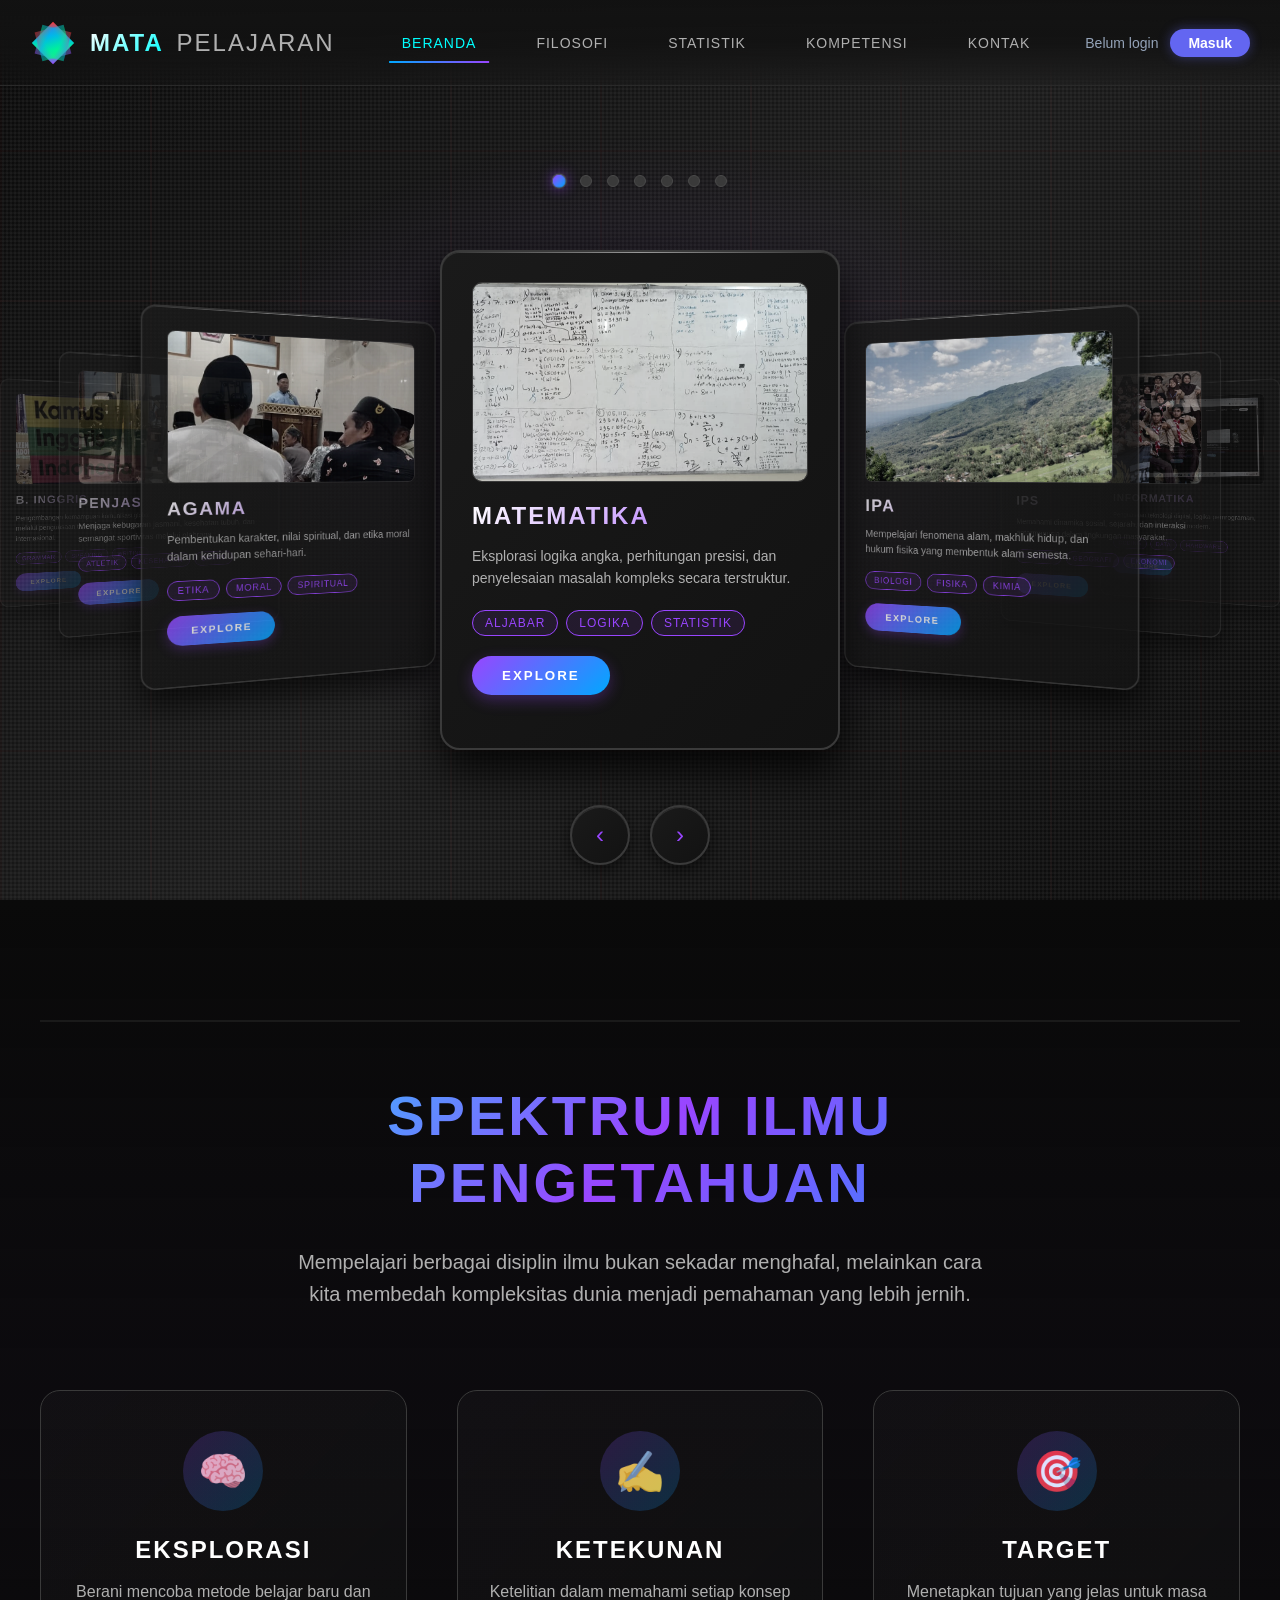
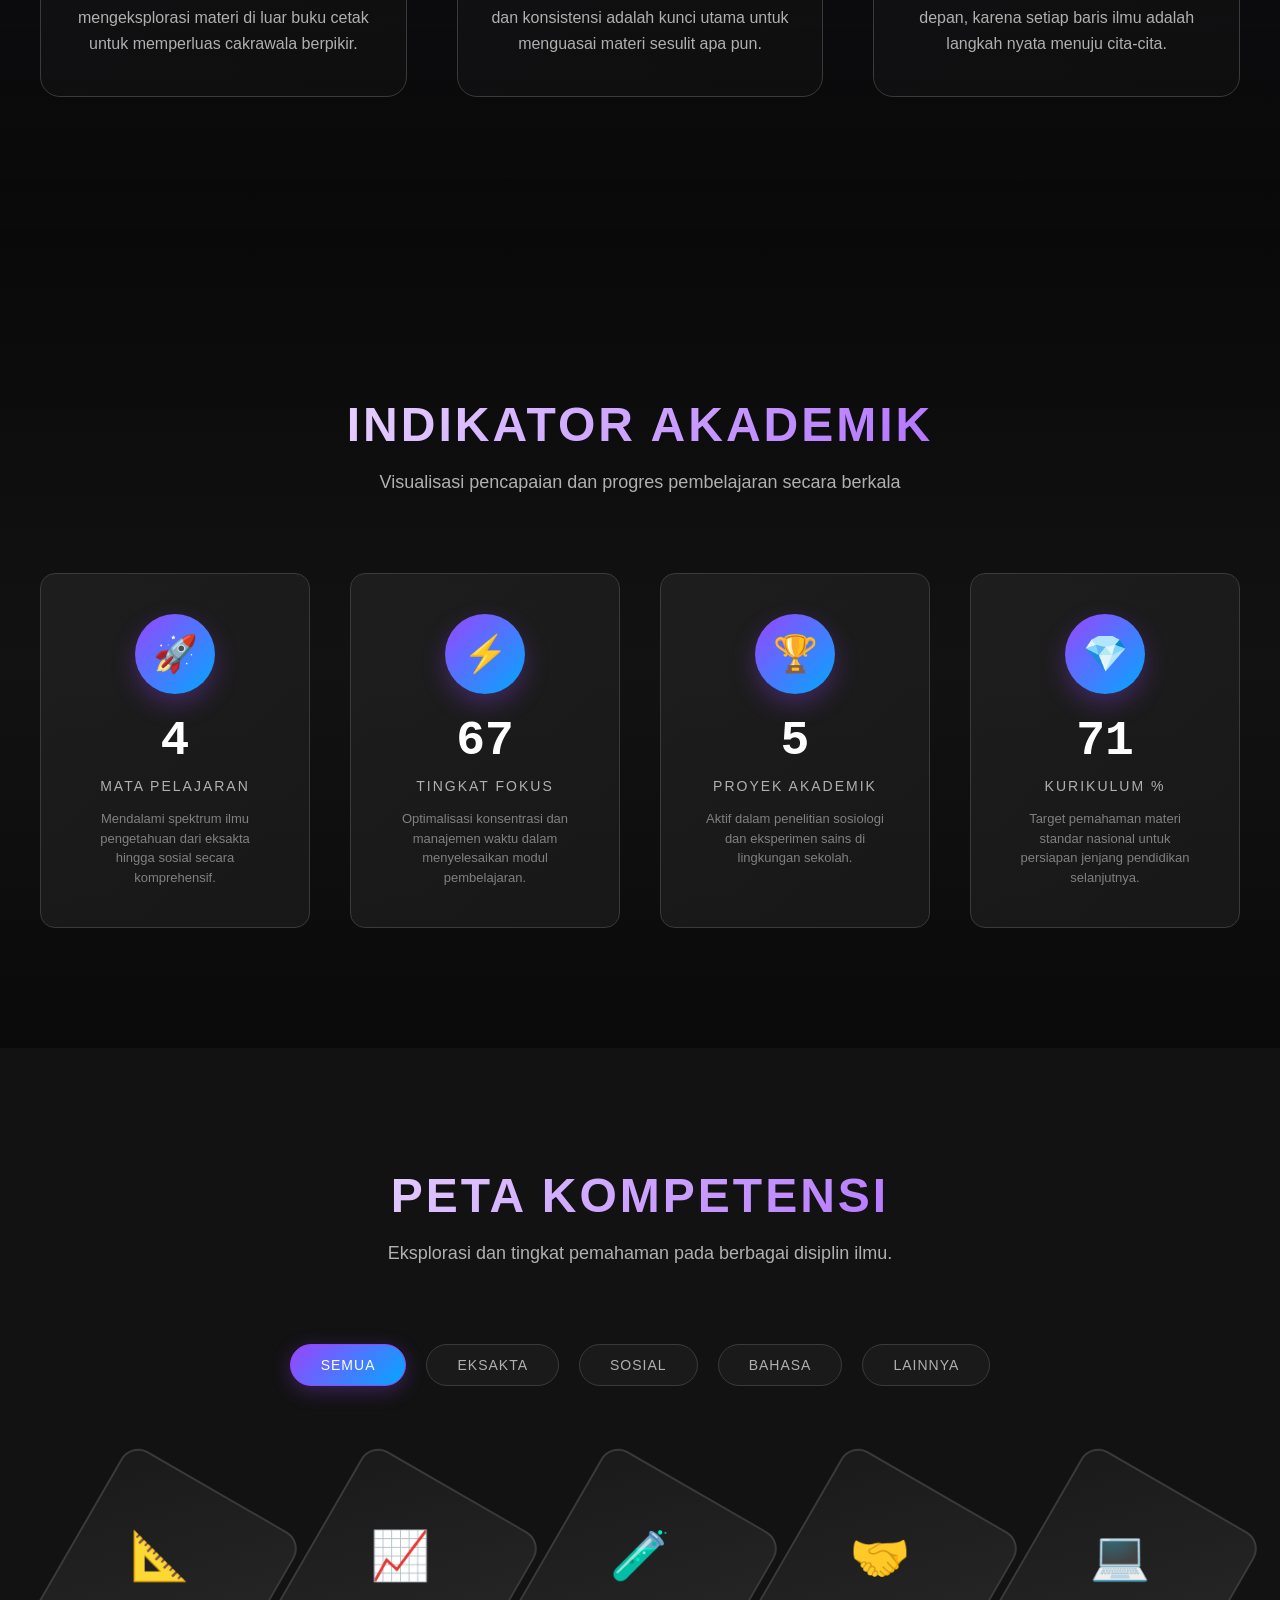
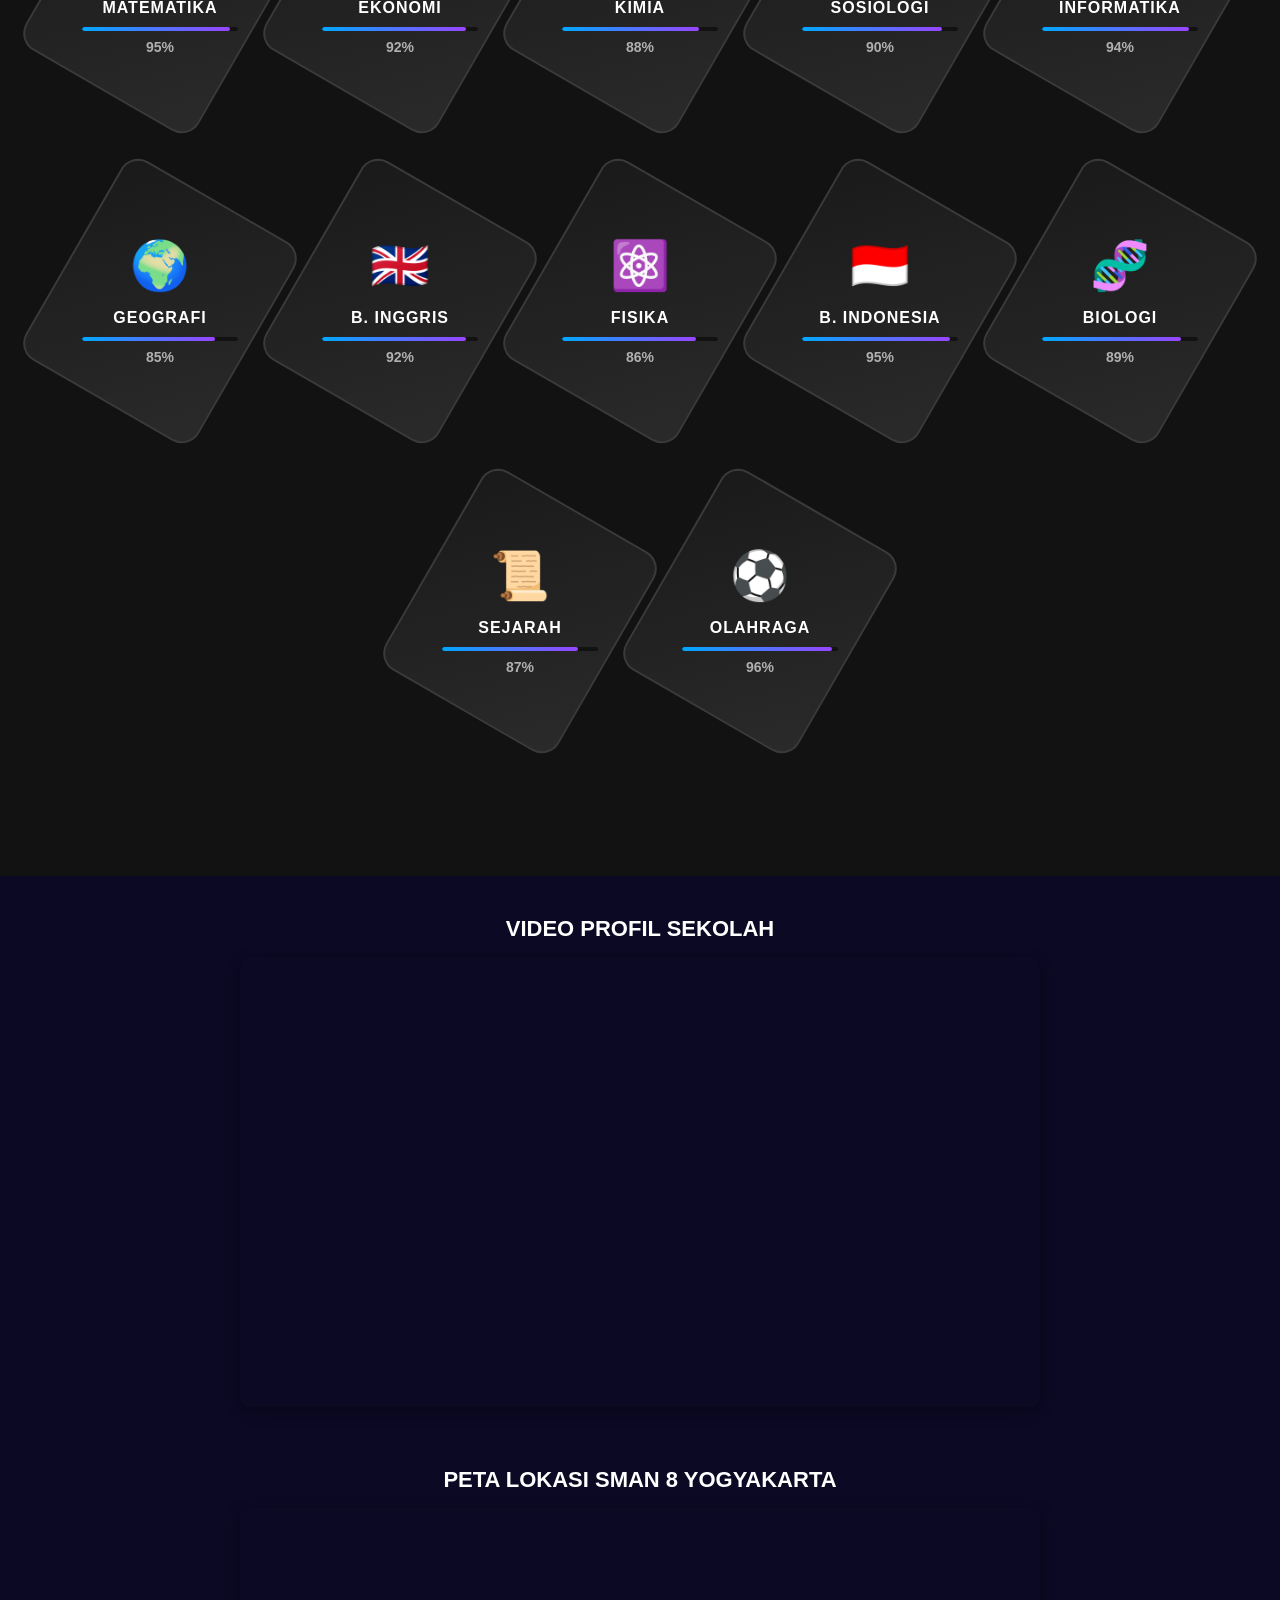
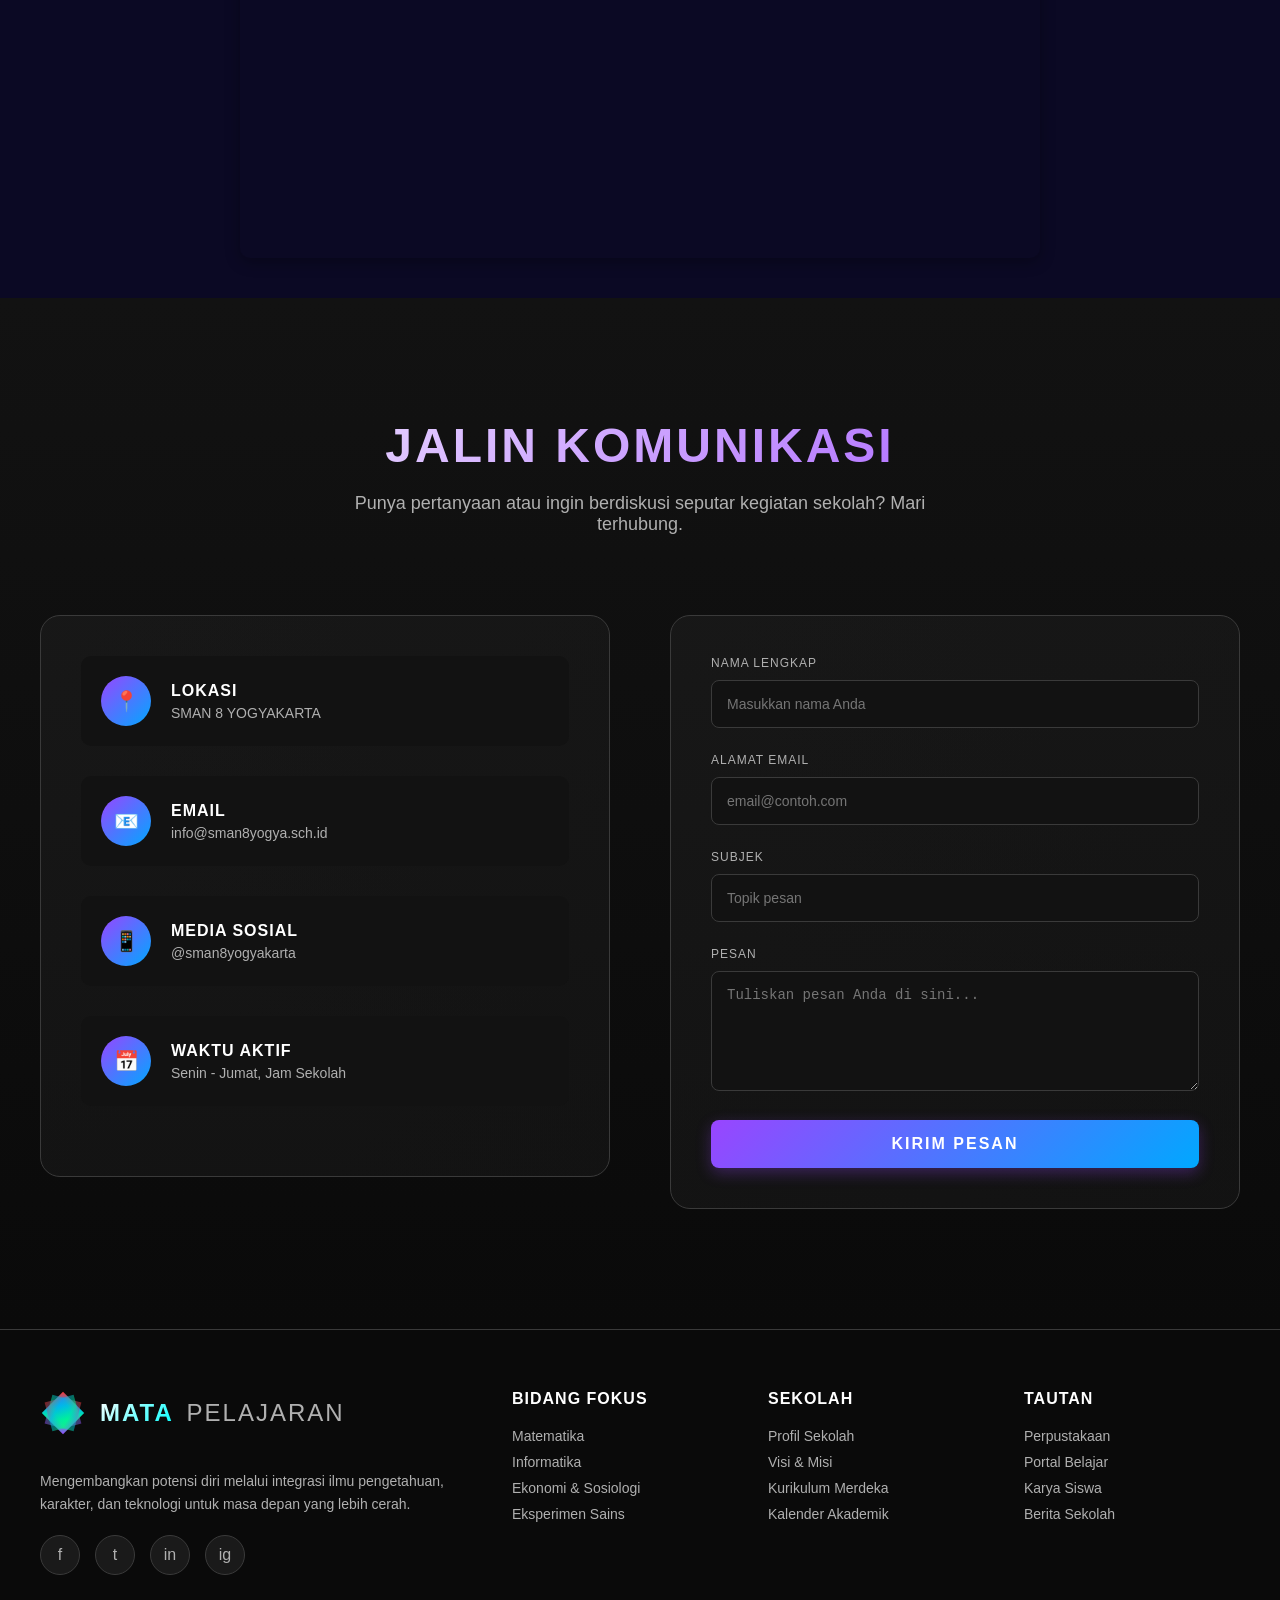
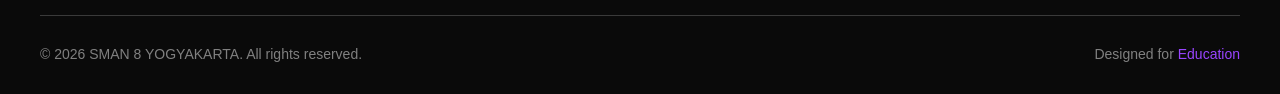
<file: index.html>
<!DOCTYPE html>
<html lang="en">
<head>
    <meta charset="UTF-8">
    <meta name="viewport" content="width=device-width, initial-scale=1.0">
    <title>Mata Pelajaran</title>
    <link rel="stylesheet" href="templatemo-prism-flux.css">
<!-- 

TemplateMo 600 Prism Flux

https://templatemo.com/tm-600-prism-flux

-->
</head>
<body>
    <!-- Loading Screen -->
    <div class="loader" id="loader">
        <div class="loader-content">
            <div class="loader-prism">
                <div class="prism-face"></div>
                <div class="prism-face"></div>
                <div class="prism-face"></div>
            </div>
            <div style="color: var(--accent-purple); font-size: 18px; text-transform: uppercase; letter-spacing: 3px;">Menyusun Spektrum Pengetahuan...</div>
        </div>
    </div>

    <!-- Navigation Header -->
    <header class="header" id="header">
        <nav class="nav-container">
            <a href="#home" class="logo">
                <div class="logo-icon">
                    <div class="logo-prism">
                        <div class="prism-shape"></div>
                    </div>
                </div>
                <span class="logo-text">
                    <span class="prism">MATA</span>
                    <span class="flux">PELAJARAN</span>
                </span>
            </a>
            
<ul class="nav-menu" id="navMenu">
    <li><a href="#home" class="nav-link active">Beranda</a></li>
    <li><a href="#about" class="nav-link">Filosofi</a></li>
    <li><a href="#stats" class="nav-link">Statistik</a></li>
    <li><a href="#skills" class="nav-link">Kompetensi</a></li>
    <li><a href="#contact" class="nav-link">Kontak</a></li>
    
    <li style="display: flex; align-items: center; gap: 12px; margin-left: 20px;">
        <p id="userInfo" style="margin: 0; color: #94a3b8; font-size: 14px; font-family: sans-serif;">Belum login</p>
        <div id="authArea" style="display: inline-block;">
            <button onclick="goLogin()" class="nav-cta" style="cursor: pointer; background: #6366f1; color: #ffffff; font-weight: 600; padding: 6px 18px; border: none; border-radius: 20px; font-size: 14px; box-shadow: 0 0 12px rgba(99, 102, 241, 0.4); transition: all 0.3s ease;">Masuk</button>
        </div>
    </li>
</ul>
            
            <div class="menu-toggle" id="menuToggle">
                <span></span>
                <span></span>
                <span></span>
            </div>
        </nav>
    </header>

    <!-- Hero Section with 3D Carousel -->
    <section class="hero" id="home">
        <div class="carousel-container">
            <div class="carousel" id="carousel">
                <!-- Carousel items will be generated by JavaScript -->
            </div>
            
            <div class="carousel-controls">
                <button class="carousel-btn" id="prevBtn">‹</button>
                <button class="carousel-btn" id="nextBtn">›</button>
            </div>
            
            <div class="carousel-indicators" id="indicators">
                <!-- Indicators will be generated by JavaScript -->
            </div>
        </div>
    </section>

    <!-- NEW: Prism Philosophy Section (About) -->
   <section class="philosophy-section" id="about">
        <div class="philosophy-container">
            <div class="prism-line"></div>
            
            <h2 class="philosophy-headline">
                Spektrum Ilmu<br>Pengetahuan
            </h2>
            
            <p class="philosophy-subheading">
                Mempelajari berbagai disiplin ilmu bukan sekadar menghafal, melainkan cara kita membedah kompleksitas dunia menjadi pemahaman yang lebih jernih.
            </p>
            
            <div class="philosophy-pillars">
                <div class="pillar">
                    <div class="pillar-icon">🧠</div>
                    <h3 class="pillar-title">Eksplorasi</h3>
                    <p class="pillar-description">
                        Berani mencoba metode belajar baru dan mengeksplorasi materi di luar buku cetak untuk memperluas cakrawala berpikir.
                    </p>
                </div>
                
                <div class="pillar">
                    <div class="pillar-icon">✍️</div>
                    <h3 class="pillar-title">Ketekunan</h3>
                    <p class="pillar-description">
                        Ketelitian dalam memahami setiap konsep dan konsistensi adalah kunci utama untuk menguasai materi sesulit apa pun.
                    </p>
                </div>
                
                <div class="pillar">
                    <div class="pillar-icon">🎯</div>
                    <h3 class="pillar-title">Target</h3>
                    <p class="pillar-description">
                        Menetapkan tujuan yang jelas untuk masa depan, karena setiap baris ilmu adalah langkah nyata menuju cita-cita.
                    </p>
                </div>
            </div>
            
            <div class="philosophy-particles" id="particles"></div>
        </div>
    </section>
    <!-- Stats Section with Content -->
    <section class="stats-section" id="stats">
        <div class="section-header">
            <h2 class="section-title">Indikator Akademik</h2>
            <p class="section-subtitle">Visualisasi pencapaian dan progres pembelajaran secara berkala</p>
        </div>
        
       <div class="stats-grid">
    <div class="stat-card">
        <div class="stat-icon">🚀</div>
        <div class="stat-number" data-target="7">0</div>
        <div class="stat-label">Mata Pelajaran</div>
        <p class="stat-description">Mendalami spektrum ilmu pengetahuan dari eksakta hingga sosial secara komprehensif.</p>
    </div>
    
    <div class="stat-card">
        <div class="stat-icon">⚡</div>
        <div class="stat-number" data-target="95">0</div>
        <div class="stat-label">Tingkat Fokus</div>
        <p class="stat-description">Optimalisasi konsentrasi dan manajemen waktu dalam menyelesaikan modul pembelajaran.</p>
    </div>
    
    <div class="stat-card">
        <div class="stat-icon">🏆</div>
        <div class="stat-number" data-target="8">0</div>
        <div class="stat-label">Proyek Akademik</div>
        <p class="stat-description">Aktif dalam penelitian sosiologi dan eksperimen sains di lingkungan sekolah.</p>
    </div>
    
    <div class="stat-card">
        <div class="stat-icon">💎</div>
        <div class="stat-number" data-target="100">0</div>
        <div class="stat-label">Kurikulum %</div>
        <p class="stat-description">Target pemahaman materi standar nasional untuk persiapan jenjang pendidikan selanjutnya.</p>
    </div>
</div>
    </section>

    <!-- Enhanced Skills Section - Technical Arsenal -->
  <section class="skills-section" id="skills">
    <div class="skills-container">
        <div class="section-header">
            <h2 class="section-title">Peta Kompetensi</h2>
            <p class="section-subtitle">Eksplorasi dan tingkat pemahaman pada berbagai disiplin ilmu.</p>
        </div>
        
        <div class="skill-categories">
            <div class="category-tab active" data-category="all">Semua</div>
            <div class="category-tab" data-category="frontend">Eksakta</div>
            <div class="category-tab" data-category="backend">Sosial</div>
            <div class="category-tab" data-category="cloud">Bahasa</div>
            <div class="category-tab" data-category="emerging">Lainnya</div>
        </div>

        <div class="skills-hexagon-grid" id="skillsGrid">
            </div>
    </div>
</section>

    <section id="video-sekolah" style="padding: 40px 20px; text-align: center; background: #0b0924;">
        <div style="max-width: 800px; margin: 0 auto;">
            <h3 style="color: #ffffff; margin-bottom: 15px; font-size: 22px; text-transform: uppercase;">Video Profil Sekolah</h3>
            <div style="position: relative; padding-bottom: 56.25%; height: 0; overflow: hidden; border-radius: 10px; box-shadow: 0 4px 15px rgba(0,0,0,0.3);">
                <iframe 
                    style="position: absolute; top: 0; left: 0; width: 100%; height: 100%; border: 0;"
                    src="https://www.youtube.com/embed/ll1yH1oTkxI?si=ECNpLShwLVxwGXsf" 
                    title="YouTube video player" 
                    allow="accelerometer; autoplay; clipboard-write; encrypted-media; gyroscope; picture-in-picture; web-share" 
                    referrerpolicy="strict-origin-when-cross-origin" 
                    allowfullscreen>
                </iframe>
            </div>
        </div>
   </section>

    <section id="maps-sekolah" style="padding: 20px 20px 40px 20px; text-align: center; background: #0b0924;">
        <div style="max-width: 800px; margin: 0 auto;">
            <h3 style="color: #ffffff; margin-bottom: 15px; font-size: 22px; text-transform: uppercase;">Peta Lokasi SMAN 8 Yogyakarta</h3>
            <div style="border-radius: 10px; overflow: hidden; box-shadow: 0 4px 15px rgba(0,0,0,0.3); height: 350px;">
                <iframe 
                    src="https://www.google.com/maps/embed?pb=!1m18!1m12!1m3!1d3953.035579951717!2d110.39294527588322!3d-7.786043677259166!2m3!1f0!2f0!3f0!3m2!1i1024!2i768!4f13.1!3m3!1m2!1s0x2e7a59db062cfab7%3A0x2db4f808db39d73d!2sSMA%20Negeri%208%20Yogyakarta!5e0!3m2!1sid!2sid!4v1717887654321!5m2!1sid!2sid" 
                    width="100%" 
                    height="100%" 
                    style="border:0;" 
                    allowfullscreen="" 
                    loading="lazy" 
                    referrerpolicy="no-referrer-when-downgrade">
                </iframe>
            </div>
        </div>
   </section>
    
    <!-- Contact Section -->
   <section class="contact-section" id="contact">
        <div class="section-header">
            <h2 class="section-title">Jalin Komunikasi</h2>
            <p class="section-subtitle">Punya pertanyaan atau ingin berdiskusi seputar kegiatan sekolah? Mari terhubung.</p>
        </div>
        
        <div class="contact-container">
            <div class="contact-info">
                <a href="https://www.google.com/maps/search/SMAN+8+YOGYAKARTA" target="_blank" class="info-item">
                    <div class="info-icon">📍</div>
                    <div class="info-text">
                        <h4>Lokasi</h4>
                        <p>SMAN 8 YOGYAKARTA</p>
                    </div>
                </a>
                
                <a href="mailto:info@sman8yogya.sch.id" class="info-item">
                    <div class="info-icon">📧</div>
                    <div class="info-text">
                        <h4>Email</h4>
                        <p>info@sman8yogya.sch.id</p>
                    </div>
                </a>
                
                <a href="https://instagram.com/sman8yogyakarta" target="_blank" class="info-item">
                    <div class="info-icon">📱</div>
                    <div class="info-text">
                        <h4>Media Sosial</h4>
                        <p>@sman8yogyakarta</p>
                    </div>
                </a>
                
                <div class="info-item">
                    <div class="info-icon">📅</div>
                    <div class="info-text">
                        <h4>Waktu Aktif</h4>
                        <p>Senin - Jumat, Jam Sekolah</p>
                    </div>
                </div>
            </div>
            
            <form class="contact-form" id="contactForm">
                <div class="form-group">
                    <label for="name">Nama Lengkap</label>
                    <input type="text" id="name" name="name" placeholder="Masukkan nama Anda" required>
                </div>
                
                <div class="form-group">
                    <label for="email">Alamat Email</label>
                    <input type="email" id="email" name="email" placeholder="email@contoh.com" required>
                </div>
                
                <div class="form-group">
                    <label for="subject">Subjek</label>
                    <input type="text" id="subject" name="subject" placeholder="Topik pesan" required>
                </div>
                
                <div class="form-group">
                    <label for="message">Pesan</label>
                    <textarea id="message" name="message" placeholder="Tuliskan pesan Anda di sini..." required></textarea>
                </div>
                
                <button type="submit" class="submit-btn">KIRIM PESAN</button>
            </form>
        </div>
    </section>
    <!-- Footer -->
    <footer class="footer">
        <div class="footer-content">
            <div class="footer-brand">
                <div class="footer-logo">
                    <div class="logo-icon">
                        <div class="logo-prism">
                            <div class="prism-shape"></div>
                        </div>
                    </div>
                    <span class="logo-text">
                        <span class="prism">MATA</span>
                        <span class="flux">PELAJARAN</span>
                    </span>
                </div>
              <p class="footer-description">
            Mengembangkan potensi diri melalui integrasi ilmu pengetahuan, karakter, dan teknologi untuk masa depan yang lebih cerah.
        </p>
        <div class="footer-social">
            <a href="#" class="social-icon">f</a>
            <a href="#" class="social-icon">t</a>
            <a href="#" class="social-icon">in</a>
            <a href="https://instagram.com/sman8yogyakarta" target="_blank" class="social-icon">ig</a>
        </div>
    </div>
    
    <div class="footer-section">
        <h4>Bidang Fokus</h4>
        <div class="footer-links">
            <a href="#skills">Matematika</a>
            <a href="#skills">Informatika</a>
            <a href="#skills">Ekonomi & Sosiologi</a>
            <a href="#skills">Eksperimen Sains</a>
        </div>
    </div>
    
    <div class="footer-section">
        <h4>Sekolah</h4>
        <div class="footer-links">
            <a href="#about">Profil Sekolah</a>
            <a href="#about">Visi & Misi</a>
            <a href="#">Kurikulum Merdeka</a>
            <a href="#">Kalender Akademik</a>
        </div>
    </div>
    
    <div class="footer-section">
        <h4>Tautan</h4>
        <div class="footer-links">
            <a href="#">Perpustakaan</a>
            <a href="#">Portal Belajar</a>
            <a href="#">Karya Siswa</a>
            <a href="#">Berita Sekolah</a>
        </div>
    </div>
</div>

<div class="footer-bottom">
    <div class="copyright">
        © 2026 SMAN 8 YOGYAKARTA. All rights reserved.
    </div>
    <div class="footer-credits">
        Designed for <a href="#" rel="nofollow">Education</a>
    </div>
</div>
</footer>

<script src="templatemo-prism-scripts.js"></script>
<script>
    function goLogin() {
        const authButton = document.querySelector('#authArea button');
        
        if (authButton && authButton.textContent === 'LOGOUT') {
            // JIKA LOGOUT: Hapus semua data sesi di browser
            sessionStorage.removeItem('isLoggedIn');
            sessionStorage.removeItem('loggedInUser');
            
            // Kembalikan tampilan navbar ke default awal
            const userInfo = document.getElementById('userInfo');
            if (userInfo) userInfo.textContent = 'Belum login';
            
            authButton.textContent = 'Masuk';
            authButton.style.background = '#6366f1';
            authButton.style.color = '#ffffff';
            authButton.style.border = 'none';
            authButton.style.boxShadow = '0 0 12px rgba(99, 102, 241, 0.4)';
        } else {
            // DIUBAH: Mengarah ke file login.html di dalam folder admin baru Anda
            window.location.href = "login/index.html";
        }
    }

    document.addEventListener('DOMContentLoaded', () => {
        const userInfo = document.getElementById('userInfo');
        const authButton = document.querySelector('#authArea button');
        
        // Mengambil status login dan username dari sessionStorage
        let isLoggedIn = sessionStorage.getItem('isLoggedIn') === 'true';
        let activeUser = sessionStorage.getItem('loggedInUser');
        
        // PENGAMAN HAK AKSES: Jika yang login adalah 'Admin', dia tidak boleh melihat halaman ini (Beranda Siswa)
        // Dia harus dipaksa tetap berada di dalam dashboard adminnya sendiri
        if (isLoggedIn && activeUser && activeUser.toLowerCase() === 'admin') {
            window.location.href = "admin/index.html";
            return; // Hentikan script agar halaman beranda tidak sempat dimuat
        }
        
        // Cek jika yang login adalah siswa aktif
        if (isLoggedIn && activeUser) {
            if (userInfo) {
                // Menampilkan nama siswa secara dinamis sesuai input login
                userInfo.innerHTML = `Halo, <span style="color: #6366f1; font-weight: bold;">${activeUser}</span>`;
            }
            
            if (authButton) {
                // Mengubah tombol menjadi LOGOUT sesuai instruksi LKPD
                authButton.textContent = 'LOGOUT';
                authButton.style.background = '#ffffff';
                authButton.style.color = '#1e1b4b';
                authButton.style.border = '1px solid #1e1b4b';
                authButton.style.boxShadow = 'none';
            }
        }
    });
</script>
</body>
</file>
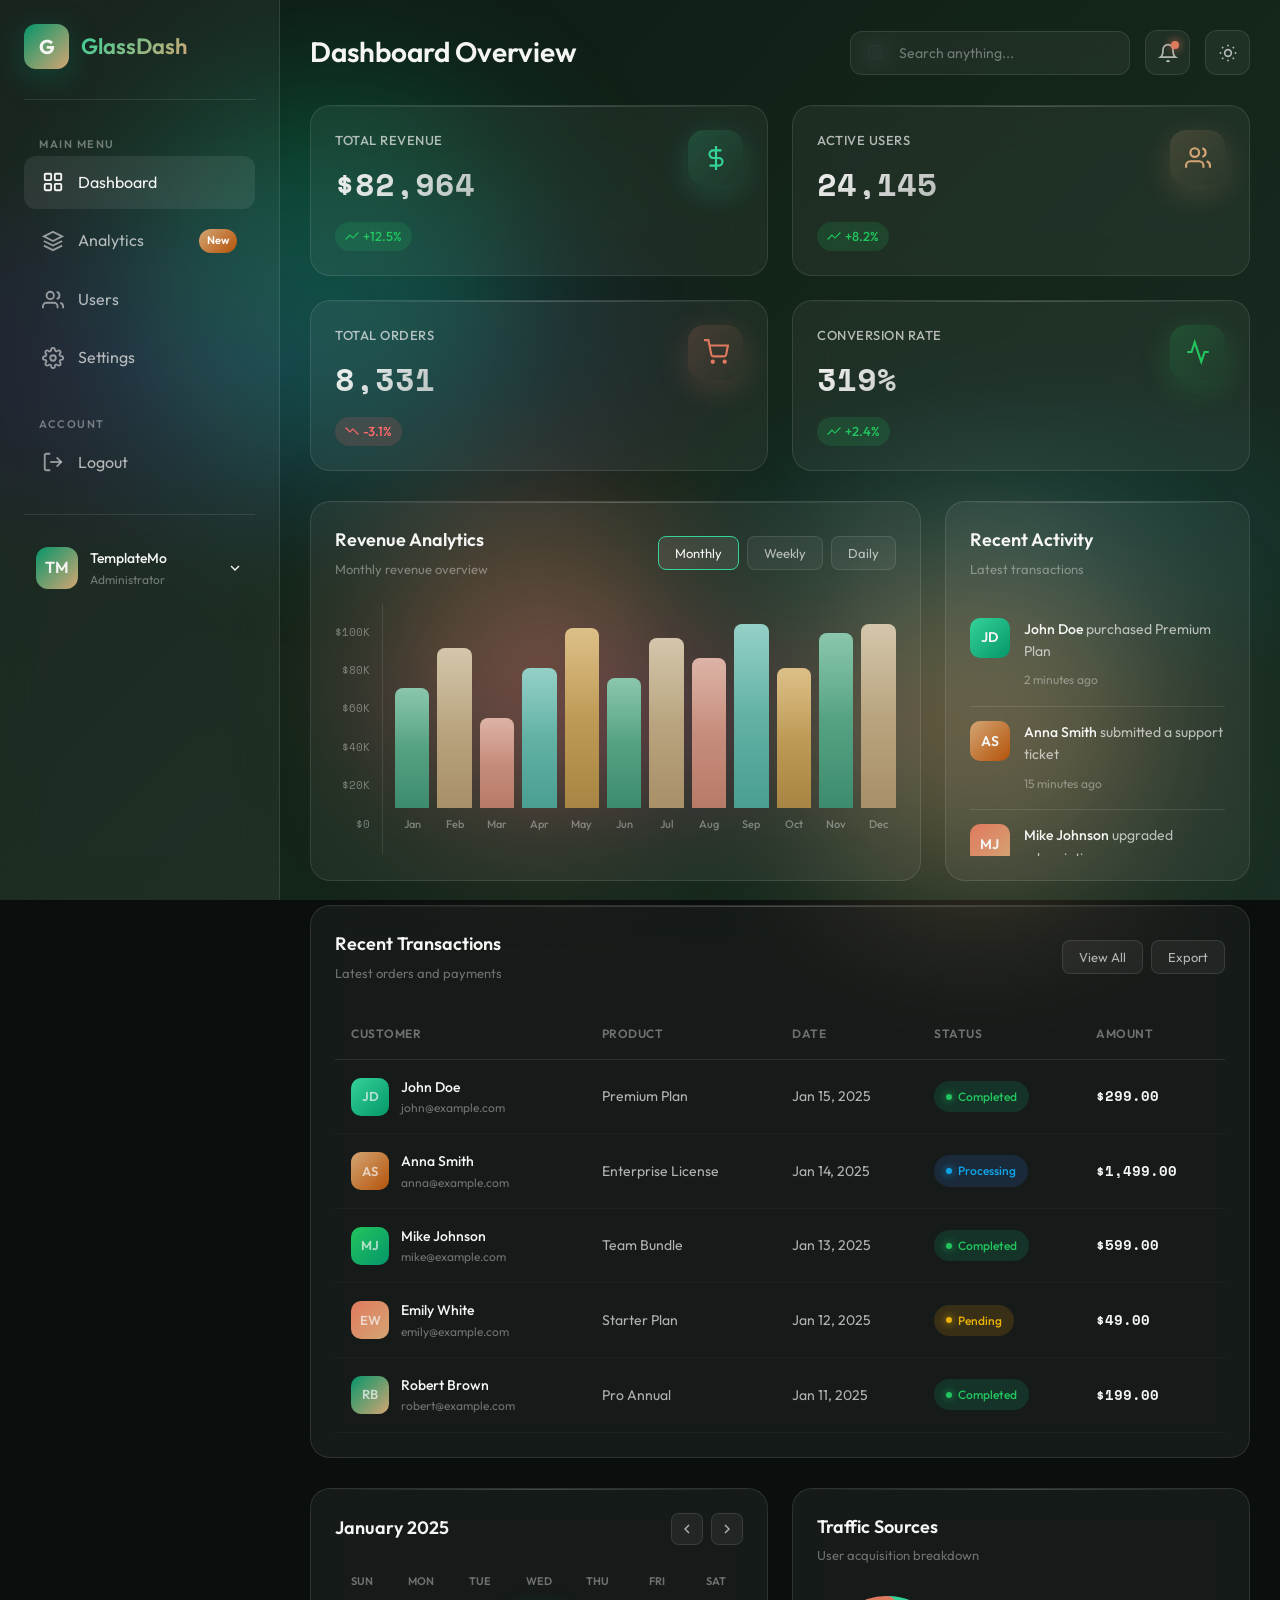
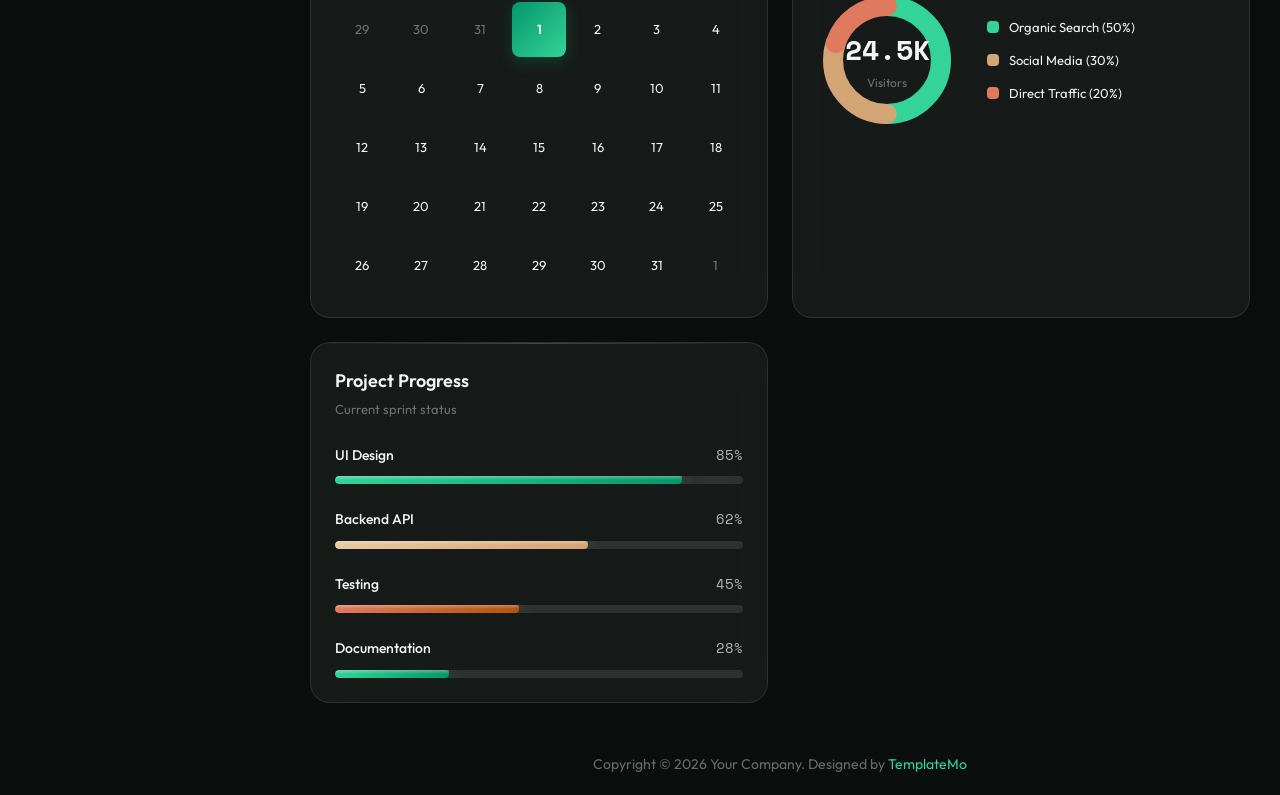
<file: admin/index.html>
<!DOCTYPE html>
<html lang="en">
<head>
    <meta charset="UTF-8">
    <meta name="viewport" content="width=device-width, initial-scale=1.0">
    <title>GlassAdmin Dashboard - 3D Glassmorphism Dashboard</title>
    <meta name="description" content="3D Glassmorphism Dashboard Template by TemplateMo">
    <link rel="preconnect" href="https://fonts.googleapis.com">
    <link rel="preconnect" href="https://fonts.gstatic.com" crossorigin>
    <link href="https://fonts.googleapis.com/css2?family=Outfit:wght@300;400;500;600;700&family=Space+Mono:wght@400;700&display=swap" rel="stylesheet">
    <link rel="stylesheet" href="templatemo-glass-admin-style.css">
    <!--

TemplateMo 607 Glass Admin

https://templatemo.com/tm-607-glass-admin

-->
</head>
<body>
    <!-- Animated Background -->
    <div class="background"></div>
    <div class="orb orb-1"></div>
    <div class="orb orb-2"></div>
    <div class="orb orb-3"></div>

    <div class="dashboard">
        <!-- Sidebar -->
        <aside class="sidebar" id="sidebar">
            <div class="sidebar-header">
                <div class="logo">G</div>
                <span class="logo-text">GlassDash</span>
            </div>

            <ul class="nav-menu">
                <li class="nav-section">
                    <span class="nav-section-title">Main Menu</span>
                    <ul>
                        <li class="nav-item">
                            <a href="index.html" class="nav-link active">
                                <svg class="nav-icon" viewBox="0 0 24 24" fill="none" stroke="currentColor" stroke-width="2">
                                    <rect x="3" y="3" width="7" height="7" rx="1"/>
                                    <rect x="14" y="3" width="7" height="7" rx="1"/>
                                    <rect x="3" y="14" width="7" height="7" rx="1"/>
                                    <rect x="14" y="14" width="7" height="7" rx="1"/>
                                </svg>
                                Dashboard
                            </a>
                        </li>
                        <li class="nav-item">
                            <a href="analytics.html" class="nav-link">
                                <svg class="nav-icon" viewBox="0 0 24 24" fill="none" stroke="currentColor" stroke-width="2">
                                    <path d="M12 2L2 7l10 5 10-5-10-5z"/>
                                    <path d="M2 17l10 5 10-5"/>
                                    <path d="M2 12l10 5 10-5"/>
                                </svg>
                                Analytics
                                <span class="nav-badge">New</span>
                            </a>
                        </li>
                        <li class="nav-item">
                            <a href="users.html" class="nav-link">
                                <svg class="nav-icon" viewBox="0 0 24 24" fill="none" stroke="currentColor" stroke-width="2">
                                    <path d="M17 21v-2a4 4 0 0 0-4-4H5a4 4 0 0 0-4 4v2"/>
                                    <circle cx="9" cy="7" r="4"/>
                                    <path d="M23 21v-2a4 4 0 0 0-3-3.87"/>
                                    <path d="M16 3.13a4 4 0 0 1 0 7.75"/>
                                </svg>
                                Users
                            </a>
                        </li>
                        <li class="nav-item">
                            <a href="settings.html" class="nav-link">
                                <svg class="nav-icon" viewBox="0 0 24 24" fill="none" stroke="currentColor" stroke-width="2">
                                    <circle cx="12" cy="12" r="3"/>
                                    <path d="M19.4 15a1.65 1.65 0 0 0 .33 1.82l.06.06a2 2 0 0 1 0 2.83 2 2 0 0 1-2.83 0l-.06-.06a1.65 1.65 0 0 0-1.82-.33 1.65 1.65 0 0 0-1 1.51V21a2 2 0 0 1-2 2 2 2 0 0 1-2-2v-.09A1.65 1.65 0 0 0 9 19.4a1.65 1.65 0 0 0-1.82.33l-.06.06a2 2 0 0 1-2.83 0 2 2 0 0 1 0-2.83l.06-.06a1.65 1.65 0 0 0 .33-1.82 1.65 1.65 0 0 0-1.51-1H3a2 2 0 0 1-2-2 2 2 0 0 1 2-2h.09A1.65 1.65 0 0 0 4.6 9a1.65 1.65 0 0 0-.33-1.82l-.06-.06a2 2 0 0 1 0-2.83 2 2 0 0 1 2.83 0l.06.06a1.65 1.65 0 0 0 1.82.33H9a1.65 1.65 0 0 0 1-1.51V3a2 2 0 0 1 2-2 2 2 0 0 1 2 2v.09a1.65 1.65 0 0 0 1 1.51 1.65 1.65 0 0 0 1.82-.33l.06-.06a2 2 0 0 1 2.83 0 2 2 0 0 1 0 2.83l-.06.06a1.65 1.65 0 0 0-.33 1.82V9a1.65 1.65 0 0 0 1.51 1H21a2 2 0 0 1 2 2 2 2 0 0 1-2 2h-.09a1.65 1.65 0 0 0-1.51 1z"/>
                                </svg>
                                Settings
                            </a>
                        </li>
                    </ul>
                </li>

                <li class="nav-section">
                    <span class="nav-section-title">Account</span>
                    <ul>
                        <li class="nav-item">
                            <a href="login.html" class="nav-link">
                                <svg class="nav-icon" viewBox="0 0 24 24" fill="none" stroke="currentColor" stroke-width="2">
                                    <path d="M9 21H5a2 2 0 0 1-2-2V5a2 2 0 0 1 2-2h4"/>
                                    <polyline points="16 17 21 12 16 7"/>
                                    <line x1="21" y1="12" x2="9" y2="12"/>
                                </svg>
                                Logout
                            </a>
                        </li>
                    </ul>
                </li>
            </ul>

            <div class="sidebar-footer">
                <div class="user-profile">
                    <div class="user-avatar">TM</div>
                    <div class="user-info">
                        <div class="user-name">TemplateMo</div>
                        <div class="user-role">Administrator</div>
                    </div>
                    <svg width="16" height="16" viewBox="0 0 24 24" fill="none" stroke="currentColor" stroke-width="2">
                        <polyline points="6 9 12 15 18 9"/>
                    </svg>
                </div>
            </div>
        </aside>

        <!-- Main Content -->
        <main class="main-content">
            <!-- Top Navbar -->
            <nav class="navbar">
                <h1 class="page-title">Dashboard Overview</h1>
                <div class="navbar-right">
                    <div class="search-box">
                        <svg class="search-icon" viewBox="0 0 24 24" fill="none" stroke="currentColor" stroke-width="2">
                            <circle cx="11" cy="11" r="8"/>
                            <line x1="21" y1="21" x2="16.65" y2="16.65"/>
                        </svg>
                        <input type="text" class="search-input" placeholder="Search anything...">
                    </div>
                    <button class="nav-btn">
                        <svg viewBox="0 0 24 24" fill="none" stroke="currentColor" stroke-width="2">
                            <path d="M18 8A6 6 0 0 0 6 8c0 7-3 9-3 9h18s-3-2-3-9"/>
                            <path d="M13.73 21a2 2 0 0 1-3.46 0"/>
                        </svg>
                        <span class="notification-dot"></span>
                    </button>
                    <button class="nav-btn" id="theme-toggle" title="Toggle Light/Dark Mode">
                        <svg class="icon-sun" viewBox="0 0 24 24" fill="none" stroke="currentColor" stroke-width="2">
                            <circle cx="12" cy="12" r="4"/>
                            <path d="M12 2v2"/><path d="M12 20v2"/>
                            <path d="M4.93 4.93l1.41 1.41"/><path d="M17.66 17.66l1.41 1.41"/>
                            <path d="M2 12h2"/><path d="M20 12h2"/>
                            <path d="M6.34 17.66l-1.41 1.41"/><path d="M19.07 4.93l-1.41 1.41"/>
                        </svg>
                        <svg class="icon-moon" viewBox="0 0 24 24" fill="none" stroke="currentColor" stroke-width="2" style="display: none;">
                            <path d="M21 12.79A9 9 0 1 1 11.21 3 7 7 0 0 0 21 12.79z"/>
                        </svg>
                    </button>
                </div>
            </nav>

            <!-- Stats Cards -->
            <section class="stats-grid">
                <div class="glass-card glass-card-3d stat-card">
                    <div class="stat-card-inner">
                        <div class="stat-info">
                            <h3>Total Revenue</h3>
                            <div class="stat-value">$84,254</div>
                            <span class="stat-change positive">
                                <svg width="14" height="14" viewBox="0 0 24 24" fill="none" stroke="currentColor" stroke-width="2"><polyline points="23 6 13.5 15.5 8.5 10.5 1 18"/></svg>
                                +12.5%
                            </span>
                        </div>
                        <div class="stat-icon cyan">
                            <svg viewBox="0 0 24 24" fill="none" stroke="var(--emerald-light)" stroke-width="2">
                                <line x1="12" y1="1" x2="12" y2="23"/><path d="M17 5H9.5a3.5 3.5 0 0 0 0 7h5a3.5 3.5 0 0 1 0 7H6"/>
                            </svg>
                        </div>
                    </div>
                </div>

                <div class="glass-card glass-card-3d stat-card">
                    <div class="stat-card-inner">
                        <div class="stat-info">
                            <h3>Active Users</h3>
                            <div class="stat-value">24,521</div>
                            <span class="stat-change positive">
                                <svg width="14" height="14" viewBox="0 0 24 24" fill="none" stroke="currentColor" stroke-width="2"><polyline points="23 6 13.5 15.5 8.5 10.5 1 18"/></svg>
                                +8.2%
                            </span>
                        </div>
                        <div class="stat-icon magenta">
                            <svg viewBox="0 0 24 24" fill="none" stroke="var(--gold)" stroke-width="2">
                                <path d="M17 21v-2a4 4 0 0 0-4-4H5a4 4 0 0 0-4 4v2"/><circle cx="9" cy="7" r="4"/>
                                <path d="M23 21v-2a4 4 0 0 0-3-3.87"/><path d="M16 3.13a4 4 0 0 1 0 7.75"/>
                            </svg>
                        </div>
                    </div>
                </div>

                <div class="glass-card glass-card-3d stat-card">
                    <div class="stat-card-inner">
                        <div class="stat-info">
                            <h3>Total Orders</h3>
                            <div class="stat-value">8,461</div>
                            <span class="stat-change negative">
                                <svg width="14" height="14" viewBox="0 0 24 24" fill="none" stroke="currentColor" stroke-width="2"><polyline points="23 18 13.5 8.5 8.5 13.5 1 6"/></svg>
                                -3.1%
                            </span>
                        </div>
                        <div class="stat-icon purple">
                            <svg viewBox="0 0 24 24" fill="none" stroke="var(--coral)" stroke-width="2">
                                <circle cx="9" cy="21" r="1"/><circle cx="20" cy="21" r="1"/>
                                <path d="M1 1h4l2.68 13.39a2 2 0 0 0 2 1.61h9.72a2 2 0 0 0 2-1.61L23 6H6"/>
                            </svg>
                        </div>
                    </div>
                </div>

                <div class="glass-card glass-card-3d stat-card">
                    <div class="stat-card-inner">
                        <div class="stat-info">
                            <h3>Conversion Rate</h3>
                            <div class="stat-value">3.24%</div>
                            <span class="stat-change positive">
                                <svg width="14" height="14" viewBox="0 0 24 24" fill="none" stroke="currentColor" stroke-width="2"><polyline points="23 6 13.5 15.5 8.5 10.5 1 18"/></svg>
                                +2.4%
                            </span>
                        </div>
                        <div class="stat-icon success">
                            <svg viewBox="0 0 24 24" fill="none" stroke="var(--success)" stroke-width="2">
                                <polyline points="22 12 18 12 15 21 9 3 6 12 2 12"/>
                            </svg>
                        </div>
                    </div>
                </div>
            </section>

            <!-- Content Grid -->
            <section class="content-grid">
                <!-- Chart Card -->
                <div class="glass-card chart-card">
                    <div class="card-header">
                        <div>
                            <h2 class="card-title">Revenue Analytics</h2>
                            <p class="card-subtitle">Monthly revenue overview</p>
                        </div>
                        <div class="card-actions">
                            <button class="card-btn active">Monthly</button>
                            <button class="card-btn">Weekly</button>
                            <button class="card-btn">Daily</button>
                        </div>
                    </div>
                    <div class="chart-wrapper">
                        <div class="chart-container">
                            <div class="chart-y-axis">
                                <span class="y-value">$100K</span>
                                <span class="y-value">$80K</span>
                                <span class="y-value">$60K</span>
                                <span class="y-value">$40K</span>
                                <span class="y-value">$20K</span>
                                <span class="y-value">$0</span>
                            </div>
                            <div class="chart-placeholder">
                                <div class="chart-bar-group"><div class="chart-bar bar-emerald" style="height: 120px;"></div><span class="chart-label">Jan</span></div>
                                <div class="chart-bar-group"><div class="chart-bar bar-gold" style="height: 160px;"></div><span class="chart-label">Feb</span></div>
                                <div class="chart-bar-group"><div class="chart-bar bar-coral" style="height: 90px;"></div><span class="chart-label">Mar</span></div>
                                <div class="chart-bar-group"><div class="chart-bar bar-teal" style="height: 140px;"></div><span class="chart-label">Apr</span></div>
                                <div class="chart-bar-group"><div class="chart-bar bar-amber" style="height: 180px;"></div><span class="chart-label">May</span></div>
                                <div class="chart-bar-group"><div class="chart-bar bar-emerald" style="height: 130px;"></div><span class="chart-label">Jun</span></div>
                                <div class="chart-bar-group"><div class="chart-bar bar-gold" style="height: 170px;"></div><span class="chart-label">Jul</span></div>
                                <div class="chart-bar-group"><div class="chart-bar bar-coral" style="height: 150px;"></div><span class="chart-label">Aug</span></div>
                                <div class="chart-bar-group"><div class="chart-bar bar-teal" style="height: 190px;"></div><span class="chart-label">Sep</span></div>
                                <div class="chart-bar-group"><div class="chart-bar bar-amber" style="height: 140px;"></div><span class="chart-label">Oct</span></div>
                                <div class="chart-bar-group"><div class="chart-bar bar-emerald" style="height: 175px;"></div><span class="chart-label">Nov</span></div>
                                <div class="chart-bar-group"><div class="chart-bar bar-gold" style="height: 200px;"></div><span class="chart-label">Dec</span></div>
                            </div>
                        </div>
                    </div>
                </div>

                <!-- Activity Feed -->
                <div class="glass-card activity-card">
                    <div class="card-header">
                        <div>
                            <h2 class="card-title">Recent Activity</h2>
                            <p class="card-subtitle">Latest transactions</p>
                        </div>
                    </div>
                    <div class="activity-list">
                        <div class="activity-item">
                            <div class="activity-avatar" style="background: linear-gradient(135deg, var(--emerald-light), var(--emerald));">JD</div>
                            <div class="activity-content">
                                <p class="activity-text"><strong>John Doe</strong> purchased Premium Plan</p>
                                <span class="activity-time">2 minutes ago</span>
                            </div>
                        </div>
                        <div class="activity-item">
                            <div class="activity-avatar" style="background: linear-gradient(135deg, var(--gold), var(--amber));">AS</div>
                            <div class="activity-content">
                                <p class="activity-text"><strong>Anna Smith</strong> submitted a support ticket</p>
                                <span class="activity-time">15 minutes ago</span>
                            </div>
                        </div>
                        <div class="activity-item">
                            <div class="activity-avatar" style="background: linear-gradient(135deg, var(--coral), var(--gold));">MJ</div>
                            <div class="activity-content">
                                <p class="activity-text"><strong>Mike Johnson</strong> upgraded subscription</p>
                                <span class="activity-time">1 hour ago</span>
                            </div>
                        </div>
                        <div class="activity-item">
                            <div class="activity-avatar" style="background: linear-gradient(135deg, var(--success), var(--emerald));">EW</div>
                            <div class="activity-content">
                                <p class="activity-text"><strong>Emily White</strong> completed onboarding</p>
                                <span class="activity-time">2 hours ago</span>
                            </div>
                        </div>
                        <div class="activity-item">
                            <div class="activity-avatar" style="background: linear-gradient(135deg, var(--warning), var(--gold));">RB</div>
                            <div class="activity-content">
                                <p class="activity-text"><strong>Robert Brown</strong> requested refund</p>
                                <span class="activity-time">3 hours ago</span>
                            </div>
                        </div>
                    </div>
                </div>

                <!-- Data Table -->
                <div class="glass-card table-card">
                    <div class="card-header">
                        <div>
                            <h2 class="card-title">Recent Transactions</h2>
                            <p class="card-subtitle">Latest orders and payments</p>
                        </div>
                        <div class="card-actions">
                            <button class="card-btn">View All</button>
                            <button class="card-btn">Export</button>
                        </div>
                    </div>
                    <div class="table-wrapper">
                        <table class="data-table">
                            <thead>
                                <tr>
                                    <th>Customer</th>
                                    <th>Product</th>
                                    <th>Date</th>
                                    <th>Status</th>
                                    <th>Amount</th>
                                </tr>
                            </thead>
                            <tbody>
                                <tr>
                                    <td><div class="table-user"><div class="table-avatar" style="background: linear-gradient(135deg, var(--emerald-light), var(--emerald));">JD</div><div class="table-user-info"><span class="table-user-name">John Doe</span><span class="table-user-email">john@example.com</span></div></div></td>
                                    <td>Premium Plan</td>
                                    <td>Jan 15, 2025</td>
                                    <td><span class="status-badge completed">Completed</span></td>
                                    <td><span class="table-amount">$299.00</span></td>
                                </tr>
                                <tr>
                                    <td><div class="table-user"><div class="table-avatar" style="background: linear-gradient(135deg, var(--gold), var(--amber));">AS</div><div class="table-user-info"><span class="table-user-name">Anna Smith</span><span class="table-user-email">anna@example.com</span></div></div></td>
                                    <td>Enterprise License</td>
                                    <td>Jan 14, 2025</td>
                                    <td><span class="status-badge processing">Processing</span></td>
                                    <td><span class="table-amount">$1,499.00</span></td>
                                </tr>
                                <tr>
                                    <td><div class="table-user"><div class="table-avatar" style="background: linear-gradient(135deg, var(--success), var(--emerald));">MJ</div><div class="table-user-info"><span class="table-user-name">Mike Johnson</span><span class="table-user-email">mike@example.com</span></div></div></td>
                                    <td>Team Bundle</td>
                                    <td>Jan 13, 2025</td>
                                    <td><span class="status-badge completed">Completed</span></td>
                                    <td><span class="table-amount">$599.00</span></td>
                                </tr>
                                <tr>
                                    <td><div class="table-user"><div class="table-avatar" style="background: linear-gradient(135deg, var(--coral), var(--gold));">EW</div><div class="table-user-info"><span class="table-user-name">Emily White</span><span class="table-user-email">emily@example.com</span></div></div></td>
                                    <td>Starter Plan</td>
                                    <td>Jan 12, 2025</td>
                                    <td><span class="status-badge pending">Pending</span></td>
                                    <td><span class="table-amount">$49.00</span></td>
                                </tr>
                                <tr>
                                    <td><div class="table-user"><div class="table-avatar" style="background: linear-gradient(135deg, var(--emerald), var(--gold));">RB</div><div class="table-user-info"><span class="table-user-name">Robert Brown</span><span class="table-user-email">robert@example.com</span></div></div></td>
                                    <td>Pro Annual</td>
                                    <td>Jan 11, 2025</td>
                                    <td><span class="status-badge completed">Completed</span></td>
                                    <td><span class="table-amount">$199.00</span></td>
                                </tr>
                            </tbody>
                        </table>
                    </div>
                </div>
            </section>

            <!-- Bottom Grid -->
            <section class="bottom-grid">
                <!-- Calendar Widget -->
                <div class="glass-card">
                    <div class="calendar-header">
                        <h2 class="card-title">January 2025</h2>
                        <div class="calendar-nav">
                            <button class="calendar-nav-btn"><svg viewBox="0 0 24 24" fill="none" stroke="currentColor" stroke-width="2"><polyline points="15 18 9 12 15 6"/></svg></button>
                            <button class="calendar-nav-btn"><svg viewBox="0 0 24 24" fill="none" stroke="currentColor" stroke-width="2"><polyline points="9 18 15 12 9 6"/></svg></button>
                        </div>
                    </div>
                    <div class="calendar-grid">
                        <span class="calendar-day-name">Sun</span><span class="calendar-day-name">Mon</span><span class="calendar-day-name">Tue</span><span class="calendar-day-name">Wed</span><span class="calendar-day-name">Thu</span><span class="calendar-day-name">Fri</span><span class="calendar-day-name">Sat</span>
                        <span class="calendar-day other-month">29</span><span class="calendar-day other-month">30</span><span class="calendar-day other-month">31</span><span class="calendar-day today">1</span><span class="calendar-day">2</span><span class="calendar-day">3</span><span class="calendar-day">4</span>
                        <span class="calendar-day">5</span><span class="calendar-day">6</span><span class="calendar-day">7</span><span class="calendar-day">8</span><span class="calendar-day">9</span><span class="calendar-day">10</span><span class="calendar-day">11</span>
                        <span class="calendar-day">12</span><span class="calendar-day">13</span><span class="calendar-day">14</span><span class="calendar-day">15</span><span class="calendar-day">16</span><span class="calendar-day">17</span><span class="calendar-day">18</span>
                        <span class="calendar-day">19</span><span class="calendar-day">20</span><span class="calendar-day">21</span><span class="calendar-day">22</span><span class="calendar-day">23</span><span class="calendar-day">24</span><span class="calendar-day">25</span>
                        <span class="calendar-day">26</span><span class="calendar-day">27</span><span class="calendar-day">28</span><span class="calendar-day">29</span><span class="calendar-day">30</span><span class="calendar-day">31</span><span class="calendar-day other-month">1</span>
                    </div>
                </div>

                <!-- Donut Chart -->
                <div class="glass-card">
                    <div class="card-header">
                        <div>
                            <h2 class="card-title">Traffic Sources</h2>
                            <p class="card-subtitle">User acquisition breakdown</p>
                        </div>
                    </div>
                    <div class="donut-container">
                        <div class="donut-chart">
                            <svg width="140" height="140" viewBox="0 0 140 140">
                                <circle class="donut-bg" cx="70" cy="70" r="54"/>
                                <circle class="donut-segment" cx="70" cy="70" r="54" stroke="var(--emerald-light)" stroke-dasharray="169.6 339.3" stroke-dashoffset="0"/>
                                <circle class="donut-segment" cx="70" cy="70" r="54" stroke="var(--gold)" stroke-dasharray="101.8 339.3" stroke-dashoffset="-169.6"/>
                                <circle class="donut-segment" cx="70" cy="70" r="54" stroke="var(--coral)" stroke-dasharray="67.9 339.3" stroke-dashoffset="-271.4"/>
                            </svg>
                            <div class="donut-center">
                                <div class="donut-value">24.5K</div>
                                <div class="donut-label">Visitors</div>
                            </div>
                        </div>
                        <div class="donut-legend">
                            <div class="legend-item"><span class="legend-color cyan"></span><span>Organic Search (50%)</span></div>
                            <div class="legend-item"><span class="legend-color magenta"></span><span>Social Media (30%)</span></div>
                            <div class="legend-item"><span class="legend-color purple"></span><span>Direct Traffic (20%)</span></div>
                        </div>
                    </div>
                </div>

                <!-- Progress Card -->
                <div class="glass-card progress-card">
                    <div class="card-header">
                        <div>
                            <h2 class="card-title">Project Progress</h2>
                            <p class="card-subtitle">Current sprint status</p>
                        </div>
                    </div>
                    <div class="progress-item">
                        <div class="progress-header"><span class="progress-label">UI Design</span><span class="progress-value">85%</span></div>
                        <div class="progress-bar"><div class="progress-fill cyan" style="width: 85%;"></div></div>
                    </div>
                    <div class="progress-item">
                        <div class="progress-header"><span class="progress-label">Backend API</span><span class="progress-value">62%</span></div>
                        <div class="progress-bar"><div class="progress-fill magenta" style="width: 62%;"></div></div>
                    </div>
                    <div class="progress-item">
                        <div class="progress-header"><span class="progress-label">Testing</span><span class="progress-value">45%</span></div>
                        <div class="progress-bar"><div class="progress-fill purple" style="width: 45%;"></div></div>
                    </div>
                    <div class="progress-item">
                        <div class="progress-header"><span class="progress-label">Documentation</span><span class="progress-value">28%</span></div>
                        <div class="progress-bar"><div class="progress-fill cyan" style="width: 28%;"></div></div>
                    </div>
                </div>
            </section>
        </main>
    </div>

    <!-- Mobile Menu Toggle -->
    <button class="mobile-menu-toggle">
        <svg viewBox="0 0 24 24" fill="none" stroke="currentColor" stroke-width="2">
            <line x1="3" y1="12" x2="21" y2="12"/><line x1="3" y1="6" x2="21" y2="6"/><line x1="3" y1="18" x2="21" y2="18"/>
        </svg>
    </button>

    <!-- Footer -->
    <footer class="site-footer">
        <p>Copyright © 2026 Your Company. Designed by <a href="https://templatemo.com" target="_blank" rel="nofollow">TemplateMo</a></p>
    </footer>

    <script src="templatemo-glass-admin-script.js"></script>
    <!-- TemplateMo 607 Glass Admin -->
</body>
</html>
</file>
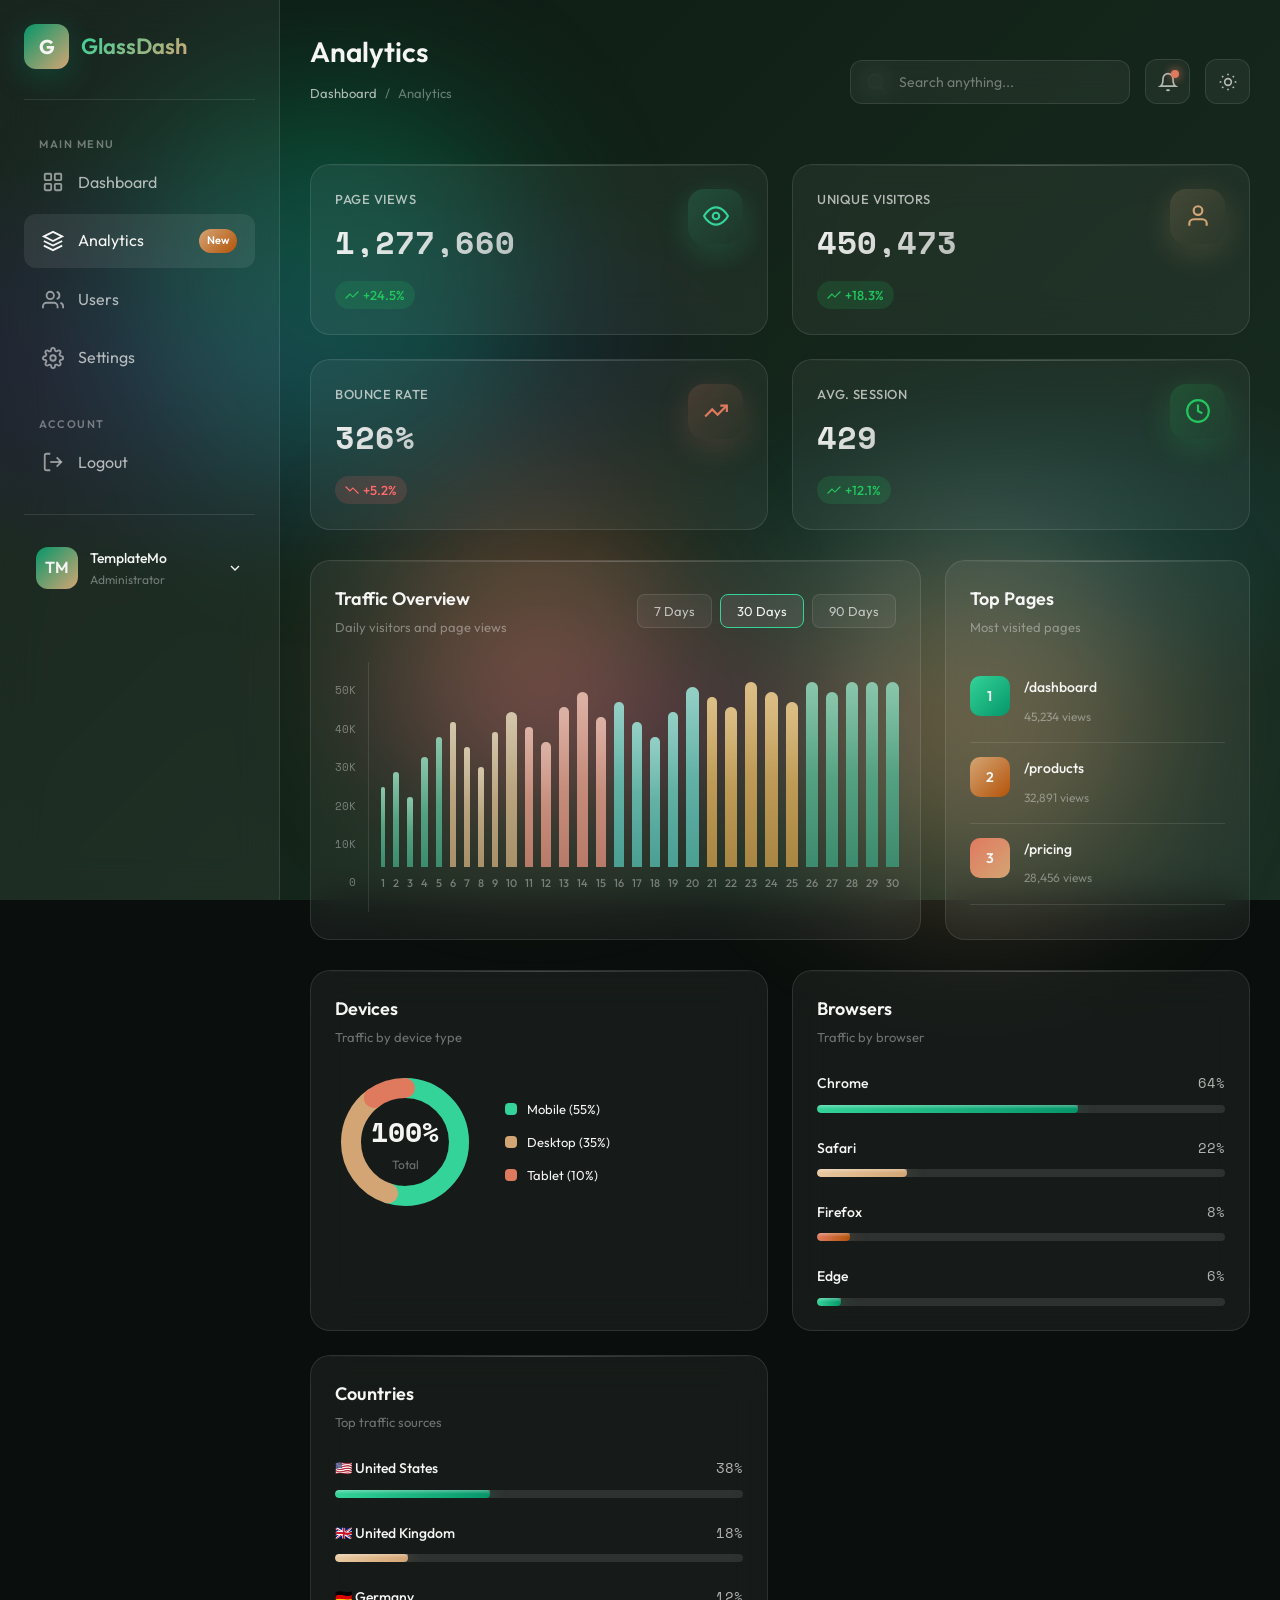
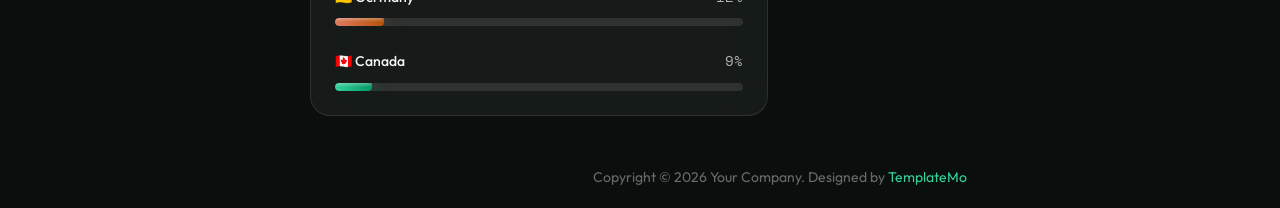
<file: admin/analytics.html>
<!DOCTYPE html>
<html lang="en">
<head>
    <meta charset="UTF-8">
    <meta name="viewport" content="width=device-width, initial-scale=1.0">
    <title>Analytics - 3D Glassmorphism Dashboard</title>
    <meta name="description" content="3D Glassmorphism Dashboard Template by TemplateMo">
    <link rel="preconnect" href="https://fonts.googleapis.com">
    <link rel="preconnect" href="https://fonts.gstatic.com" crossorigin>
    <link href="https://fonts.googleapis.com/css2?family=Outfit:wght@300;400;500;600;700&family=Space+Mono:wght@400;700&display=swap" rel="stylesheet">
    <link rel="stylesheet" href="templatemo-glass-admin-style.css">
    <!--

TemplateMo 607 Glass Admin

https://templatemo.com/tm-607-glass-admin

-->
</head>
<body>
    <!-- Animated Background -->
    <div class="background"></div>
    <div class="orb orb-1"></div>
    <div class="orb orb-2"></div>
    <div class="orb orb-3"></div>

    <div class="dashboard">
        <!-- Sidebar -->
        <aside class="sidebar" id="sidebar">
            <div class="sidebar-header">
                <div class="logo">G</div>
                <span class="logo-text">GlassDash</span>
            </div>

            <ul class="nav-menu">
                <li class="nav-section">
                    <span class="nav-section-title">Main Menu</span>
                    <ul>
                        <li class="nav-item">
                            <a href="index.html" class="nav-link">
                                <svg class="nav-icon" viewBox="0 0 24 24" fill="none" stroke="currentColor" stroke-width="2">
                                    <rect x="3" y="3" width="7" height="7" rx="1"/><rect x="14" y="3" width="7" height="7" rx="1"/>
                                    <rect x="3" y="14" width="7" height="7" rx="1"/><rect x="14" y="14" width="7" height="7" rx="1"/>
                                </svg>
                                Dashboard
                            </a>
                        </li>
                        <li class="nav-item">
                            <a href="analytics.html" class="nav-link active">
                                <svg class="nav-icon" viewBox="0 0 24 24" fill="none" stroke="currentColor" stroke-width="2">
                                    <path d="M12 2L2 7l10 5 10-5-10-5z"/><path d="M2 17l10 5 10-5"/><path d="M2 12l10 5 10-5"/>
                                </svg>
                                Analytics
                                <span class="nav-badge">New</span>
                            </a>
                        </li>
                        <li class="nav-item">
                            <a href="users.html" class="nav-link">
                                <svg class="nav-icon" viewBox="0 0 24 24" fill="none" stroke="currentColor" stroke-width="2">
                                    <path d="M17 21v-2a4 4 0 0 0-4-4H5a4 4 0 0 0-4 4v2"/><circle cx="9" cy="7" r="4"/>
                                    <path d="M23 21v-2a4 4 0 0 0-3-3.87"/><path d="M16 3.13a4 4 0 0 1 0 7.75"/>
                                </svg>
                                Users
                            </a>
                        </li>
                        <li class="nav-item">
                            <a href="settings.html" class="nav-link">
                                <svg class="nav-icon" viewBox="0 0 24 24" fill="none" stroke="currentColor" stroke-width="2">
                                    <circle cx="12" cy="12" r="3"/>
                                    <path d="M19.4 15a1.65 1.65 0 0 0 .33 1.82l.06.06a2 2 0 0 1 0 2.83 2 2 0 0 1-2.83 0l-.06-.06a1.65 1.65 0 0 0-1.82-.33 1.65 1.65 0 0 0-1 1.51V21a2 2 0 0 1-2 2 2 2 0 0 1-2-2v-.09A1.65 1.65 0 0 0 9 19.4a1.65 1.65 0 0 0-1.82.33l-.06.06a2 2 0 0 1-2.83 0 2 2 0 0 1 0-2.83l.06-.06a1.65 1.65 0 0 0 .33-1.82 1.65 1.65 0 0 0-1.51-1H3a2 2 0 0 1-2-2 2 2 0 0 1 2-2h.09A1.65 1.65 0 0 0 4.6 9a1.65 1.65 0 0 0-.33-1.82l-.06-.06a2 2 0 0 1 0-2.83 2 2 0 0 1 2.83 0l.06.06a1.65 1.65 0 0 0 1.82.33H9a1.65 1.65 0 0 0 1-1.51V3a2 2 0 0 1 2-2 2 2 0 0 1 2 2v.09a1.65 1.65 0 0 0 1 1.51 1.65 1.65 0 0 0 1.82-.33l.06-.06a2 2 0 0 1 2.83 0 2 2 0 0 1 0 2.83l-.06.06a1.65 1.65 0 0 0-.33 1.82V9a1.65 1.65 0 0 0 1.51 1H21a2 2 0 0 1 2 2 2 2 0 0 1-2 2h-.09a1.65 1.65 0 0 0-1.51 1z"/>
                                </svg>
                                Settings
                            </a>
                        </li>
                    </ul>
                </li>

                <li class="nav-section">
                    <span class="nav-section-title">Account</span>
                    <ul>
                        <li class="nav-item">
                            <a href="login.html" class="nav-link">
                                <svg class="nav-icon" viewBox="0 0 24 24" fill="none" stroke="currentColor" stroke-width="2">
                                    <path d="M9 21H5a2 2 0 0 1-2-2V5a2 2 0 0 1 2-2h4"/>
                                    <polyline points="16 17 21 12 16 7"/><line x1="21" y1="12" x2="9" y2="12"/>
                                </svg>
                                Logout
                            </a>
                        </li>
                    </ul>
                </li>
            </ul>

            <div class="sidebar-footer">
                <div class="user-profile">
                    <div class="user-avatar">TM</div>
                    <div class="user-info">
                        <div class="user-name">TemplateMo</div>
                        <div class="user-role">Administrator</div>
                    </div>
                    <svg width="16" height="16" viewBox="0 0 24 24" fill="none" stroke="currentColor" stroke-width="2">
                        <polyline points="6 9 12 15 18 9"/>
                    </svg>
                </div>
            </div>
        </aside>

        <!-- Main Content -->
        <main class="main-content">
            <!-- Top Navbar -->
            <nav class="navbar">
                <div class="page-header">
                    <h1 class="page-title">Analytics</h1>
                    <div class="page-breadcrumb">
                        <a href="index.html">Dashboard</a>
                        <span>/</span>
                        <span>Analytics</span>
                    </div>
                </div>
                <div class="navbar-right">
                    <div class="search-box">
                        <svg class="search-icon" viewBox="0 0 24 24" fill="none" stroke="currentColor" stroke-width="2">
                            <circle cx="11" cy="11" r="8"/><line x1="21" y1="21" x2="16.65" y2="16.65"/>
                        </svg>
                        <input type="text" class="search-input" placeholder="Search anything...">
                    </div>
                    <button class="nav-btn">
                        <svg viewBox="0 0 24 24" fill="none" stroke="currentColor" stroke-width="2">
                            <path d="M18 8A6 6 0 0 0 6 8c0 7-3 9-3 9h18s-3-2-3-9"/><path d="M13.73 21a2 2 0 0 1-3.46 0"/>
                        </svg>
                        <span class="notification-dot"></span>
                    </button>
                    <button class="nav-btn" id="theme-toggle" title="Toggle Light/Dark Mode">
                        <svg class="icon-sun" viewBox="0 0 24 24" fill="none" stroke="currentColor" stroke-width="2">
                            <circle cx="12" cy="12" r="4"/><path d="M12 2v2"/><path d="M12 20v2"/>
                            <path d="M4.93 4.93l1.41 1.41"/><path d="M17.66 17.66l1.41 1.41"/>
                            <path d="M2 12h2"/><path d="M20 12h2"/>
                            <path d="M6.34 17.66l-1.41 1.41"/><path d="M19.07 4.93l-1.41 1.41"/>
                        </svg>
                        <svg class="icon-moon" viewBox="0 0 24 24" fill="none" stroke="currentColor" stroke-width="2" style="display: none;">
                            <path d="M21 12.79A9 9 0 1 1 11.21 3 7 7 0 0 0 21 12.79z"/>
                        </svg>
                    </button>
                </div>
            </nav>

            <!-- Stats Cards -->
            <section class="stats-grid">
                <div class="glass-card glass-card-3d stat-card">
                    <div class="stat-card-inner">
                        <div class="stat-info">
                            <h3>Page Views</h3>
                            <div class="stat-value">1,284,521</div>
                            <span class="stat-change positive">
                                <svg width="14" height="14" viewBox="0 0 24 24" fill="none" stroke="currentColor" stroke-width="2"><polyline points="23 6 13.5 15.5 8.5 10.5 1 18"/></svg>
                                +24.5%
                            </span>
                        </div>
                        <div class="stat-icon cyan">
                            <svg viewBox="0 0 24 24" fill="none" stroke="var(--emerald-light)" stroke-width="2">
                                <path d="M1 12s4-8 11-8 11 8 11 8-4 8-11 8-11-8-11-8z"/><circle cx="12" cy="12" r="3"/>
                            </svg>
                        </div>
                    </div>
                </div>

                <div class="glass-card glass-card-3d stat-card">
                    <div class="stat-card-inner">
                        <div class="stat-info">
                            <h3>Unique Visitors</h3>
                            <div class="stat-value">452,892</div>
                            <span class="stat-change positive">
                                <svg width="14" height="14" viewBox="0 0 24 24" fill="none" stroke="currentColor" stroke-width="2"><polyline points="23 6 13.5 15.5 8.5 10.5 1 18"/></svg>
                                +18.3%
                            </span>
                        </div>
                        <div class="stat-icon magenta">
                            <svg viewBox="0 0 24 24" fill="none" stroke="var(--gold)" stroke-width="2">
                                <path d="M20 21v-2a4 4 0 0 0-4-4H8a4 4 0 0 0-4 4v2"/><circle cx="12" cy="7" r="4"/>
                            </svg>
                        </div>
                    </div>
                </div>

                <div class="glass-card glass-card-3d stat-card">
                    <div class="stat-card-inner">
                        <div class="stat-info">
                            <h3>Bounce Rate</h3>
                            <div class="stat-value">32.8%</div>
                            <span class="stat-change negative">
                                <svg width="14" height="14" viewBox="0 0 24 24" fill="none" stroke="currentColor" stroke-width="2"><polyline points="23 18 13.5 8.5 8.5 13.5 1 6"/></svg>
                                +5.2%
                            </span>
                        </div>
                        <div class="stat-icon purple">
                            <svg viewBox="0 0 24 24" fill="none" stroke="var(--coral)" stroke-width="2">
                                <polyline points="22 7 13.5 15.5 8.5 10.5 2 17"/><polyline points="16 7 22 7 22 13"/>
                            </svg>
                        </div>
                    </div>
                </div>

                <div class="glass-card glass-card-3d stat-card">
                    <div class="stat-card-inner">
                        <div class="stat-info">
                            <h3>Avg. Session</h3>
                            <div class="stat-value">4:32</div>
                            <span class="stat-change positive">
                                <svg width="14" height="14" viewBox="0 0 24 24" fill="none" stroke="currentColor" stroke-width="2"><polyline points="23 6 13.5 15.5 8.5 10.5 1 18"/></svg>
                                +12.1%
                            </span>
                        </div>
                        <div class="stat-icon success">
                            <svg viewBox="0 0 24 24" fill="none" stroke="var(--success)" stroke-width="2">
                                <circle cx="12" cy="12" r="10"/><polyline points="12 6 12 12 16 14"/>
                            </svg>
                        </div>
                    </div>
                </div>
            </section>

            <!-- Content Grid -->
            <section class="content-grid">
                <!-- Main Chart -->
                <div class="glass-card chart-card">
                    <div class="card-header">
                        <div>
                            <h2 class="card-title">Traffic Overview</h2>
                            <p class="card-subtitle">Daily visitors and page views</p>
                        </div>
                        <div class="card-actions">
                            <button class="card-btn">7 Days</button>
                            <button class="card-btn active">30 Days</button>
                            <button class="card-btn">90 Days</button>
                        </div>
                    </div>
                    <div class="chart-wrapper">
                        <div class="chart-container">
                            <div class="chart-y-axis">
                                <span class="y-value">50K</span>
                                <span class="y-value">40K</span>
                                <span class="y-value">30K</span>
                                <span class="y-value">20K</span>
                                <span class="y-value">10K</span>
                                <span class="y-value">0</span>
                            </div>
                            <div class="chart-placeholder">
                                <div class="chart-bar-group"><div class="chart-bar bar-emerald" style="height: 80px;"></div><span class="chart-label">1</span></div>
                                <div class="chart-bar-group"><div class="chart-bar bar-emerald" style="height: 95px;"></div><span class="chart-label">2</span></div>
                                <div class="chart-bar-group"><div class="chart-bar bar-emerald" style="height: 70px;"></div><span class="chart-label">3</span></div>
                                <div class="chart-bar-group"><div class="chart-bar bar-emerald" style="height: 110px;"></div><span class="chart-label">4</span></div>
                                <div class="chart-bar-group"><div class="chart-bar bar-emerald" style="height: 130px;"></div><span class="chart-label">5</span></div>
                                <div class="chart-bar-group"><div class="chart-bar bar-gold" style="height: 145px;"></div><span class="chart-label">6</span></div>
                                <div class="chart-bar-group"><div class="chart-bar bar-gold" style="height: 120px;"></div><span class="chart-label">7</span></div>
                                <div class="chart-bar-group"><div class="chart-bar bar-gold" style="height: 100px;"></div><span class="chart-label">8</span></div>
                                <div class="chart-bar-group"><div class="chart-bar bar-gold" style="height: 135px;"></div><span class="chart-label">9</span></div>
                                <div class="chart-bar-group"><div class="chart-bar bar-gold" style="height: 155px;"></div><span class="chart-label">10</span></div>
                                <div class="chart-bar-group"><div class="chart-bar bar-coral" style="height: 140px;"></div><span class="chart-label">11</span></div>
                                <div class="chart-bar-group"><div class="chart-bar bar-coral" style="height: 125px;"></div><span class="chart-label">12</span></div>
                                <div class="chart-bar-group"><div class="chart-bar bar-coral" style="height: 160px;"></div><span class="chart-label">13</span></div>
                                <div class="chart-bar-group"><div class="chart-bar bar-coral" style="height: 175px;"></div><span class="chart-label">14</span></div>
                                <div class="chart-bar-group"><div class="chart-bar bar-coral" style="height: 150px;"></div><span class="chart-label">15</span></div>
                                <div class="chart-bar-group"><div class="chart-bar bar-teal" style="height: 165px;"></div><span class="chart-label">16</span></div>
                                <div class="chart-bar-group"><div class="chart-bar bar-teal" style="height: 145px;"></div><span class="chart-label">17</span></div>
                                <div class="chart-bar-group"><div class="chart-bar bar-teal" style="height: 130px;"></div><span class="chart-label">18</span></div>
                                <div class="chart-bar-group"><div class="chart-bar bar-teal" style="height: 155px;"></div><span class="chart-label">19</span></div>
                                <div class="chart-bar-group"><div class="chart-bar bar-teal" style="height: 180px;"></div><span class="chart-label">20</span></div>
                                <div class="chart-bar-group"><div class="chart-bar bar-amber" style="height: 170px;"></div><span class="chart-label">21</span></div>
                                <div class="chart-bar-group"><div class="chart-bar bar-amber" style="height: 160px;"></div><span class="chart-label">22</span></div>
                                <div class="chart-bar-group"><div class="chart-bar bar-amber" style="height: 185px;"></div><span class="chart-label">23</span></div>
                                <div class="chart-bar-group"><div class="chart-bar bar-amber" style="height: 175px;"></div><span class="chart-label">24</span></div>
                                <div class="chart-bar-group"><div class="chart-bar bar-amber" style="height: 165px;"></div><span class="chart-label">25</span></div>
                                <div class="chart-bar-group"><div class="chart-bar bar-emerald" style="height: 190px;"></div><span class="chart-label">26</span></div>
                                <div class="chart-bar-group"><div class="chart-bar bar-emerald" style="height: 175px;"></div><span class="chart-label">27</span></div>
                                <div class="chart-bar-group"><div class="chart-bar bar-emerald" style="height: 195px;"></div><span class="chart-label">28</span></div>
                                <div class="chart-bar-group"><div class="chart-bar bar-emerald" style="height: 185px;"></div><span class="chart-label">29</span></div>
                                <div class="chart-bar-group"><div class="chart-bar bar-emerald" style="height: 200px;"></div><span class="chart-label">30</span></div>
                            </div>
                        </div>
                    </div>
                </div>

                <!-- Top Pages -->
                <div class="glass-card activity-card">
                    <div class="card-header">
                        <div>
                            <h2 class="card-title">Top Pages</h2>
                            <p class="card-subtitle">Most visited pages</p>
                        </div>
                    </div>
                    <div class="activity-list">
                        <div class="activity-item">
                            <div class="activity-avatar" style="background: linear-gradient(135deg, var(--emerald-light), var(--emerald));">1</div>
                            <div class="activity-content">
                                <p class="activity-text"><strong>/dashboard</strong></p>
                                <span class="activity-time">45,234 views</span>
                            </div>
                        </div>
                        <div class="activity-item">
                            <div class="activity-avatar" style="background: linear-gradient(135deg, var(--gold), var(--amber));">2</div>
                            <div class="activity-content">
                                <p class="activity-text"><strong>/products</strong></p>
                                <span class="activity-time">32,891 views</span>
                            </div>
                        </div>
                        <div class="activity-item">
                            <div class="activity-avatar" style="background: linear-gradient(135deg, var(--coral), var(--gold));">3</div>
                            <div class="activity-content">
                                <p class="activity-text"><strong>/pricing</strong></p>
                                <span class="activity-time">28,456 views</span>
                            </div>
                        </div>
                        <div class="activity-item">
                            <div class="activity-avatar" style="background: linear-gradient(135deg, var(--success), var(--emerald));">4</div>
                            <div class="activity-content">
                                <p class="activity-text"><strong>/about</strong></p>
                                <span class="activity-time">19,234 views</span>
                            </div>
                        </div>
                        <div class="activity-item">
                            <div class="activity-avatar" style="background: linear-gradient(135deg, var(--warning), var(--gold));">5</div>
                            <div class="activity-content">
                                <p class="activity-text"><strong>/contact</strong></p>
                                <span class="activity-time">12,567 views</span>
                            </div>
                        </div>
                    </div>
                </div>
            </section>

            <!-- Bottom Grid -->
            <section class="bottom-grid">
                <!-- Device Breakdown -->
                <div class="glass-card">
                    <div class="card-header">
                        <div>
                            <h2 class="card-title">Devices</h2>
                            <p class="card-subtitle">Traffic by device type</p>
                        </div>
                    </div>
                    <div class="donut-container">
                        <div class="donut-chart">
                            <svg width="140" height="140" viewBox="0 0 140 140">
                                <circle class="donut-bg" cx="70" cy="70" r="54"/>
                                <circle class="donut-segment" cx="70" cy="70" r="54" stroke="var(--emerald-light)" stroke-dasharray="186.6 339.3" stroke-dashoffset="0"/>
                                <circle class="donut-segment" cx="70" cy="70" r="54" stroke="var(--gold)" stroke-dasharray="118.8 339.3" stroke-dashoffset="-186.6"/>
                                <circle class="donut-segment" cx="70" cy="70" r="54" stroke="var(--coral)" stroke-dasharray="33.9 339.3" stroke-dashoffset="-305.4"/>
                            </svg>
                            <div class="donut-center">
                                <div class="donut-value">100%</div>
                                <div class="donut-label">Total</div>
                            </div>
                        </div>
                        <div class="donut-legend">
                            <div class="legend-item"><span class="legend-color cyan"></span><span>Mobile (55%)</span></div>
                            <div class="legend-item"><span class="legend-color magenta"></span><span>Desktop (35%)</span></div>
                            <div class="legend-item"><span class="legend-color purple"></span><span>Tablet (10%)</span></div>
                        </div>
                    </div>
                </div>

                <!-- Browser Stats -->
                <div class="glass-card progress-card">
                    <div class="card-header">
                        <div>
                            <h2 class="card-title">Browsers</h2>
                            <p class="card-subtitle">Traffic by browser</p>
                        </div>
                    </div>
                    <div class="progress-item">
                        <div class="progress-header"><span class="progress-label">Chrome</span><span class="progress-value">64%</span></div>
                        <div class="progress-bar"><div class="progress-fill cyan" style="width: 64%;"></div></div>
                    </div>
                    <div class="progress-item">
                        <div class="progress-header"><span class="progress-label">Safari</span><span class="progress-value">22%</span></div>
                        <div class="progress-bar"><div class="progress-fill magenta" style="width: 22%;"></div></div>
                    </div>
                    <div class="progress-item">
                        <div class="progress-header"><span class="progress-label">Firefox</span><span class="progress-value">8%</span></div>
                        <div class="progress-bar"><div class="progress-fill purple" style="width: 8%;"></div></div>
                    </div>
                    <div class="progress-item">
                        <div class="progress-header"><span class="progress-label">Edge</span><span class="progress-value">6%</span></div>
                        <div class="progress-bar"><div class="progress-fill cyan" style="width: 6%;"></div></div>
                    </div>
                </div>

                <!-- Countries -->
                <div class="glass-card progress-card">
                    <div class="card-header">
                        <div>
                            <h2 class="card-title">Countries</h2>
                            <p class="card-subtitle">Top traffic sources</p>
                        </div>
                    </div>
                    <div class="progress-item">
                        <div class="progress-header"><span class="progress-label">🇺🇸 United States</span><span class="progress-value">38%</span></div>
                        <div class="progress-bar"><div class="progress-fill cyan" style="width: 38%;"></div></div>
                    </div>
                    <div class="progress-item">
                        <div class="progress-header"><span class="progress-label">🇬🇧 United Kingdom</span><span class="progress-value">18%</span></div>
                        <div class="progress-bar"><div class="progress-fill magenta" style="width: 18%;"></div></div>
                    </div>
                    <div class="progress-item">
                        <div class="progress-header"><span class="progress-label">🇩🇪 Germany</span><span class="progress-value">12%</span></div>
                        <div class="progress-bar"><div class="progress-fill purple" style="width: 12%;"></div></div>
                    </div>
                    <div class="progress-item">
                        <div class="progress-header"><span class="progress-label">🇨🇦 Canada</span><span class="progress-value">9%</span></div>
                        <div class="progress-bar"><div class="progress-fill cyan" style="width: 9%;"></div></div>
                    </div>
                </div>
            </section>
        </main>
    </div>

    <!-- Mobile Menu Toggle -->
    <button class="mobile-menu-toggle">
        <svg viewBox="0 0 24 24" fill="none" stroke="currentColor" stroke-width="2">
            <line x1="3" y1="12" x2="21" y2="12"/><line x1="3" y1="6" x2="21" y2="6"/><line x1="3" y1="18" x2="21" y2="18"/>
        </svg>
    </button>

    <!-- Footer -->
    <footer class="site-footer">
        <p>Copyright © 2026 Your Company. Designed by <a href="https://templatemo.com" target="_blank" rel="nofollow">TemplateMo</a></p>
    </footer>

    <script src="templatemo-glass-admin-script.js"></script>
    <!-- TemplateMo 607 Glass Admin -->
</body>
</html>
</file>
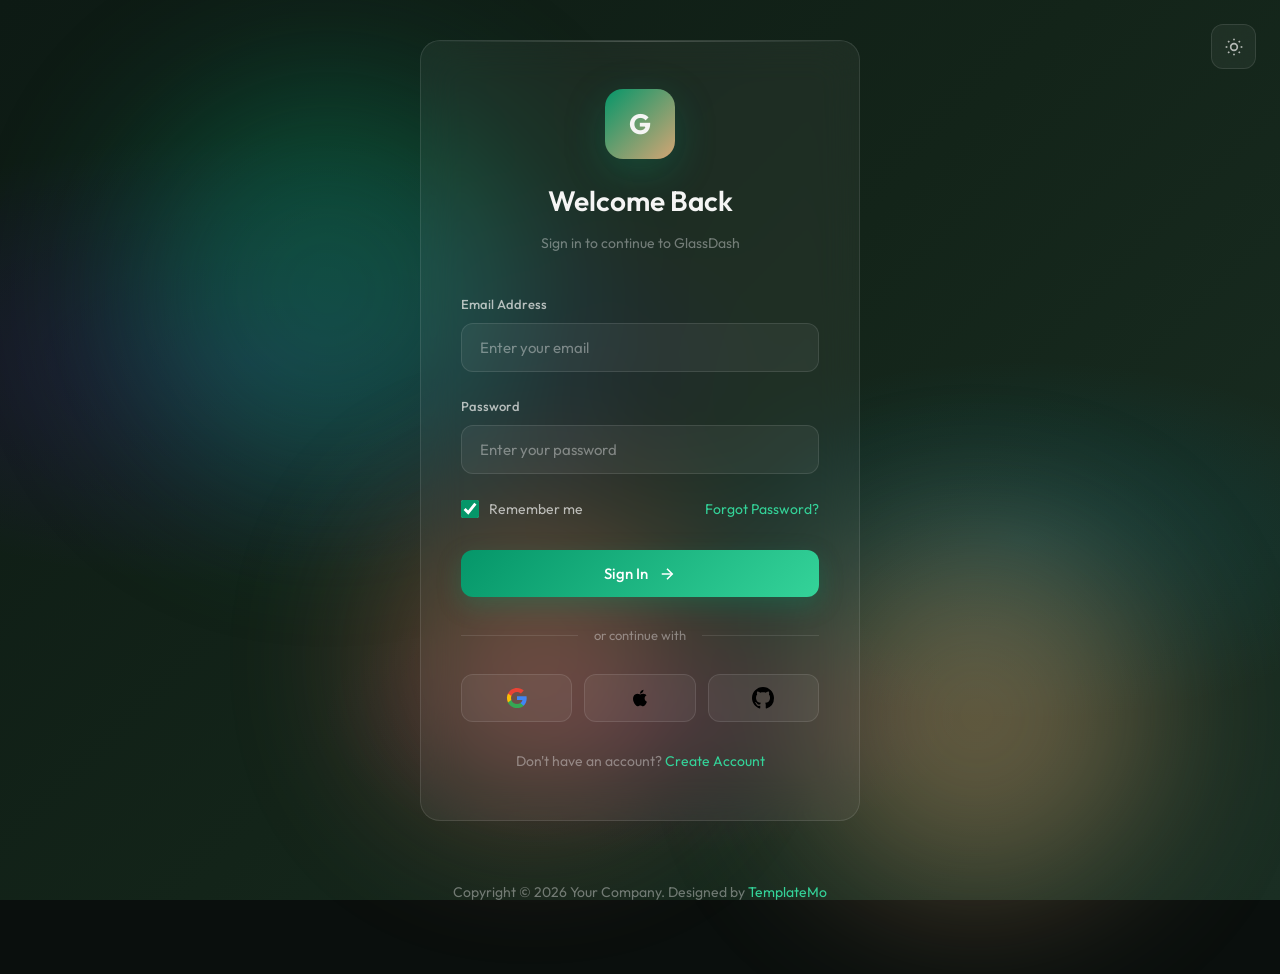
<file: admin/login.html>
<!DOCTYPE html>
<html lang="en">
<head>
    <meta charset="UTF-8">
    <meta name="viewport" content="width=device-width, initial-scale=1.0">
    <title>Login - 3D Glassmorphism Dashboard</title>
    <meta name="description" content="3D Glassmorphism Dashboard Template by TemplateMo">
    <link rel="preconnect" href="https://fonts.googleapis.com">
    <link rel="preconnect" href="https://fonts.gstatic.com" crossorigin>
    <link href="https://fonts.googleapis.com/css2?family=Outfit:wght@300;400;500;600;700&family=Space+Mono:wght@400;700&display=swap" rel="stylesheet">
    <link rel="stylesheet" href="templatemo-glass-admin-style.css">
    <!--

TemplateMo 607 Glass Admin

https://templatemo.com/tm-607-glass-admin

-->
</head>
<body>
    <!-- Animated Background -->
    <div class="background"></div>
    <div class="orb orb-1"></div>
    <div class="orb orb-2"></div>
    <div class="orb orb-3"></div>

    <div class="login-page">
        <!-- Theme Toggle -->
        <button class="theme-toggle-float" id="theme-toggle" title="Toggle Light/Dark Mode">
            <svg class="icon-sun" viewBox="0 0 24 24" fill="none" stroke="currentColor" stroke-width="2">
                <circle cx="12" cy="12" r="4"/><path d="M12 2v2"/><path d="M12 20v2"/>
                <path d="M4.93 4.93l1.41 1.41"/><path d="M17.66 17.66l1.41 1.41"/>
                <path d="M2 12h2"/><path d="M20 12h2"/>
                <path d="M6.34 17.66l-1.41 1.41"/><path d="M19.07 4.93l-1.41 1.41"/>
            </svg>
            <svg class="icon-moon" viewBox="0 0 24 24" fill="none" stroke="currentColor" stroke-width="2" style="display: none;">
                <path d="M21 12.79A9 9 0 1 1 11.21 3 7 7 0 0 0 21 12.79z"/>
            </svg>
        </button>

        <div class="login-container">
            <div class="login-card">
                <div class="login-header">
                    <div class="login-logo">G</div>
                    <h1 class="login-title">Welcome Back</h1>
                    <p class="login-subtitle">Sign in to continue to GlassDash</p>
                </div>

                <form data-validate data-redirect="index.html">
                    <div class="form-group">
                        <label class="form-label" for="email">Email Address</label>
                        <input type="email" id="email" class="form-input" placeholder="Enter your email" required>
                    </div>

                    <div class="form-group">
                        <label class="form-label" for="password">Password</label>
                        <input type="password" id="password" class="form-input" placeholder="Enter your password" required>
                    </div>

                    <div class="form-row">
                        <label class="checkbox-label">
                            <input type="checkbox" checked>
                            Remember me
                        </label>
                        <a href="#" class="forgot-link">Forgot Password?</a>
                    </div>

                    <button type="submit" class="btn btn-primary">
                        Sign In
                        <svg width="18" height="18" viewBox="0 0 24 24" fill="none" stroke="currentColor" stroke-width="2">
                            <line x1="5" y1="12" x2="19" y2="12"/>
                            <polyline points="12 5 19 12 12 19"/>
                        </svg>
                    </button>
                </form>

                <div class="divider">
                    <span>or continue with</span>
                </div>

                <div class="social-login">
                    <button class="social-btn" title="Sign in with Google">
                        <svg viewBox="0 0 24 24" fill="currentColor">
                            <path d="M22.56 12.25c0-.78-.07-1.53-.2-2.25H12v4.26h5.92c-.26 1.37-1.04 2.53-2.21 3.31v2.77h3.57c2.08-1.92 3.28-4.74 3.28-8.09z" fill="#4285F4"/>
                            <path d="M12 23c2.97 0 5.46-.98 7.28-2.66l-3.57-2.77c-.98.66-2.23 1.06-3.71 1.06-2.86 0-5.29-1.93-6.16-4.53H2.18v2.84C3.99 20.53 7.7 23 12 23z" fill="#34A853"/>
                            <path d="M5.84 14.09c-.22-.66-.35-1.36-.35-2.09s.13-1.43.35-2.09V7.07H2.18C1.43 8.55 1 10.22 1 12s.43 3.45 1.18 4.93l2.85-2.22.81-.62z" fill="#FBBC05"/>
                            <path d="M12 5.38c1.62 0 3.06.56 4.21 1.64l3.15-3.15C17.45 2.09 14.97 1 12 1 7.7 1 3.99 3.47 2.18 7.07l3.66 2.84c.87-2.6 3.3-4.53 6.16-4.53z" fill="#EA4335"/>
                        </svg>
                    </button>
                    <button class="social-btn" title="Sign in with Apple">
                        <svg viewBox="0 0 24 24" fill="currentColor">
                            <path d="M17.05 20.28c-.98.95-2.05.8-3.08.35-1.09-.46-2.09-.48-3.24 0-1.44.62-2.2.44-3.06-.35C2.79 15.25 3.51 7.59 9.05 7.31c1.35.07 2.29.74 3.08.8 1.18-.24 2.31-.93 3.57-.84 1.51.12 2.65.72 3.4 1.8-3.12 1.87-2.38 5.98.48 7.13-.57 1.5-1.31 2.99-2.54 4.09l.01-.01zM12.03 7.25c-.15-2.23 1.66-4.07 3.74-4.25.29 2.58-2.34 4.5-3.74 4.25z"/>
                        </svg>
                    </button>
                    <button class="social-btn" title="Sign in with GitHub">
                        <svg viewBox="0 0 24 24" fill="currentColor">
                            <path d="M12 0C5.37 0 0 5.37 0 12c0 5.31 3.435 9.795 8.205 11.385.6.105.825-.255.825-.57 0-.285-.015-1.23-.015-2.235-3.015.555-3.795-.735-4.035-1.41-.135-.345-.72-1.41-1.23-1.695-.42-.225-1.02-.78-.015-.795.945-.015 1.62.87 1.845 1.23 1.08 1.815 2.805 1.305 3.495.99.105-.78.42-1.305.765-1.605-2.67-.3-5.46-1.335-5.46-5.925 0-1.305.465-2.385 1.23-3.225-.12-.3-.54-1.53.12-3.18 0 0 1.005-.315 3.3 1.23.96-.27 1.98-.405 3-.405s2.04.135 3 .405c2.295-1.56 3.3-1.23 3.3-1.23.66 1.65.24 2.88.12 3.18.765.84 1.23 1.905 1.23 3.225 0 4.605-2.805 5.625-5.475 5.925.435.375.81 1.095.81 2.22 0 1.605-.015 2.895-.015 3.3 0 .315.225.69.825.57A12.02 12.02 0 0024 12c0-6.63-5.37-12-12-12z"/>
                        </svg>
                    </button>
                </div>

                <p class="login-footer">
                    Don't have an account? <a href="register.html">Create Account</a>
                </p>
            </div>
        </div>

        <!-- Footer -->
        <footer class="site-footer">
            <p>Copyright © 2026 Your Company. Designed by <a href="https://templatemo.com" target="_blank" rel="nofollow">TemplateMo</a></p>
        </footer>
    </div>

    <script src="templatemo-glass-admin-script.js"></script>
    <!-- TemplateMo 607 Glass Admin -->
</body>
</html>
</file>
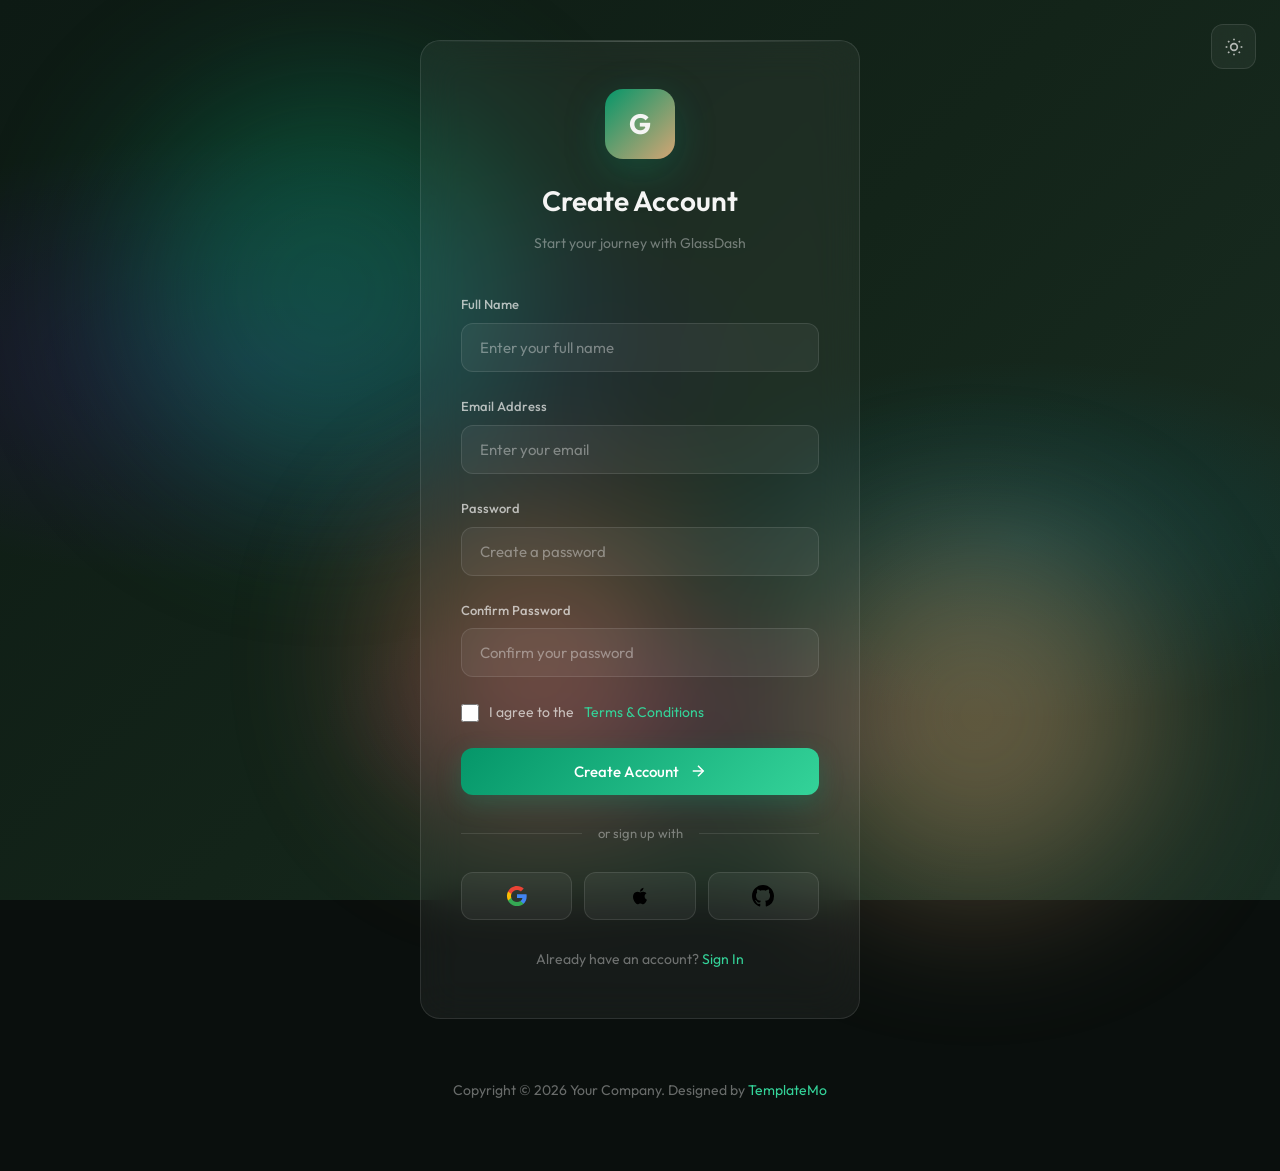
<file: admin/register.html>
<!DOCTYPE html>
<html lang="en">
<head>
    <meta charset="UTF-8">
    <meta name="viewport" content="width=device-width, initial-scale=1.0">
    <title>Register - 3D Glassmorphism Dashboard</title>
    <meta name="description" content="3D Glassmorphism Dashboard Template by TemplateMo">
    <link rel="preconnect" href="https://fonts.googleapis.com">
    <link rel="preconnect" href="https://fonts.gstatic.com" crossorigin>
    <link href="https://fonts.googleapis.com/css2?family=Outfit:wght@300;400;500;600;700&family=Space+Mono:wght@400;700&display=swap" rel="stylesheet">
    <link rel="stylesheet" href="templatemo-glass-admin-style.css">
    <!--

TemplateMo 607 Glass Admin

https://templatemo.com/tm-607-glass-admin

-->
</head>
<body>
    <!-- Animated Background -->
    <div class="background"></div>
    <div class="orb orb-1"></div>
    <div class="orb orb-2"></div>
    <div class="orb orb-3"></div>

    <div class="login-page">
        <!-- Theme Toggle -->
        <button class="theme-toggle-float" id="theme-toggle" title="Toggle Light/Dark Mode">
            <svg class="icon-sun" viewBox="0 0 24 24" fill="none" stroke="currentColor" stroke-width="2">
                <circle cx="12" cy="12" r="4"/><path d="M12 2v2"/><path d="M12 20v2"/>
                <path d="M4.93 4.93l1.41 1.41"/><path d="M17.66 17.66l1.41 1.41"/>
                <path d="M2 12h2"/><path d="M20 12h2"/>
                <path d="M6.34 17.66l-1.41 1.41"/><path d="M19.07 4.93l-1.41 1.41"/>
            </svg>
            <svg class="icon-moon" viewBox="0 0 24 24" fill="none" stroke="currentColor" stroke-width="2" style="display: none;">
                <path d="M21 12.79A9 9 0 1 1 11.21 3 7 7 0 0 0 21 12.79z"/>
            </svg>
        </button>

        <div class="login-container">
            <div class="login-card">
                <div class="login-header">
                    <div class="login-logo">G</div>
                    <h1 class="login-title">Create Account</h1>
                    <p class="login-subtitle">Start your journey with GlassDash</p>
                </div>

                <form data-validate data-redirect="index.html">
                    <div class="form-group">
                        <label class="form-label" for="fullname">Full Name</label>
                        <input type="text" id="fullname" class="form-input" placeholder="Enter your full name" required>
                    </div>

                    <div class="form-group">
                        <label class="form-label" for="email">Email Address</label>
                        <input type="email" id="email" class="form-input" placeholder="Enter your email" required>
                    </div>

                    <div class="form-group">
                        <label class="form-label" for="password">Password</label>
                        <input type="password" id="password" class="form-input" placeholder="Create a password" required>
                    </div>

                    <div class="form-group">
                        <label class="form-label" for="confirm-password">Confirm Password</label>
                        <input type="password" id="confirm-password" class="form-input" placeholder="Confirm your password" required>
                    </div>

                    <div class="form-row" style="margin-bottom: 24px;">
                        <label class="checkbox-label">
                            <input type="checkbox" required>
                            I agree to the <a href="#" style="color: var(--emerald-light);">Terms & Conditions</a>
                        </label>
                    </div>

                    <button type="submit" class="btn btn-primary">
                        Create Account
                        <svg width="18" height="18" viewBox="0 0 24 24" fill="none" stroke="currentColor" stroke-width="2">
                            <line x1="5" y1="12" x2="19" y2="12"/>
                            <polyline points="12 5 19 12 12 19"/>
                        </svg>
                    </button>
                </form>

                <div class="divider">
                    <span>or sign up with</span>
                </div>

                <div class="social-login">
                    <button class="social-btn" title="Sign up with Google">
                        <svg viewBox="0 0 24 24" fill="currentColor">
                            <path d="M22.56 12.25c0-.78-.07-1.53-.2-2.25H12v4.26h5.92c-.26 1.37-1.04 2.53-2.21 3.31v2.77h3.57c2.08-1.92 3.28-4.74 3.28-8.09z" fill="#4285F4"/>
                            <path d="M12 23c2.97 0 5.46-.98 7.28-2.66l-3.57-2.77c-.98.66-2.23 1.06-3.71 1.06-2.86 0-5.29-1.93-6.16-4.53H2.18v2.84C3.99 20.53 7.7 23 12 23z" fill="#34A853"/>
                            <path d="M5.84 14.09c-.22-.66-.35-1.36-.35-2.09s.13-1.43.35-2.09V7.07H2.18C1.43 8.55 1 10.22 1 12s.43 3.45 1.18 4.93l2.85-2.22.81-.62z" fill="#FBBC05"/>
                            <path d="M12 5.38c1.62 0 3.06.56 4.21 1.64l3.15-3.15C17.45 2.09 14.97 1 12 1 7.7 1 3.99 3.47 2.18 7.07l3.66 2.84c.87-2.6 3.3-4.53 6.16-4.53z" fill="#EA4335"/>
                        </svg>
                    </button>
                    <button class="social-btn" title="Sign up with Apple">
                        <svg viewBox="0 0 24 24" fill="currentColor">
                            <path d="M17.05 20.28c-.98.95-2.05.8-3.08.35-1.09-.46-2.09-.48-3.24 0-1.44.62-2.2.44-3.06-.35C2.79 15.25 3.51 7.59 9.05 7.31c1.35.07 2.29.74 3.08.8 1.18-.24 2.31-.93 3.57-.84 1.51.12 2.65.72 3.4 1.8-3.12 1.87-2.38 5.98.48 7.13-.57 1.5-1.31 2.99-2.54 4.09l.01-.01zM12.03 7.25c-.15-2.23 1.66-4.07 3.74-4.25.29 2.58-2.34 4.5-3.74 4.25z"/>
                        </svg>
                    </button>
                    <button class="social-btn" title="Sign up with GitHub">
                        <svg viewBox="0 0 24 24" fill="currentColor">
                            <path d="M12 0C5.37 0 0 5.37 0 12c0 5.31 3.435 9.795 8.205 11.385.6.105.825-.255.825-.57 0-.285-.015-1.23-.015-2.235-3.015.555-3.795-.735-4.035-1.41-.135-.345-.72-1.41-1.23-1.695-.42-.225-1.02-.78-.015-.795.945-.015 1.62.87 1.845 1.23 1.08 1.815 2.805 1.305 3.495.99.105-.78.42-1.305.765-1.605-2.67-.3-5.46-1.335-5.46-5.925 0-1.305.465-2.385 1.23-3.225-.12-.3-.54-1.53.12-3.18 0 0 1.005-.315 3.3 1.23.96-.27 1.98-.405 3-.405s2.04.135 3 .405c2.295-1.56 3.3-1.23 3.3-1.23.66 1.65.24 2.88.12 3.18.765.84 1.23 1.905 1.23 3.225 0 4.605-2.805 5.625-5.475 5.925.435.375.81 1.095.81 2.22 0 1.605-.015 2.895-.015 3.3 0 .315.225.69.825.57A12.02 12.02 0 0024 12c0-6.63-5.37-12-12-12z"/>
                        </svg>
                    </button>
                </div>

                <p class="login-footer">
                    Already have an account? <a href="login.html">Sign In</a>
                </p>
            </div>
        </div>

        <!-- Footer -->
        <footer class="site-footer">
            <p>Copyright © 2026 Your Company. Designed by <a href="https://templatemo.com" target="_blank" rel="nofollow">TemplateMo</a></p>
        </footer>
    </div>

    <script src="templatemo-glass-admin-script.js"></script>
    <!-- TemplateMo 607 Glass Admin -->
</body>
</html>
</file>
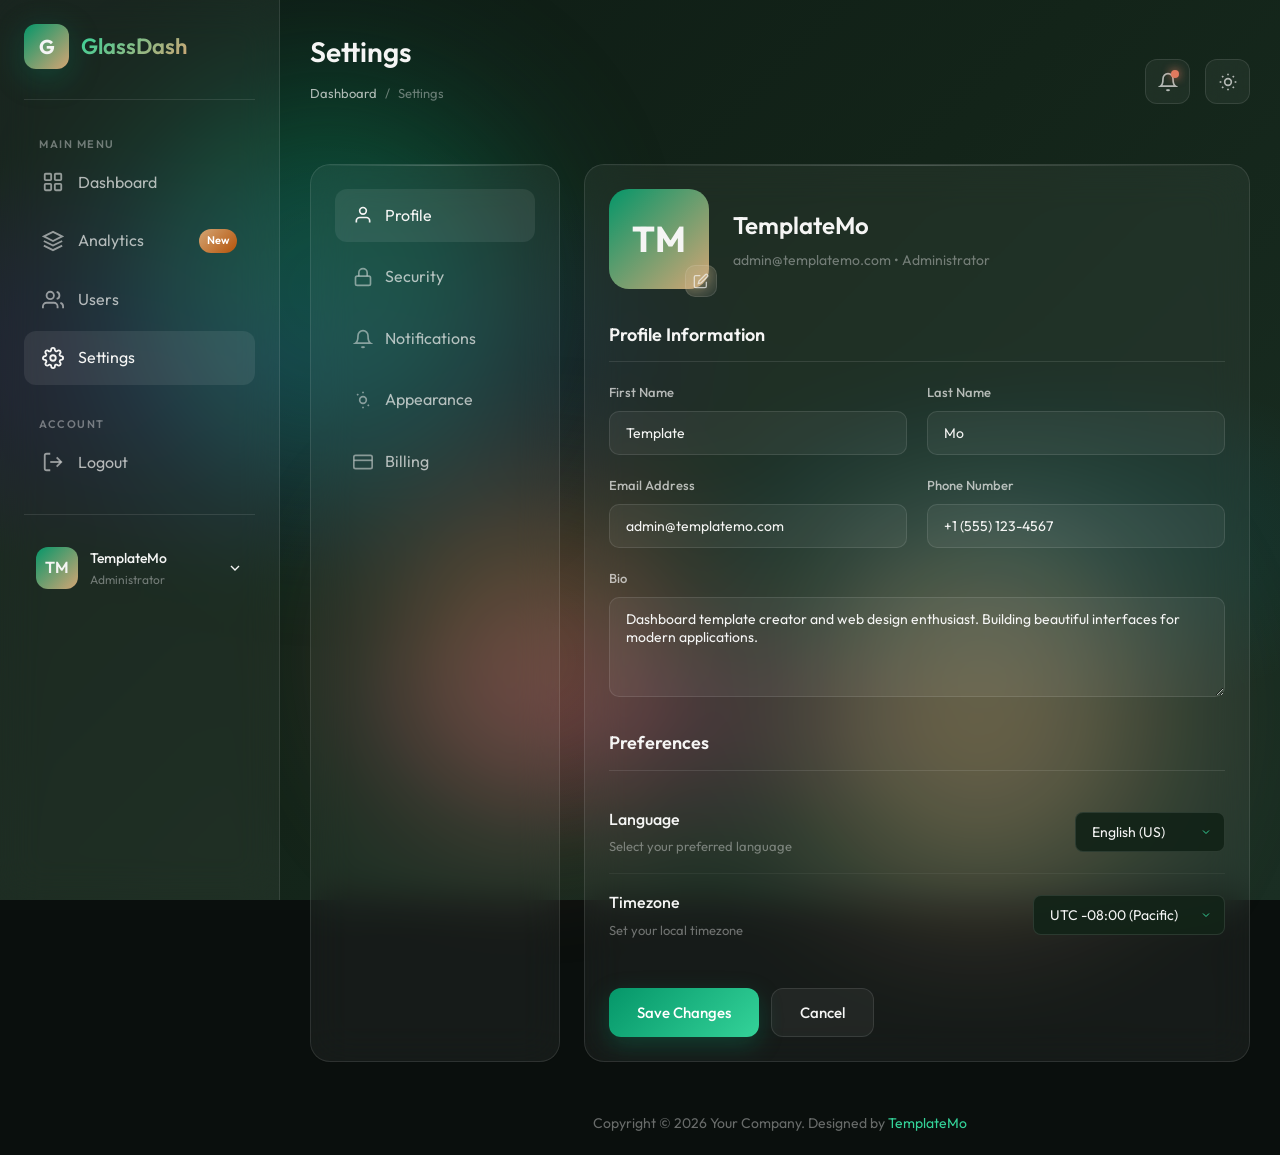
<file: admin/settings.html>
<!DOCTYPE html>
<html lang="en">
<head>
    <meta charset="UTF-8">
    <meta name="viewport" content="width=device-width, initial-scale=1.0">
    <title>Settings - 3D Glassmorphism Dashboard</title>
    <meta name="description" content="3D Glassmorphism Dashboard Template by TemplateMo">
    <link rel="preconnect" href="https://fonts.googleapis.com">
    <link rel="preconnect" href="https://fonts.gstatic.com" crossorigin>
    <link href="https://fonts.googleapis.com/css2?family=Outfit:wght@300;400;500;600;700&family=Space+Mono:wght@400;700&display=swap" rel="stylesheet">
    <link rel="stylesheet" href="templatemo-glass-admin-style.css">
    <!--

TemplateMo 607 Glass Admin

https://templatemo.com/tm-607-glass-admin

-->
</head>
<body>
    <!-- Animated Background -->
    <div class="background"></div>
    <div class="orb orb-1"></div>
    <div class="orb orb-2"></div>
    <div class="orb orb-3"></div>

    <div class="dashboard">
        <!-- Sidebar -->
        <aside class="sidebar" id="sidebar">
            <div class="sidebar-header">
                <div class="logo">G</div>
                <span class="logo-text">GlassDash</span>
            </div>

            <ul class="nav-menu">
                <li class="nav-section">
                    <span class="nav-section-title">Main Menu</span>
                    <ul>
                        <li class="nav-item">
                            <a href="index.html" class="nav-link">
                                <svg class="nav-icon" viewBox="0 0 24 24" fill="none" stroke="currentColor" stroke-width="2">
                                    <rect x="3" y="3" width="7" height="7" rx="1"/><rect x="14" y="3" width="7" height="7" rx="1"/>
                                    <rect x="3" y="14" width="7" height="7" rx="1"/><rect x="14" y="14" width="7" height="7" rx="1"/>
                                </svg>
                                Dashboard
                            </a>
                        </li>
                        <li class="nav-item">
                            <a href="analytics.html" class="nav-link">
                                <svg class="nav-icon" viewBox="0 0 24 24" fill="none" stroke="currentColor" stroke-width="2">
                                    <path d="M12 2L2 7l10 5 10-5-10-5z"/><path d="M2 17l10 5 10-5"/><path d="M2 12l10 5 10-5"/>
                                </svg>
                                Analytics
                                <span class="nav-badge">New</span>
                            </a>
                        </li>
                        <li class="nav-item">
                            <a href="users.html" class="nav-link">
                                <svg class="nav-icon" viewBox="0 0 24 24" fill="none" stroke="currentColor" stroke-width="2">
                                    <path d="M17 21v-2a4 4 0 0 0-4-4H5a4 4 0 0 0-4 4v2"/><circle cx="9" cy="7" r="4"/>
                                    <path d="M23 21v-2a4 4 0 0 0-3-3.87"/><path d="M16 3.13a4 4 0 0 1 0 7.75"/>
                                </svg>
                                Users
                            </a>
                        </li>
                        <li class="nav-item">
                            <a href="settings.html" class="nav-link active">
                                <svg class="nav-icon" viewBox="0 0 24 24" fill="none" stroke="currentColor" stroke-width="2">
                                    <circle cx="12" cy="12" r="3"/>
                                    <path d="M19.4 15a1.65 1.65 0 0 0 .33 1.82l.06.06a2 2 0 0 1 0 2.83 2 2 0 0 1-2.83 0l-.06-.06a1.65 1.65 0 0 0-1.82-.33 1.65 1.65 0 0 0-1 1.51V21a2 2 0 0 1-2 2 2 2 0 0 1-2-2v-.09A1.65 1.65 0 0 0 9 19.4a1.65 1.65 0 0 0-1.82.33l-.06.06a2 2 0 0 1-2.83 0 2 2 0 0 1 0-2.83l.06-.06a1.65 1.65 0 0 0 .33-1.82 1.65 1.65 0 0 0-1.51-1H3a2 2 0 0 1-2-2 2 2 0 0 1 2-2h.09A1.65 1.65 0 0 0 4.6 9a1.65 1.65 0 0 0-.33-1.82l-.06-.06a2 2 0 0 1 0-2.83 2 2 0 0 1 2.83 0l.06.06a1.65 1.65 0 0 0 1.82.33H9a1.65 1.65 0 0 0 1-1.51V3a2 2 0 0 1 2-2 2 2 0 0 1 2 2v.09a1.65 1.65 0 0 0 1 1.51 1.65 1.65 0 0 0 1.82-.33l.06-.06a2 2 0 0 1 2.83 0 2 2 0 0 1 0 2.83l-.06.06a1.65 1.65 0 0 0-.33 1.82V9a1.65 1.65 0 0 0 1.51 1H21a2 2 0 0 1 2 2 2 2 0 0 1-2 2h-.09a1.65 1.65 0 0 0-1.51 1z"/>
                                </svg>
                                Settings
                            </a>
                        </li>
                    </ul>
                </li>

                <li class="nav-section">
                    <span class="nav-section-title">Account</span>
                    <ul>
                        <li class="nav-item">
                            <a href="login.html" class="nav-link">
                                <svg class="nav-icon" viewBox="0 0 24 24" fill="none" stroke="currentColor" stroke-width="2">
                                    <path d="M9 21H5a2 2 0 0 1-2-2V5a2 2 0 0 1 2-2h4"/>
                                    <polyline points="16 17 21 12 16 7"/><line x1="21" y1="12" x2="9" y2="12"/>
                                </svg>
                                Logout
                            </a>
                        </li>
                    </ul>
                </li>
            </ul>

            <div class="sidebar-footer">
                <div class="user-profile">
                    <div class="user-avatar">TM</div>
                    <div class="user-info">
                        <div class="user-name">TemplateMo</div>
                        <div class="user-role">Administrator</div>
                    </div>
                    <svg width="16" height="16" viewBox="0 0 24 24" fill="none" stroke="currentColor" stroke-width="2">
                        <polyline points="6 9 12 15 18 9"/>
                    </svg>
                </div>
            </div>
        </aside>

        <!-- Main Content -->
        <main class="main-content">
            <!-- Top Navbar -->
            <nav class="navbar">
                <div class="page-header">
                    <h1 class="page-title">Settings</h1>
                    <div class="page-breadcrumb">
                        <a href="index.html">Dashboard</a>
                        <span>/</span>
                        <span>Settings</span>
                    </div>
                </div>
                <div class="navbar-right">
                    <button class="nav-btn">
                        <svg viewBox="0 0 24 24" fill="none" stroke="currentColor" stroke-width="2">
                            <path d="M18 8A6 6 0 0 0 6 8c0 7-3 9-3 9h18s-3-2-3-9"/><path d="M13.73 21a2 2 0 0 1-3.46 0"/>
                        </svg>
                        <span class="notification-dot"></span>
                    </button>
                    <button class="nav-btn" id="theme-toggle" title="Toggle Light/Dark Mode">
                        <svg class="icon-sun" viewBox="0 0 24 24" fill="none" stroke="currentColor" stroke-width="2">
                            <circle cx="12" cy="12" r="4"/><path d="M12 2v2"/><path d="M12 20v2"/>
                            <path d="M4.93 4.93l1.41 1.41"/><path d="M17.66 17.66l1.41 1.41"/>
                            <path d="M2 12h2"/><path d="M20 12h2"/>
                            <path d="M6.34 17.66l-1.41 1.41"/><path d="M19.07 4.93l-1.41 1.41"/>
                        </svg>
                        <svg class="icon-moon" viewBox="0 0 24 24" fill="none" stroke="currentColor" stroke-width="2" style="display: none;">
                            <path d="M21 12.79A9 9 0 1 1 11.21 3 7 7 0 0 0 21 12.79z"/>
                        </svg>
                    </button>
                </div>
            </nav>

            <!-- Settings Content -->
            <div class="settings-grid">
                <!-- Settings Navigation -->
                <div class="glass-card settings-nav-card">
                    <ul class="settings-nav">
                        <li class="settings-nav-item">
                            <a href="#" class="settings-nav-link active" data-tab="profile">
                                <svg viewBox="0 0 24 24" fill="none" stroke="currentColor" stroke-width="2">
                                    <path d="M20 21v-2a4 4 0 0 0-4-4H8a4 4 0 0 0-4 4v2"/><circle cx="12" cy="7" r="4"/>
                                </svg>
                                Profile
                            </a>
                        </li>
                        <li class="settings-nav-item">
                            <a href="#" class="settings-nav-link" data-tab="security">
                                <svg viewBox="0 0 24 24" fill="none" stroke="currentColor" stroke-width="2">
                                    <rect x="3" y="11" width="18" height="11" rx="2"/><path d="M7 11V7a5 5 0 0 1 10 0v4"/>
                                </svg>
                                Security
                            </a>
                        </li>
                        <li class="settings-nav-item">
                            <a href="#" class="settings-nav-link" data-tab="notifications">
                                <svg viewBox="0 0 24 24" fill="none" stroke="currentColor" stroke-width="2">
                                    <path d="M18 8A6 6 0 0 0 6 8c0 7-3 9-3 9h18s-3-2-3-9"/><path d="M13.73 21a2 2 0 0 1-3.46 0"/>
                                </svg>
                                Notifications
                            </a>
                        </li>
                        <li class="settings-nav-item">
                            <a href="#" class="settings-nav-link" data-tab="appearance">
                                <svg viewBox="0 0 24 24" fill="none" stroke="currentColor" stroke-width="2">
                                    <circle cx="12" cy="12" r="4"/><path d="M12 2v2"/><path d="M12 20v2"/>
                                    <path d="M4.93 4.93l1.41 1.41"/><path d="M17.66 17.66l1.41 1.41"/>
                                </svg>
                                Appearance
                            </a>
                        </li>
                        <li class="settings-nav-item">
                            <a href="#" class="settings-nav-link" data-tab="billing">
                                <svg viewBox="0 0 24 24" fill="none" stroke="currentColor" stroke-width="2">
                                    <rect x="1" y="4" width="22" height="16" rx="2"/><line x1="1" y1="10" x2="23" y2="10"/>
                                </svg>
                                Billing
                            </a>
                        </li>
                    </ul>
                </div>

                <!-- Settings Content -->
                <div class="glass-card">
                    <!-- Profile Tab -->
                    <div class="settings-tab-content active" id="tab-profile">
                        <div class="profile-header">
                            <div class="profile-avatar-large">
                                TM
                                <div class="profile-avatar-edit">
                                    <svg viewBox="0 0 24 24" fill="none" stroke="currentColor" stroke-width="2">
                                        <path d="M11 4H4a2 2 0 0 0-2 2v14a2 2 0 0 0 2 2h14a2 2 0 0 0 2-2v-7"/>
                                        <path d="M18.5 2.5a2.121 2.121 0 0 1 3 3L12 15l-4 1 1-4 9.5-9.5z"/>
                                    </svg>
                                </div>
                            </div>
                            <div class="profile-info">
                                <h2>TemplateMo</h2>
                                <p>admin@templatemo.com • Administrator</p>
                            </div>
                        </div>

                        <div class="settings-section">
                            <h3 class="settings-section-title">Profile Information</h3>
                            <div class="form-grid">
                                <div class="form-group-settings">
                                    <label>First Name</label>
                                    <input type="text" value="Template">
                                </div>
                                <div class="form-group-settings">
                                    <label>Last Name</label>
                                    <input type="text" value="Mo">
                                </div>
                                <div class="form-group-settings">
                                    <label>Email Address</label>
                                    <input type="email" value="admin@templatemo.com">
                                </div>
                                <div class="form-group-settings">
                                    <label>Phone Number</label>
                                    <input type="tel" value="+1 (555) 123-4567">
                                </div>
                                <div class="form-group-settings full-width">
                                    <label>Bio</label>
                                    <textarea>Dashboard template creator and web design enthusiast. Building beautiful interfaces for modern applications.</textarea>
                                </div>
                            </div>
                        </div>

                        <div class="settings-section">
                            <h3 class="settings-section-title">Preferences</h3>
                            <div class="settings-row">
                                <div class="settings-label">
                                    <span class="settings-label-title">Language</span>
                                    <span class="settings-label-desc">Select your preferred language</span>
                                </div>
                                <select class="settings-select">
                                    <option>English (US)</option>
                                    <option>English (UK)</option>
                                    <option>Spanish</option>
                                    <option>French</option>
                                    <option>German</option>
                                </select>
                            </div>
                            <div class="settings-row">
                                <div class="settings-label">
                                    <span class="settings-label-title">Timezone</span>
                                    <span class="settings-label-desc">Set your local timezone</span>
                                </div>
                                <select class="settings-select">
                                    <option>UTC -08:00 (Pacific)</option>
                                    <option>UTC -05:00 (Eastern)</option>
                                    <option>UTC +00:00 (London)</option>
                                    <option>UTC +01:00 (Berlin)</option>
                                    <option>UTC +09:00 (Tokyo)</option>
                                </select>
                            </div>
                        </div>

                        <div class="btn-group">
                            <button class="btn btn-primary" style="width: auto;">Save Changes</button>
                            <button class="btn btn-secondary" style="width: auto;">Cancel</button>
                        </div>
                    </div>

                    <!-- Security Tab -->
                    <div class="settings-tab-content" id="tab-security">
                        <div class="settings-section">
                            <h3 class="settings-section-title">Change Password</h3>
                            <div class="form-grid">
                                <div class="form-group-settings full-width">
                                    <label>Current Password</label>
                                    <input type="password" placeholder="Enter current password">
                                </div>
                                <div class="form-group-settings">
                                    <label>New Password</label>
                                    <input type="password" placeholder="Enter new password">
                                </div>
                                <div class="form-group-settings">
                                    <label>Confirm New Password</label>
                                    <input type="password" placeholder="Confirm new password">
                                </div>
                            </div>
                        </div>

                        <div class="settings-section">
                            <h3 class="settings-section-title">Two-Factor Authentication</h3>
                            <div class="settings-row">
                                <div class="settings-label">
                                    <span class="settings-label-title">Enable 2FA</span>
                                    <span class="settings-label-desc">Add an extra layer of security to your account</span>
                                </div>
                                <label class="toggle-switch">
                                    <input type="checkbox">
                                    <span class="toggle-slider"></span>
                                </label>
                            </div>
                            <div class="settings-row">
                                <div class="settings-label">
                                    <span class="settings-label-title">SMS Authentication</span>
                                    <span class="settings-label-desc">Receive codes via SMS</span>
                                </div>
                                <label class="toggle-switch">
                                    <input type="checkbox" checked>
                                    <span class="toggle-slider"></span>
                                </label>
                            </div>
                            <div class="settings-row">
                                <div class="settings-label">
                                    <span class="settings-label-title">Authenticator App</span>
                                    <span class="settings-label-desc">Use Google Authenticator or similar</span>
                                </div>
                                <label class="toggle-switch">
                                    <input type="checkbox">
                                    <span class="toggle-slider"></span>
                                </label>
                            </div>
                        </div>

                        <div class="settings-section">
                            <h3 class="settings-section-title">Active Sessions</h3>
                            <div class="settings-row">
                                <div class="settings-label">
                                    <span class="settings-label-title">Chrome on MacOS</span>
                                    <span class="settings-label-desc">San Francisco, CA • Current session</span>
                                </div>
                                <span class="status-badge completed">Active</span>
                            </div>
                            <div class="settings-row">
                                <div class="settings-label">
                                    <span class="settings-label-title">Safari on iPhone</span>
                                    <span class="settings-label-desc">San Francisco, CA • 2 hours ago</span>
                                </div>
                                <button class="card-btn" style="padding: 6px 12px;">Revoke</button>
                            </div>
                            <div class="settings-row">
                                <div class="settings-label">
                                    <span class="settings-label-title">Firefox on Windows</span>
                                    <span class="settings-label-desc">New York, NY • 3 days ago</span>
                                </div>
                                <button class="card-btn" style="padding: 6px 12px;">Revoke</button>
                            </div>
                        </div>

                        <div class="btn-group">
                            <button class="btn btn-primary" style="width: auto;">Update Password</button>
                            <button class="btn btn-secondary" style="width: auto;">Cancel</button>
                        </div>
                    </div>

                    <!-- Notifications Tab -->
                    <div class="settings-tab-content" id="tab-notifications">
                        <div class="settings-section">
                            <h3 class="settings-section-title">Email Notifications</h3>
                            <div class="settings-row">
                                <div class="settings-label">
                                    <span class="settings-label-title">Account Activity</span>
                                    <span class="settings-label-desc">Get notified about sign-ins and security changes</span>
                                </div>
                                <label class="toggle-switch">
                                    <input type="checkbox" checked>
                                    <span class="toggle-slider"></span>
                                </label>
                            </div>
                            <div class="settings-row">
                                <div class="settings-label">
                                    <span class="settings-label-title">New Features</span>
                                    <span class="settings-label-desc">Learn about new features and updates</span>
                                </div>
                                <label class="toggle-switch">
                                    <input type="checkbox" checked>
                                    <span class="toggle-slider"></span>
                                </label>
                            </div>
                            <div class="settings-row">
                                <div class="settings-label">
                                    <span class="settings-label-title">Weekly Reports</span>
                                    <span class="settings-label-desc">Receive weekly analytics summary</span>
                                </div>
                                <label class="toggle-switch">
                                    <input type="checkbox">
                                    <span class="toggle-slider"></span>
                                </label>
                            </div>
                            <div class="settings-row">
                                <div class="settings-label">
                                    <span class="settings-label-title">Marketing Emails</span>
                                    <span class="settings-label-desc">Receive news about promotions and offers</span>
                                </div>
                                <label class="toggle-switch">
                                    <input type="checkbox">
                                    <span class="toggle-slider"></span>
                                </label>
                            </div>
                        </div>

                        <div class="settings-section">
                            <h3 class="settings-section-title">Push Notifications</h3>
                            <div class="settings-row">
                                <div class="settings-label">
                                    <span class="settings-label-title">Desktop Notifications</span>
                                    <span class="settings-label-desc">Show notifications on your desktop</span>
                                </div>
                                <label class="toggle-switch">
                                    <input type="checkbox" checked>
                                    <span class="toggle-slider"></span>
                                </label>
                            </div>
                            <div class="settings-row">
                                <div class="settings-label">
                                    <span class="settings-label-title">Mobile Push</span>
                                    <span class="settings-label-desc">Receive push notifications on mobile</span>
                                </div>
                                <label class="toggle-switch">
                                    <input type="checkbox" checked>
                                    <span class="toggle-slider"></span>
                                </label>
                            </div>
                            <div class="settings-row">
                                <div class="settings-label">
                                    <span class="settings-label-title">Sound</span>
                                    <span class="settings-label-desc">Play sound for notifications</span>
                                </div>
                                <label class="toggle-switch">
                                    <input type="checkbox">
                                    <span class="toggle-slider"></span>
                                </label>
                            </div>
                        </div>

                        <div class="btn-group">
                            <button class="btn btn-primary" style="width: auto;">Save Preferences</button>
                            <button class="btn btn-secondary" style="width: auto;">Reset to Default</button>
                        </div>
                    </div>

                    <!-- Appearance Tab -->
                    <div class="settings-tab-content" id="tab-appearance">
                        <div class="settings-section">
                            <h3 class="settings-section-title">Theme</h3>
                            <div class="settings-row">
                                <div class="settings-label">
                                    <span class="settings-label-title">Color Mode</span>
                                    <span class="settings-label-desc">Choose your preferred color mode</span>
                                </div>
                                <select class="settings-select" id="theme-select">
                                    <option value="dark">Dark Mode</option>
                                    <option value="light">Light Mode</option>
                                    <option value="system">System Default</option>
                                </select>
                            </div>
                            <div class="settings-row">
                                <div class="settings-label">
                                    <span class="settings-label-title">Accent Color</span>
                                    <span class="settings-label-desc">Choose your preferred accent color</span>
                                </div>
                                <select class="settings-select">
                                    <option>Emerald (Default)</option>
                                    <option>Blue</option>
                                    <option>Purple</option>
                                    <option>Orange</option>
                                    <option>Pink</option>
                                </select>
                            </div>
                        </div>

                        <div class="settings-section">
                            <h3 class="settings-section-title">Display</h3>
                            <div class="settings-row">
                                <div class="settings-label">
                                    <span class="settings-label-title">Compact Mode</span>
                                    <span class="settings-label-desc">Reduce spacing for more content</span>
                                </div>
                                <label class="toggle-switch">
                                    <input type="checkbox">
                                    <span class="toggle-slider"></span>
                                </label>
                            </div>
                            <div class="settings-row">
                                <div class="settings-label">
                                    <span class="settings-label-title">Animations</span>
                                    <span class="settings-label-desc">Enable smooth animations and transitions</span>
                                </div>
                                <label class="toggle-switch">
                                    <input type="checkbox" checked>
                                    <span class="toggle-slider"></span>
                                </label>
                            </div>
                            <div class="settings-row">
                                <div class="settings-label">
                                    <span class="settings-label-title">Blur Effects</span>
                                    <span class="settings-label-desc">Enable glassmorphism blur effects</span>
                                </div>
                                <label class="toggle-switch">
                                    <input type="checkbox" checked>
                                    <span class="toggle-slider"></span>
                                </label>
                            </div>
                            <div class="settings-row">
                                <div class="settings-label">
                                    <span class="settings-label-title">Floating Orbs</span>
                                    <span class="settings-label-desc">Show animated background orbs</span>
                                </div>
                                <label class="toggle-switch">
                                    <input type="checkbox" checked>
                                    <span class="toggle-slider"></span>
                                </label>
                            </div>
                        </div>

                        <div class="btn-group">
                            <button class="btn btn-primary" style="width: auto;">Apply Changes</button>
                            <button class="btn btn-secondary" style="width: auto;">Reset to Default</button>
                        </div>
                    </div>

                    <!-- Billing Tab -->
                    <div class="settings-tab-content" id="tab-billing">
                        <div class="settings-section">
                            <h3 class="settings-section-title">Current Plan</h3>
                            <div class="billing-plan-card" style="background: linear-gradient(135deg, rgba(5, 150, 105, 0.15), rgba(212, 165, 116, 0.15)); padding: 24px; border-radius: 16px; margin-bottom: 20px; border: 1px solid var(--glass-border);">
                                <div style="display: flex; justify-content: space-between; align-items: center; margin-bottom: 16px;">
                                    <div>
                                        <h4 style="font-size: 20px; font-weight: 600; margin-bottom: 4px;">Pro Plan</h4>
                                        <p style="color: var(--text-muted); font-size: 14px;">Billed monthly</p>
                                    </div>
                                    <div style="text-align: right;">
                                        <span style="font-family: 'Space Mono', monospace; font-size: 32px; font-weight: 700;">$29</span>
                                        <span style="color: var(--text-muted);">/month</span>
                                    </div>
                                </div>
                                <div style="display: flex; gap: 12px;">
                                    <button class="btn btn-primary" style="width: auto; padding: 10px 20px;">Upgrade Plan</button>
                                    <button class="btn btn-secondary" style="width: auto; padding: 10px 20px;">Cancel Subscription</button>
                                </div>
                            </div>
                        </div>

                        <div class="settings-section">
                            <h3 class="settings-section-title">Payment Method</h3>
                            <div class="settings-row">
                                <div class="settings-label" style="display: flex; align-items: center; gap: 16px;">
                                    <div style="width: 48px; height: 32px; background: linear-gradient(135deg, #1a1f71, #00579f); border-radius: 6px; display: flex; align-items: center; justify-content: center;">
                                        <span style="color: white; font-size: 10px; font-weight: bold;">VISA</span>
                                    </div>
                                    <div>
                                        <span class="settings-label-title">Visa ending in 4242</span>
                                        <span class="settings-label-desc">Expires 12/2026</span>
                                    </div>
                                </div>
                                <button class="card-btn" style="padding: 6px 12px;">Edit</button>
                            </div>
                            <div style="margin-top: 16px;">
                                <button class="btn btn-secondary" style="width: auto; padding: 10px 20px;">
                                    <svg width="16" height="16" viewBox="0 0 24 24" fill="none" stroke="currentColor" stroke-width="2" style="margin-right: 8px;">
                                        <line x1="12" y1="5" x2="12" y2="19"/><line x1="5" y1="12" x2="19" y2="12"/>
                                    </svg>
                                    Add Payment Method
                                </button>
                            </div>
                        </div>

                        <div class="settings-section">
                            <h3 class="settings-section-title">Billing History</h3>
                            <div class="table-wrapper" style="margin: 0;">
                                <table class="data-table" style="min-width: 100%;">
                                    <thead>
                                        <tr>
                                            <th>Date</th>
                                            <th>Description</th>
                                            <th>Amount</th>
                                            <th>Status</th>
                                            <th>Invoice</th>
                                        </tr>
                                    </thead>
                                    <tbody>
                                        <tr>
                                            <td>Jan 1, 2025</td>
                                            <td>Pro Plan - Monthly</td>
                                            <td><span class="table-amount">$29.00</span></td>
                                            <td><span class="status-badge completed">Paid</span></td>
                                            <td><a href="#" style="color: var(--emerald-light);">Download</a></td>
                                        </tr>
                                        <tr>
                                            <td>Dec 1, 2024</td>
                                            <td>Pro Plan - Monthly</td>
                                            <td><span class="table-amount">$29.00</span></td>
                                            <td><span class="status-badge completed">Paid</span></td>
                                            <td><a href="#" style="color: var(--emerald-light);">Download</a></td>
                                        </tr>
                                        <tr>
                                            <td>Nov 1, 2024</td>
                                            <td>Pro Plan - Monthly</td>
                                            <td><span class="table-amount">$29.00</span></td>
                                            <td><span class="status-badge completed">Paid</span></td>
                                            <td><a href="#" style="color: var(--emerald-light);">Download</a></td>
                                        </tr>
                                    </tbody>
                                </table>
                            </div>
                        </div>
                    </div>
                </div>
            </div>
        </main>
    </div>

    <!-- Mobile Menu Toggle -->
    <button class="mobile-menu-toggle">
        <svg viewBox="0 0 24 24" fill="none" stroke="currentColor" stroke-width="2">
            <line x1="3" y1="12" x2="21" y2="12"/><line x1="3" y1="6" x2="21" y2="6"/><line x1="3" y1="18" x2="21" y2="18"/>
        </svg>
    </button>

    <!-- Footer -->
    <footer class="site-footer">
        <p>Copyright © 2026 Your Company. Designed by <a href="https://templatemo.com" target="_blank" rel="nofollow">TemplateMo</a></p>
    </footer>

    <script src="templatemo-glass-admin-script.js"></script>
    <!-- TemplateMo 607 Glass Admin -->
</body>
</html>
</file>
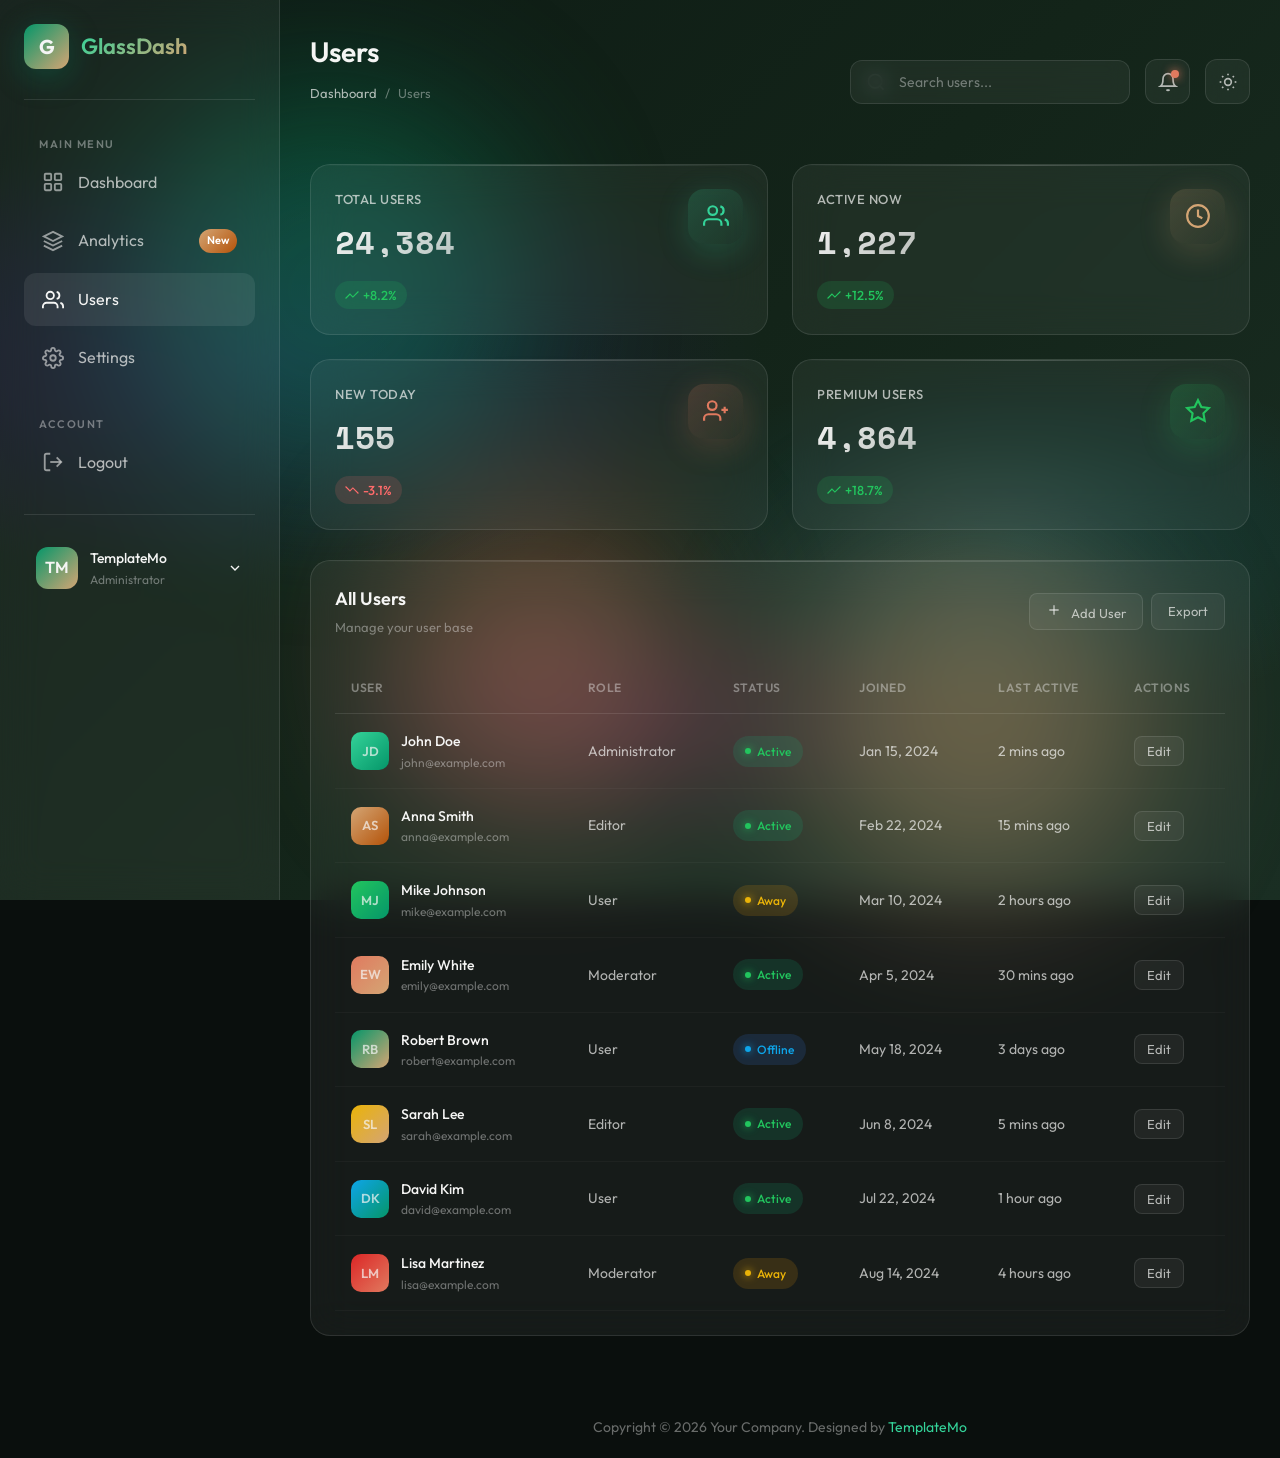
<file: admin/users.html>
<!DOCTYPE html>
<html lang="en">
<head>
    <meta charset="UTF-8">
    <meta name="viewport" content="width=device-width, initial-scale=1.0">
    <title>Users - 3D Glassmorphism Dashboard</title>
    <meta name="description" content="3D Glassmorphism Dashboard Template by TemplateMo">
    <link rel="preconnect" href="https://fonts.googleapis.com">
    <link rel="preconnect" href="https://fonts.gstatic.com" crossorigin>
    <link href="https://fonts.googleapis.com/css2?family=Outfit:wght@300;400;500;600;700&family=Space+Mono:wght@400;700&display=swap" rel="stylesheet">
    <link rel="stylesheet" href="templatemo-glass-admin-style.css">
    <!--

TemplateMo 607 Glass Admin

https://templatemo.com/tm-607-glass-admin

-->
</head>
<body>
    <!-- Animated Background -->
    <div class="background"></div>
    <div class="orb orb-1"></div>
    <div class="orb orb-2"></div>
    <div class="orb orb-3"></div>

    <div class="dashboard">
        <!-- Sidebar -->
        <aside class="sidebar" id="sidebar">
            <div class="sidebar-header">
                <div class="logo">G</div>
                <span class="logo-text">GlassDash</span>
            </div>

            <ul class="nav-menu">
                <li class="nav-section">
                    <span class="nav-section-title">Main Menu</span>
                    <ul>
                        <li class="nav-item">
                            <a href="index.html" class="nav-link">
                                <svg class="nav-icon" viewBox="0 0 24 24" fill="none" stroke="currentColor" stroke-width="2">
                                    <rect x="3" y="3" width="7" height="7" rx="1"/><rect x="14" y="3" width="7" height="7" rx="1"/>
                                    <rect x="3" y="14" width="7" height="7" rx="1"/><rect x="14" y="14" width="7" height="7" rx="1"/>
                                </svg>
                                Dashboard
                            </a>
                        </li>
                        <li class="nav-item">
                            <a href="analytics.html" class="nav-link">
                                <svg class="nav-icon" viewBox="0 0 24 24" fill="none" stroke="currentColor" stroke-width="2">
                                    <path d="M12 2L2 7l10 5 10-5-10-5z"/><path d="M2 17l10 5 10-5"/><path d="M2 12l10 5 10-5"/>
                                </svg>
                                Analytics
                                <span class="nav-badge">New</span>
                            </a>
                        </li>
                        <li class="nav-item">
                            <a href="users.html" class="nav-link active">
                                <svg class="nav-icon" viewBox="0 0 24 24" fill="none" stroke="currentColor" stroke-width="2">
                                    <path d="M17 21v-2a4 4 0 0 0-4-4H5a4 4 0 0 0-4 4v2"/><circle cx="9" cy="7" r="4"/>
                                    <path d="M23 21v-2a4 4 0 0 0-3-3.87"/><path d="M16 3.13a4 4 0 0 1 0 7.75"/>
                                </svg>
                                Users
                            </a>
                        </li>
                        <li class="nav-item">
                            <a href="settings.html" class="nav-link">
                                <svg class="nav-icon" viewBox="0 0 24 24" fill="none" stroke="currentColor" stroke-width="2">
                                    <circle cx="12" cy="12" r="3"/>
                                    <path d="M19.4 15a1.65 1.65 0 0 0 .33 1.82l.06.06a2 2 0 0 1 0 2.83 2 2 0 0 1-2.83 0l-.06-.06a1.65 1.65 0 0 0-1.82-.33 1.65 1.65 0 0 0-1 1.51V21a2 2 0 0 1-2 2 2 2 0 0 1-2-2v-.09A1.65 1.65 0 0 0 9 19.4a1.65 1.65 0 0 0-1.82.33l-.06.06a2 2 0 0 1-2.83 0 2 2 0 0 1 0-2.83l.06-.06a1.65 1.65 0 0 0 .33-1.82 1.65 1.65 0 0 0-1.51-1H3a2 2 0 0 1-2-2 2 2 0 0 1 2-2h.09A1.65 1.65 0 0 0 4.6 9a1.65 1.65 0 0 0-.33-1.82l-.06-.06a2 2 0 0 1 0-2.83 2 2 0 0 1 2.83 0l.06.06a1.65 1.65 0 0 0 1.82.33H9a1.65 1.65 0 0 0 1-1.51V3a2 2 0 0 1 2-2 2 2 0 0 1 2 2v.09a1.65 1.65 0 0 0 1 1.51 1.65 1.65 0 0 0 1.82-.33l.06-.06a2 2 0 0 1 2.83 0 2 2 0 0 1 0 2.83l-.06.06a1.65 1.65 0 0 0-.33 1.82V9a1.65 1.65 0 0 0 1.51 1H21a2 2 0 0 1 2 2 2 2 0 0 1-2 2h-.09a1.65 1.65 0 0 0-1.51 1z"/>
                                </svg>
                                Settings
                            </a>
                        </li>
                    </ul>
                </li>

                <li class="nav-section">
                    <span class="nav-section-title">Account</span>
                    <ul>
                        <li class="nav-item">
                            <a href="login.html" class="nav-link">
                                <svg class="nav-icon" viewBox="0 0 24 24" fill="none" stroke="currentColor" stroke-width="2">
                                    <path d="M9 21H5a2 2 0 0 1-2-2V5a2 2 0 0 1 2-2h4"/>
                                    <polyline points="16 17 21 12 16 7"/><line x1="21" y1="12" x2="9" y2="12"/>
                                </svg>
                                Logout
                            </a>
                        </li>
                    </ul>
                </li>
            </ul>

            <div class="sidebar-footer">
                <div class="user-profile">
                    <div class="user-avatar">TM</div>
                    <div class="user-info">
                        <div class="user-name">TemplateMo</div>
                        <div class="user-role">Administrator</div>
                    </div>
                    <svg width="16" height="16" viewBox="0 0 24 24" fill="none" stroke="currentColor" stroke-width="2">
                        <polyline points="6 9 12 15 18 9"/>
                    </svg>
                </div>
            </div>
        </aside>

        <!-- Main Content -->
        <main class="main-content">
            <!-- Top Navbar -->
            <nav class="navbar">
                <div class="page-header">
                    <h1 class="page-title">Users</h1>
                    <div class="page-breadcrumb">
                        <a href="index.html">Dashboard</a>
                        <span>/</span>
                        <span>Users</span>
                    </div>
                </div>
                <div class="navbar-right">
                    <div class="search-box">
                        <svg class="search-icon" viewBox="0 0 24 24" fill="none" stroke="currentColor" stroke-width="2">
                            <circle cx="11" cy="11" r="8"/><line x1="21" y1="21" x2="16.65" y2="16.65"/>
                        </svg>
                        <input type="text" class="search-input" placeholder="Search users...">
                    </div>
                    <button class="nav-btn">
                        <svg viewBox="0 0 24 24" fill="none" stroke="currentColor" stroke-width="2">
                            <path d="M18 8A6 6 0 0 0 6 8c0 7-3 9-3 9h18s-3-2-3-9"/><path d="M13.73 21a2 2 0 0 1-3.46 0"/>
                        </svg>
                        <span class="notification-dot"></span>
                    </button>
                    <button class="nav-btn" id="theme-toggle" title="Toggle Light/Dark Mode">
                        <svg class="icon-sun" viewBox="0 0 24 24" fill="none" stroke="currentColor" stroke-width="2">
                            <circle cx="12" cy="12" r="4"/><path d="M12 2v2"/><path d="M12 20v2"/>
                            <path d="M4.93 4.93l1.41 1.41"/><path d="M17.66 17.66l1.41 1.41"/>
                            <path d="M2 12h2"/><path d="M20 12h2"/>
                            <path d="M6.34 17.66l-1.41 1.41"/><path d="M19.07 4.93l-1.41 1.41"/>
                        </svg>
                        <svg class="icon-moon" viewBox="0 0 24 24" fill="none" stroke="currentColor" stroke-width="2" style="display: none;">
                            <path d="M21 12.79A9 9 0 1 1 11.21 3 7 7 0 0 0 21 12.79z"/>
                        </svg>
                    </button>
                </div>
            </nav>

            <!-- Stats Cards -->
            <section class="stats-grid">
                <div class="glass-card glass-card-3d stat-card">
                    <div class="stat-card-inner">
                        <div class="stat-info">
                            <h3>Total Users</h3>
                            <div class="stat-value">24,521</div>
                            <span class="stat-change positive">
                                <svg width="14" height="14" viewBox="0 0 24 24" fill="none" stroke="currentColor" stroke-width="2"><polyline points="23 6 13.5 15.5 8.5 10.5 1 18"/></svg>
                                +8.2%
                            </span>
                        </div>
                        <div class="stat-icon cyan">
                            <svg viewBox="0 0 24 24" fill="none" stroke="var(--emerald-light)" stroke-width="2">
                                <path d="M17 21v-2a4 4 0 0 0-4-4H5a4 4 0 0 0-4 4v2"/><circle cx="9" cy="7" r="4"/>
                                <path d="M23 21v-2a4 4 0 0 0-3-3.87"/><path d="M16 3.13a4 4 0 0 1 0 7.75"/>
                            </svg>
                        </div>
                    </div>
                </div>

                <div class="glass-card glass-card-3d stat-card">
                    <div class="stat-card-inner">
                        <div class="stat-info">
                            <h3>Active Now</h3>
                            <div class="stat-value">1,234</div>
                            <span class="stat-change positive">
                                <svg width="14" height="14" viewBox="0 0 24 24" fill="none" stroke="currentColor" stroke-width="2"><polyline points="23 6 13.5 15.5 8.5 10.5 1 18"/></svg>
                                +12.5%
                            </span>
                        </div>
                        <div class="stat-icon magenta">
                            <svg viewBox="0 0 24 24" fill="none" stroke="var(--gold)" stroke-width="2">
                                <circle cx="12" cy="12" r="10"/><path d="M12 6v6l4 2"/>
                            </svg>
                        </div>
                    </div>
                </div>

                <div class="glass-card glass-card-3d stat-card">
                    <div class="stat-card-inner">
                        <div class="stat-info">
                            <h3>New Today</h3>
                            <div class="stat-value">156</div>
                            <span class="stat-change negative">
                                <svg width="14" height="14" viewBox="0 0 24 24" fill="none" stroke="currentColor" stroke-width="2"><polyline points="23 18 13.5 8.5 8.5 13.5 1 6"/></svg>
                                -3.1%
                            </span>
                        </div>
                        <div class="stat-icon purple">
                            <svg viewBox="0 0 24 24" fill="none" stroke="var(--coral)" stroke-width="2">
                                <path d="M16 21v-2a4 4 0 0 0-4-4H5a4 4 0 0 0-4 4v2"/><circle cx="8.5" cy="7" r="4"/>
                                <line x1="20" y1="8" x2="20" y2="14"/><line x1="23" y1="11" x2="17" y2="11"/>
                            </svg>
                        </div>
                    </div>
                </div>

                <div class="glass-card glass-card-3d stat-card">
                    <div class="stat-card-inner">
                        <div class="stat-info">
                            <h3>Premium Users</h3>
                            <div class="stat-value">4,892</div>
                            <span class="stat-change positive">
                                <svg width="14" height="14" viewBox="0 0 24 24" fill="none" stroke="currentColor" stroke-width="2"><polyline points="23 6 13.5 15.5 8.5 10.5 1 18"/></svg>
                                +18.7%
                            </span>
                        </div>
                        <div class="stat-icon success">
                            <svg viewBox="0 0 24 24" fill="none" stroke="var(--success)" stroke-width="2">
                                <polygon points="12 2 15.09 8.26 22 9.27 17 14.14 18.18 21.02 12 17.77 5.82 21.02 7 14.14 2 9.27 8.91 8.26 12 2"/>
                            </svg>
                        </div>
                    </div>
                </div>
            </section>

            <!-- Users Table -->
            <section class="content-grid" style="grid-template-columns: 1fr;">
                <div class="glass-card table-card" style="grid-column: span 1;">
                    <div class="card-header">
                        <div>
                            <h2 class="card-title">All Users</h2>
                            <p class="card-subtitle">Manage your user base</p>
                        </div>
                        <div class="card-actions">
                            <button class="card-btn">
                                <svg width="16" height="16" viewBox="0 0 24 24" fill="none" stroke="currentColor" stroke-width="2" style="margin-right: 6px;">
                                    <line x1="12" y1="5" x2="12" y2="19"/><line x1="5" y1="12" x2="19" y2="12"/>
                                </svg>
                                Add User
                            </button>
                            <button class="card-btn">Export</button>
                        </div>
                    </div>
                    <div class="table-wrapper">
                        <table class="data-table">
                            <thead>
                                <tr>
                                    <th>User</th>
                                    <th>Role</th>
                                    <th>Status</th>
                                    <th>Joined</th>
                                    <th>Last Active</th>
                                    <th>Actions</th>
                                </tr>
                            </thead>
                            <tbody>
                                <tr>
                                    <td><div class="table-user"><div class="table-avatar" style="background: linear-gradient(135deg, var(--emerald-light), var(--emerald));">JD</div><div class="table-user-info"><span class="table-user-name">John Doe</span><span class="table-user-email">john@example.com</span></div></div></td>
                                    <td>Administrator</td>
                                    <td><span class="status-badge completed">Active</span></td>
                                    <td>Jan 15, 2024</td>
                                    <td>2 mins ago</td>
                                    <td>
                                        <button class="card-btn" style="padding: 6px 12px;">Edit</button>
                                    </td>
                                </tr>
                                <tr>
                                    <td><div class="table-user"><div class="table-avatar" style="background: linear-gradient(135deg, var(--gold), var(--amber));">AS</div><div class="table-user-info"><span class="table-user-name">Anna Smith</span><span class="table-user-email">anna@example.com</span></div></div></td>
                                    <td>Editor</td>
                                    <td><span class="status-badge completed">Active</span></td>
                                    <td>Feb 22, 2024</td>
                                    <td>15 mins ago</td>
                                    <td>
                                        <button class="card-btn" style="padding: 6px 12px;">Edit</button>
                                    </td>
                                </tr>
                                <tr>
                                    <td><div class="table-user"><div class="table-avatar" style="background: linear-gradient(135deg, var(--success), var(--emerald));">MJ</div><div class="table-user-info"><span class="table-user-name">Mike Johnson</span><span class="table-user-email">mike@example.com</span></div></div></td>
                                    <td>User</td>
                                    <td><span class="status-badge pending">Away</span></td>
                                    <td>Mar 10, 2024</td>
                                    <td>2 hours ago</td>
                                    <td>
                                        <button class="card-btn" style="padding: 6px 12px;">Edit</button>
                                    </td>
                                </tr>
                                <tr>
                                    <td><div class="table-user"><div class="table-avatar" style="background: linear-gradient(135deg, var(--coral), var(--gold));">EW</div><div class="table-user-info"><span class="table-user-name">Emily White</span><span class="table-user-email">emily@example.com</span></div></div></td>
                                    <td>Moderator</td>
                                    <td><span class="status-badge completed">Active</span></td>
                                    <td>Apr 5, 2024</td>
                                    <td>30 mins ago</td>
                                    <td>
                                        <button class="card-btn" style="padding: 6px 12px;">Edit</button>
                                    </td>
                                </tr>
                                <tr>
                                    <td><div class="table-user"><div class="table-avatar" style="background: linear-gradient(135deg, var(--emerald), var(--gold));">RB</div><div class="table-user-info"><span class="table-user-name">Robert Brown</span><span class="table-user-email">robert@example.com</span></div></div></td>
                                    <td>User</td>
                                    <td><span class="status-badge processing">Offline</span></td>
                                    <td>May 18, 2024</td>
                                    <td>3 days ago</td>
                                    <td>
                                        <button class="card-btn" style="padding: 6px 12px;">Edit</button>
                                    </td>
                                </tr>
                                <tr>
                                    <td><div class="table-user"><div class="table-avatar" style="background: linear-gradient(135deg, var(--warning), var(--gold));">SL</div><div class="table-user-info"><span class="table-user-name">Sarah Lee</span><span class="table-user-email">sarah@example.com</span></div></div></td>
                                    <td>Editor</td>
                                    <td><span class="status-badge completed">Active</span></td>
                                    <td>Jun 8, 2024</td>
                                    <td>5 mins ago</td>
                                    <td>
                                        <button class="card-btn" style="padding: 6px 12px;">Edit</button>
                                    </td>
                                </tr>
                                <tr>
                                    <td><div class="table-user"><div class="table-avatar" style="background: linear-gradient(135deg, var(--info), var(--emerald));">DK</div><div class="table-user-info"><span class="table-user-name">David Kim</span><span class="table-user-email">david@example.com</span></div></div></td>
                                    <td>User</td>
                                    <td><span class="status-badge completed">Active</span></td>
                                    <td>Jul 22, 2024</td>
                                    <td>1 hour ago</td>
                                    <td>
                                        <button class="card-btn" style="padding: 6px 12px;">Edit</button>
                                    </td>
                                </tr>
                                <tr>
                                    <td><div class="table-user"><div class="table-avatar" style="background: linear-gradient(135deg, var(--danger), var(--coral));">LM</div><div class="table-user-info"><span class="table-user-name">Lisa Martinez</span><span class="table-user-email">lisa@example.com</span></div></div></td>
                                    <td>Moderator</td>
                                    <td><span class="status-badge pending">Away</span></td>
                                    <td>Aug 14, 2024</td>
                                    <td>4 hours ago</td>
                                    <td>
                                        <button class="card-btn" style="padding: 6px 12px;">Edit</button>
                                    </td>
                                </tr>
                            </tbody>
                        </table>
                    </div>
                </div>
            </section>
        </main>
    </div>

    <!-- Mobile Menu Toggle -->
    <button class="mobile-menu-toggle">
        <svg viewBox="0 0 24 24" fill="none" stroke="currentColor" stroke-width="2">
            <line x1="3" y1="12" x2="21" y2="12"/><line x1="3" y1="6" x2="21" y2="6"/><line x1="3" y1="18" x2="21" y2="18"/>
        </svg>
    </button>

    <!-- Footer -->
    <footer class="site-footer">
        <p>Copyright © 2026 Your Company. Designed by <a href="https://templatemo.com" target="_blank" rel="nofollow">TemplateMo</a></p>
    </footer>

    <script src="templatemo-glass-admin-script.js"></script>
    <!-- TemplateMo 607 Glass Admin -->
</body>
</html>
</file>
<file: templatemo-prism-flux.css>
@charset "utf-8";
/* CSS Document */

/*

TemplateMo 600 Prism Flux

https://templatemo.com/tm-600-prism-flux

*/

* {
	margin: 0;
	padding: 0;
	box-sizing: border-box;
}

:root {
	--primary-black: #0a0a0a;
	--carbon-dark: #121212;
	--carbon-medium: #1a1a1a;
	--carbon-light: #2a2a2a;
	--metal-dark: #3a3a3a;
	--metal-light: #4a4a4a;
	--accent-red: #ff3333;
	--accent-blue: #00a8ff;
	--accent-green: #00ff88;
	--accent-purple: #9945ff;
	--accent-cyan: #00ffff;
	--text-primary: #ffffff;
	--text-secondary: #b0b0b0;
	--text-dim: #808080;
}

html {
	scroll-behavior: smooth;
}

body {
	font-family: 'Orbitron', 'Rajdhani', sans-serif;
	background: var(--primary-black);
	color: var(--text-primary);
	overflow-x: hidden;
	position: relative;
}

/* Carbon Fiber Background Pattern */
body::before {
	content: '';
	position: fixed;
	top: 0;
	left: 0;
	width: 100%;
	height: 100%;
	background:
		repeating-linear-gradient(0deg,
			transparent,
			transparent 2px,
			rgba(255, 255, 255, 0.03) 2px,
			rgba(255, 255, 255, 0.03) 4px),
		repeating-linear-gradient(90deg,
			transparent,
			transparent 2px,
			rgba(255, 255, 255, 0.03) 2px,
			rgba(255, 255, 255, 0.03) 4px),
		linear-gradient(135deg,
			var(--primary-black) 0%,
			var(--carbon-dark) 25%,
			var(--carbon-medium) 50%,
			var(--carbon-dark) 75%,
			var(--primary-black) 100%);
	z-index: -2;
}

/* Animated Grid Overlay */
body::after {
	content: '';
	position: fixed;
	top: 0;
	left: 0;
	width: 100%;
	height: 100%;
	background-image:
		linear-gradient(rgba(255, 51, 51, 0.05) 2px, transparent 2px),
		linear-gradient(90deg, rgba(255, 51, 51, 0.05) 2px, transparent 2px);
	background-size: 150px 150px;
	animation: gridMove 20s linear infinite;
	z-index: -1;
	opacity: 0.5;
}

@keyframes gridMove {
	0% {
		transform: translate(0, 0);
	}

	100% {
		transform: translate(150px, 150px);
	}
}

/* Loading Screen */
.loader {
	position: fixed;
	top: 0;
	left: 0;
	width: 100%;
	height: 100vh;
	background: var(--primary-black);
	display: flex;
	justify-content: center;
	align-items: center;
	z-index: 10000;
	transition: opacity 0.5s, visibility 0.5s;
}

.loader.hidden {
	opacity: 0;
	visibility: hidden;
}

.loader-content {
	text-align: center;
}

.loader-prism {
	width: 100px;
	height: 100px;
	position: relative;
	margin: 0 auto 30px;
}

.prism-face {
	position: absolute;
	width: 100%;
	height: 100%;
	border: 2px solid transparent;
	transform-origin: center;
	animation: prismRotate 3s linear infinite;
}

.prism-face:nth-child(1) {
	border-image: linear-gradient(45deg, var(--accent-red), var(--accent-blue)) 1;
	animation-delay: 0s;
}

.prism-face:nth-child(2) {
	border-image: linear-gradient(45deg, var(--accent-blue), var(--accent-green)) 1;
	transform: rotate(60deg);
	animation-delay: 0.2s;
}

.prism-face:nth-child(3) {
	border-image: linear-gradient(45deg, var(--accent-green), var(--accent-purple)) 1;
	transform: rotate(120deg);
	animation-delay: 0.4s;
}

@keyframes prismRotate {
	0% {
		transform: rotate(0deg) scale(1);
	}

	50% {
		transform: rotate(180deg) scale(1.2);
	}

	100% {
		transform: rotate(360deg) scale(1);
	}
}

/* Navigation Header */
.header {
	position: fixed;
	top: 0;
	width: 100%;
	background: linear-gradient(180deg,
			rgba(18, 18, 18, 0.98) 0%,
			rgba(18, 18, 18, 0.9) 50%,
			rgba(18, 18, 18, 0) 100%);
	backdrop-filter: blur(20px);
	border-bottom: 1px solid rgba(255, 255, 255, 0.1);
	z-index: 1000;
	transition: all 0.3s ease;
}

.header.scrolled {
	background: rgba(18, 18, 18, 0.98);
	backdrop-filter: blur(30px);
	box-shadow: 0 10px 30px rgba(0, 0, 0, 0.8);
}

.nav-container {
	max-width: 1400px;
	margin: 0 auto;
	display: flex;
	justify-content: space-between;
	align-items: center;
	padding: 20px 30px;
}

.logo {
	display: flex;
	align-items: center;
	text-decoration: none;
	position: relative;
}

.logo-icon {
	width: 45px;
	height: 45px;
	margin-right: 15px;
	position: relative;
}

/* Prism-inspired logo */
.logo-prism {
	width: 100%;
	height: 100%;
	position: relative;
	display: flex;
	align-items: center;
	justify-content: center;
}

.prism-shape {
	width: 30px;
	height: 30px;
	position: relative;
	transform: rotate(45deg);
	background: linear-gradient(135deg,
			var(--accent-red) 0%,
			var(--accent-blue) 33%,
			var(--accent-green) 66%,
			var(--accent-purple) 100%);
	animation: prismShine 3s ease-in-out infinite;
}

@keyframes prismShine {

	0%,
	100% {
		filter: brightness(1) hue-rotate(0deg);
		transform: rotate(45deg) scale(1);
	}

	50% {
		filter: brightness(1.5) hue-rotate(10deg);
		transform: rotate(45deg) scale(1.1);
	}
}

.prism-shape::before,
.prism-shape::after {
	content: '';
	position: absolute;
	width: 100%;
	height: 100%;
	background: inherit;
	opacity: 0.5;
}

.prism-shape::before {
	transform: rotate(60deg);
}

.prism-shape::after {
	transform: rotate(-60deg);
}

.logo-text {
	font-size: 24px;
	font-weight: 900;
	letter-spacing: 2px;
	text-transform: uppercase;
}

.logo-text .prism {
	background: linear-gradient(135deg, var(--text-primary), var(--accent-cyan));
	-webkit-background-clip: text;
	-webkit-text-fill-color: transparent;
	background-clip: text;
}

.logo-text .flux {
	color: var(--text-secondary);
	font-weight: 300;
	margin-left: 5px;
}

.nav-menu {
	display: flex;
	list-style: none;
	gap: 10px;
	align-items: center;
}

.nav-menu a {
	color: var(--text-secondary);
	text-decoration: none;
	padding: 12px 25px;
	transition: all 0.3s ease;
	position: relative;
	text-transform: uppercase;
	font-weight: 500;
	letter-spacing: 1px;
	font-size: 14px;
}

.nav-menu a::before {
	content: '';
	position: absolute;
	bottom: 0;
	left: 50%;
	transform: translateX(-50%);
	width: 0;
	height: 2px;
	background: linear-gradient(90deg, var(--accent-blue), var(--accent-purple));
	transition: width 0.3s ease;
}

.nav-menu a:hover {
	color: var(--text-primary);
}

.nav-menu a:hover::before,
.nav-menu a.active::before {
	width: 80%;
}

.nav-menu a.active {
	color: var(--accent-cyan);
}

.menu-toggle {
	display: none;
	flex-direction: column;
	cursor: pointer;
	padding: 5px;
}

.menu-toggle span {
	width: 30px;
	height: 3px;
	background: linear-gradient(90deg, var(--accent-blue), var(--accent-purple));
	margin: 3px 0;
	transition: 0.3s;
	border-radius: 2px;
}

.menu-toggle.active span:nth-child(1) {
	transform: rotate(-45deg) translate(-5px, 6px);
}

.menu-toggle.active span:nth-child(2) {
	opacity: 0;
}

.menu-toggle.active span:nth-child(3) {
	transform: rotate(45deg) translate(-5px, -6px);
}

/* Hero Section with 3D Carousel */
.hero {
	min-height: 100vh;
	display: flex;
	align-items: center;
	justify-content: center;
	position: relative;
	padding: 120px 20px 80px;
	background: radial-gradient(ellipse at center,
			rgba(153, 69, 255, 0.1) 0%,
			transparent 50%);
}

.carousel-container {
	width: 100%;
	max-width: 1600px;
	height: 650px;
	perspective: 1200px;
	position: relative;
	padding-top: 60px;
}

.carousel {
	width: 100%;
	height: 100%;
	position: relative;
	transform-style: preserve-3d;
}

.carousel-item {
	position: absolute;
	width: 400px;
	height: 500px;
	left: 50%;
	top: 50%;
	transform-style: preserve-3d;
	transition: all 0.8s cubic-bezier(0.4, 0.0, 0.2, 1);
	cursor: pointer;
	transform-origin: center center;
}

.carousel-item .card {
	width: 100%;
	height: 100%;
	background: linear-gradient(135deg, var(--carbon-medium), var(--carbon-dark));
	border: 2px solid var(--metal-dark);
	border-radius: 20px;
	padding: 30px;
	position: relative;
	overflow: hidden;
	box-shadow:
		0 20px 40px rgba(0, 0, 0, 0.8),
		inset 0 1px 0 rgba(255, 255, 255, 0.1);
}

.carousel-item .card::before {
	content: '';
	position: absolute;
	top: 0;
	left: 0;
	right: 0;
	height: 1px;
	background: linear-gradient(90deg,
			transparent,
			rgba(255, 255, 255, 0.5),
			transparent);
	animation: scanline 3s linear infinite;
}

@keyframes scanline {
	0% {
		transform: translateY(0);
	}

	100% {
		transform: translateY(500px);
	}
}

.card-number {
	position: absolute;
	top: 20px;
	right: 30px;
	font-size: 72px;
	font-weight: 900;
	color: rgba(153, 69, 255, 0.1);
	font-family: 'Orbitron', monospace;
}

.card-image {
	width: 100%;
	height: 200px;
	background: var(--carbon-dark);
	border-radius: 10px;
	margin-bottom: 20px;
	overflow: hidden;
	position: relative;
	border: 1px solid var(--metal-dark);
}

.card-image img {
	width: 100%;
	height: 100%;
	object-fit: cover;
	filter: grayscale(50%) contrast(1.2);
	transition: all 0.5s ease;
}

.carousel-item:hover .card-image img {
	filter: grayscale(0%) contrast(1.3);
	transform: scale(1.1);
}

.card-title {
	font-size: 24px;
	font-weight: 700;
	margin-bottom: 15px;
	text-transform: uppercase;
	letter-spacing: 2px;
	background: linear-gradient(135deg, var(--text-primary), var(--accent-purple));
	-webkit-background-clip: text;
	-webkit-text-fill-color: transparent;
	background-clip: text;
}

.card-description {
	color: var(--text-secondary);
	line-height: 1.6;
	margin-bottom: 20px;
	font-size: 14px;
}

.card-tech {
	display: flex;
	flex-wrap: wrap;
	gap: 8px;
	margin-bottom: 20px;
}

.tech-badge {
	padding: 5px 12px;
	background: rgba(153, 69, 255, 0.1);
	border: 1px solid var(--accent-purple);
	border-radius: 20px;
	font-size: 12px;
	color: var(--accent-purple);
	text-transform: uppercase;
	letter-spacing: 1px;
}

.card-cta {
	padding: 12px 30px;
	background: linear-gradient(135deg, var(--accent-purple), var(--accent-blue));
	border: none;
	border-radius: 30px;
	color: var(--text-primary);
	font-weight: 700;
	text-transform: uppercase;
	letter-spacing: 2px;
	cursor: pointer;
	transition: all 0.3s ease;
	box-shadow: 0 5px 15px rgba(153, 69, 255, 0.3);
}

.card-cta:hover {
	transform: translateY(-2px);
	box-shadow: 0 8px 25px rgba(153, 69, 255, 0.5);
}

/* Carousel Controls */
.carousel-controls {
	position: absolute;
	bottom: -70px;
	left: 50%;
	transform: translateX(-50%);
	display: flex;
	gap: 20px;
	z-index: 100;
}

.carousel-btn {
	width: 60px;
	height: 60px;
	background: linear-gradient(135deg, var(--carbon-medium), var(--carbon-dark));
	border: 2px solid var(--metal-dark);
	border-radius: 50%;
	color: var(--accent-purple);
	font-size: 24px;
	cursor: pointer;
	transition: all 0.3s ease;
	display: flex;
	align-items: center;
	justify-content: center;
	box-shadow:
		0 5px 15px rgba(0, 0, 0, 0.5),
		inset 0 1px 0 rgba(255, 255, 255, 0.1);
}

.carousel-btn:hover {
	border-color: var(--accent-purple);
	box-shadow:
		0 8px 25px rgba(153, 69, 255, 0.3),
		inset 0 1px 0 rgba(255, 255, 255, 0.2);
	transform: scale(1.1);
}

.carousel-indicators {
	position: absolute;
	top: 30px;
	left: 50%;
	transform: translateX(-50%);
	display: flex;
	gap: 15px;
	z-index: 100;
}

.indicator {
	width: 12px;
	height: 12px;
	background: var(--metal-dark);
	border: 1px solid var(--metal-light);
	border-radius: 50%;
	cursor: pointer;
	transition: all 0.3s ease;
}

.indicator.active {
	background: linear-gradient(135deg, var(--accent-purple), var(--accent-blue));
	box-shadow: 0 0 10px rgba(153, 69, 255, 0.5);
	transform: scale(1.3);
}

/* NEW: Prism Philosophy Section */
.philosophy-section {
	padding: 120px 30px;
	background: linear-gradient(180deg,
			var(--primary-black) 0%,
			rgba(153, 69, 255, 0.02) 50%,
			var(--primary-black) 100%);
	position: relative;
	overflow: hidden;
}

.philosophy-container {
	max-width: 1200px;
	margin: 0 auto;
	text-align: center;
}

/* Animated Prism Line */
.prism-line {
	width: 100%;
	height: 2px;
	margin: 0 auto 60px;
	position: relative;
	overflow: hidden;
	background: var(--carbon-medium);
}

.prism-line::before {
	content: '';
	position: absolute;
	top: 0;
	left: -100%;
	width: 100%;
	height: 100%;
	background: linear-gradient(90deg,
			transparent,
			var(--accent-red) 20%,
			var(--accent-blue) 40%,
			var(--accent-green) 60%,
			var(--accent-purple) 80%,
			transparent);

	animation: prismSweep 4s ease-in-out infinite;
}

@keyframes prismSweep {
	0% {
		left: -100%;
	}

	100% {
		left: 100%;
	}
}

.philosophy-headline {
	font-size: 56px;
	font-weight: 900;
	text-transform: uppercase;
	letter-spacing: 3px;
	margin-bottom: 30px;
	line-height: 1.2;
	background: linear-gradient(135deg,
			var(--accent-cyan) 0%,
			var(--accent-purple) 25%,
			var(--accent-blue) 50%,
			var(--accent-green) 75%,
			var(--accent-cyan) 100%);
	-webkit-background-clip: text;
	-webkit-text-fill-color: transparent;
	background-clip: text;
	background-size: 200% 200%;
	animation: gradientFlow 5s ease infinite;
}

@keyframes gradientFlow {
	0% {
		background-position: 0% 50%;
	}

	50% {
		background-position: 100% 50%;
	}

	100% {
		background-position: 0% 50%;
	}
}

.philosophy-subheading {
	font-size: 20px;
	color: var(--text-secondary);
	max-width: 700px;
	margin: 0 auto 80px;
	line-height: 1.6;
	font-weight: 300;
}

.philosophy-pillars {
	display: grid;
	grid-template-columns: repeat(auto-fit, minmax(300px, 1fr));
	gap: 50px;
	margin-bottom: 60px;
}

.pillar {
	position: relative;
	padding: 40px 30px;
	background: linear-gradient(135deg,
			rgba(42, 42, 42, 0.2),
			rgba(26, 26, 26, 0.3));
	border: 1px solid var(--metal-dark);
	border-radius: 20px;
	transition: all 0.4s ease;
	overflow: hidden;
}

.pillar::before {
	content: '';
	position: absolute;
	top: 0;
	left: 0;
	width: 100%;
	height: 2px;
	background: linear-gradient(90deg,
			var(--accent-purple),
			var(--accent-blue),
			var(--accent-green));
	transform: scaleX(0);
	transition: transform 0.4s ease;
}

.pillar:hover::before {
	transform: scaleX(1);
}

.pillar:hover {
	transform: translateY(-10px);
	border-color: var(--accent-purple);
	box-shadow: 0 20px 40px rgba(153, 69, 255, 0.2);
	background: linear-gradient(135deg,
			rgba(153, 69, 255, 0.05),
			rgba(26, 26, 26, 0.3));
}

.pillar-icon {
	width: 80px;
	height: 80px;
	margin: 0 auto 25px;
	display: flex;
	align-items: center;
	justify-content: center;
	font-size: 40px;
	position: relative;
}

.pillar-icon::before {
	content: '';
	position: absolute;
	width: 100%;
	height: 100%;
	background: linear-gradient(135deg, var(--accent-purple), var(--accent-blue));
	border-radius: 50%;
	opacity: 0.2;
	animation: pulse 3s ease-in-out infinite;
}

@keyframes pulse {

	0%,
	100% {
		transform: scale(1);
		opacity: 0.2;
	}

	50% {
		transform: scale(1.2);
		opacity: 0.1;
	}
}

.pillar-title {
	font-size: 24px;
	font-weight: 700;
	text-transform: uppercase;
	letter-spacing: 2px;
	margin-bottom: 15px;
	color: var(--text-primary);
}

.pillar-description {
	font-size: 16px;
	color: var(--text-secondary);
	line-height: 1.6;
}
.pillar-description a {
	color: var(--accent-cyan);
	text-decoration: none;
	transition: all 0.3s ease;
	position: relative;
}

.pillar-description a::after {
	content: '';
	position: absolute;
	bottom: -2px;
	left: 0;
	width: 0;
	height: 1px;
	background: var(--accent-cyan);
	transition: width 0.3s ease;
}

.pillar-description a:hover {
	color: var(--accent-purple);
}

.pillar-description a:hover::after {
	width: 100%;
}

/* Particle Effect Background */
.philosophy-particles {
	position: absolute;
	width: 100%;
	height: 100%;
	top: 0;
	left: 0;
	overflow: hidden;
	pointer-events: none;
}

.particle {
	position: absolute;
	width: 4px;
	height: 4px;
	background: linear-gradient(135deg, var(--accent-cyan), var(--accent-purple));
	border-radius: 50%;
	opacity: 0;
	animation: float-particle 20s infinite linear;
}

@keyframes float-particle {
	0% {
		transform: translateY(0) rotate(0deg);
		opacity: 0;
	}

	5% {
		opacity: 1;
	}

	95% {
		opacity: 1;
	}

	100% {
		transform: translateY(-100vh) rotate(720deg);
		opacity: 0;
	}
}

/* Stats Section with Content */
.stats-section {
	padding: 120px 30px;
	background: linear-gradient(180deg,
			var(--primary-black) 0%,
			var(--carbon-dark) 50%,
			var(--primary-black) 100%);
	position: relative;
}

.stats-grid {
	max-width: 1200px;
	margin: 0 auto;
	display: grid;
	grid-template-columns: repeat(auto-fit, minmax(250px, 1fr));
	gap: 40px;
}

.stat-card {
	background: linear-gradient(135deg,
			rgba(42, 42, 42, 0.5),
			rgba(26, 26, 26, 0.8));
	border: 1px solid var(--metal-dark);
	border-radius: 15px;
	padding: 40px 30px;
	text-align: center;
	position: relative;
	overflow: hidden;
	transition: all 0.3s ease;
}

.stat-card::before {
	content: '';
	position: absolute;
	top: 0;
	left: -100%;
	width: 100%;
	height: 2px;
	background: linear-gradient(90deg,
			transparent,
			var(--accent-purple),
			transparent);
	animation: none;
}

.stat-card:hover::before {
	animation: slideRight 0.5s ease forwards;
}

@keyframes slideRight {
	0% {
		left: -100%;
	}

	100% {
		left: 100%;
	}
}

.stat-card:hover {
	transform: translateY(-5px);
	border-color: var(--accent-purple);
	box-shadow: 0 15px 35px rgba(153, 69, 255, 0.2);
}

.stat-icon {
	width: 80px;
	height: 80px;
	background: linear-gradient(135deg, var(--accent-purple), var(--accent-blue));
	border-radius: 50%;
	display: flex;
	align-items: center;
	justify-content: center;
	margin: 0 auto 20px;
	font-size: 36px;
	color: var(--text-primary);
	box-shadow: 0 10px 25px rgba(153, 69, 255, 0.3);
}

.stat-number {
	font-size: 48px;
	font-weight: 900;
	color: var(--text-primary);
	margin-bottom: 10px;
	font-family: 'Orbitron', monospace;
}

.stat-label {
	font-size: 14px;
	color: var(--text-secondary);
	text-transform: uppercase;
	letter-spacing: 2px;
	margin-bottom: 15px;
}

.stat-description {
	font-size: 13px;
	color: var(--text-dim);
	line-height: 1.5;
	padding: 0 10px;
}

/* Enhanced Skills Section - Technical Arsenal */
.skills-section {
	padding: 120px 30px;
	background: var(--carbon-dark);
	position: relative;
	overflow: hidden;
}

.skills-container {
	max-width: 1200px;
	margin: 0 auto;
}

.section-header {
	text-align: center;
	margin-bottom: 80px;
}

.section-title {
	font-size: 48px;
	font-weight: 900;
	text-transform: uppercase;
	letter-spacing: 3px;
	margin-bottom: 20px;
	background: linear-gradient(135deg, var(--text-primary), var(--accent-purple));
	-webkit-background-clip: text;
	-webkit-text-fill-color: transparent;
	background-clip: text;
}

.section-subtitle {
	color: var(--text-secondary);
	font-size: 18px;
	max-width: 600px;
	margin: 0 auto;
}

/* Hexagonal Skills Grid */
.skills-hexagon-grid {
	display: flex;
	flex-wrap: wrap;
	justify-content: center;
	gap: 20px;
	margin-top: 60px;
}

.skill-hexagon {
	width: 200px;
	height: 230px;
	position: relative;
	margin: 30px 10px;
	cursor: pointer;
	transition: all 0.3s ease;
}

.skill-hexagon:hover {
	transform: translateY(-10px);
}

.hexagon-inner {
	width: 100%;
	height: 100%;
	position: relative;
	transform: rotate(30deg);
	overflow: hidden;
	border-radius: 20px;
	background: linear-gradient(135deg, var(--carbon-medium), var(--carbon-light));
	border: 2px solid var(--metal-dark);
}

.skill-hexagon:hover .hexagon-inner {
	border-color: var(--accent-purple);
	box-shadow: 0 0 30px rgba(153, 69, 255, 0.5);
}

.hexagon-content {
	position: absolute;
	width: 100%;
	height: 100%;
	top: 0;
	left: 0;
	transform: rotate(-30deg);
	display: flex;
	flex-direction: column;
	align-items: center;
	justify-content: center;
	padding: 20px;
}

.skill-icon-hex {
	font-size: 48px;
	margin-bottom: 15px;
	color: var(--accent-purple);
	animation: float 3s ease-in-out infinite;
}

@keyframes float {

	0%,
	100% {
		transform: translateY(0);
	}

	50% {
		transform: translateY(-10px);
	}
}

.skill-name-hex {
	font-size: 16px;
	font-weight: 700;
	text-transform: uppercase;
	letter-spacing: 1px;
	color: var(--text-primary);
	margin-bottom: 10px;
	text-align: center;
}

.skill-level {
	width: 100%;
	height: 4px;
	background: var(--carbon-dark);
	border-radius: 2px;
	overflow: hidden;
	position: relative;
}

.skill-level-fill {
	height: 100%;
	background: linear-gradient(90deg, var(--accent-blue), var(--accent-purple));
	border-radius: 2px;
	position: relative;
	animation: fillLevel 2s ease-out;
}

@keyframes fillLevel {
	0% {
		width: 0;
	}
}

.skill-percentage-hex {
	font-size: 14px;
	color: var(--text-secondary);
	margin-top: 8px;
	font-weight: 600;
}

/* Skill Categories Tabs */
.skill-categories {
	display: flex;
	justify-content: center;
	gap: 20px;
	margin-bottom: 40px;
	flex-wrap: wrap;
}

.category-tab {
	padding: 12px 30px;
	background: var(--carbon-medium);
	border: 1px solid var(--metal-dark);
	border-radius: 30px;
	color: var(--text-secondary);
	cursor: pointer;
	transition: all 0.3s ease;
	text-transform: uppercase;
	font-size: 14px;
	letter-spacing: 1px;
}

.category-tab:hover {
	background: rgba(153, 69, 255, 0.1);
	border-color: var(--accent-purple);
	color: var(--text-primary);
}

.category-tab.active {
	background: linear-gradient(135deg, var(--accent-purple), var(--accent-blue));
	border-color: var(--accent-purple);
	color: var(--text-primary);
	box-shadow: 0 5px 20px rgba(153, 69, 255, 0.3);
}

/* Contact Section */
.contact-section {
	padding: 120px 30px;
	background: linear-gradient(180deg,
			var(--carbon-dark) 0%,
			var(--primary-black) 100%);
	position: relative;
}

.contact-container {
	max-width: 1200px;
	margin: 0 auto;
	display: grid;
	grid-template-columns: 1fr 1fr;
	gap: 60px;
	align-items: start;
}

.contact-info {
	padding: 40px;
	background: linear-gradient(135deg,
			rgba(42, 42, 42, 0.3),
			rgba(26, 26, 26, 0.5));
	border: 1px solid var(--metal-dark);
	border-radius: 20px;
}

.info-item {
	display: flex;
	align-items: center;
	margin-bottom: 30px;
	padding: 20px;
	background: var(--carbon-dark);
	border-radius: 10px;
	transition: all 0.3s ease;
	text-decoration: none;
	cursor: pointer;
	position: relative;
	overflow: hidden;
}

.info-item::before {
	content: '';
	position: absolute;
	top: 0;
	left: -100%;
	width: 100%;
	height: 100%;
	background: linear-gradient(90deg,
			transparent,
			rgba(153, 69, 255, 0.1),
			transparent);
	transition: left 0.5s ease;
}

.info-item:hover::before {
	left: 100%;
}

.info-item:hover {
	transform: translateX(10px);
	background: rgba(153, 69, 255, 0.1);
	box-shadow: 0 5px 20px rgba(153, 69, 255, 0.2);
}

a.info-item {
	color: inherit;
	text-decoration: none;
}

.info-icon {
	width: 50px;
	height: 50px;
	background: linear-gradient(135deg, var(--accent-purple), var(--accent-blue));
	border-radius: 50%;
	display: flex;
	align-items: center;
	justify-content: center;
	margin-right: 20px;
	color: var(--text-primary);
	font-size: 20px;
	flex-shrink: 0;
	transition: all 0.3s ease;
}

.info-item:hover .info-icon {
	transform: scale(1.1) rotate(10deg);
	box-shadow: 0 8px 25px rgba(153, 69, 255, 0.4);
}

.info-text h4 {
	color: var(--text-primary);
	margin-bottom: 5px;
	font-size: 16px;
	text-transform: uppercase;
	letter-spacing: 1px;
	transition: all 0.3s ease;
}

.info-item:hover .info-text h4 {
	color: var(--accent-cyan);
}

.info-text p {
	color: var(--text-secondary);
	font-size: 14px;
	transition: all 0.3s ease;
}

.info-item:hover .info-text p {
	color: var(--text-primary);
}

/* Add external link indicator for clickable items */
.info-item[target="_blank"] .info-text p::after {
	content: ' ↗';
	font-size: 12px;
	opacity: 0;
	transition: opacity 0.3s ease;
}

.info-item[target="_blank"]:hover .info-text p::after {
	opacity: 1;
}

.contact-form {
	padding: 40px;
	background: linear-gradient(135deg,
			rgba(42, 42, 42, 0.3),
			rgba(26, 26, 26, 0.5));
	border: 1px solid var(--metal-dark);
	border-radius: 20px;
}

.form-group {
	margin-bottom: 25px;
}

.form-group label {
	display: block;
	color: var(--text-secondary);
	margin-bottom: 10px;
	text-transform: uppercase;
	font-size: 12px;
	letter-spacing: 1px;
}

.form-group input,
.form-group textarea {
	width: 100%;
	padding: 15px;
	background: var(--carbon-dark);
	border: 1px solid var(--metal-dark);
	border-radius: 8px;
	color: var(--text-primary);
	font-size: 14px;
	transition: all 0.3s ease;
}

.form-group input:focus,
.form-group textarea:focus {
	outline: none;
	border-color: var(--accent-purple);
	box-shadow: 0 0 10px rgba(153, 69, 255, 0.2);
}

.form-group textarea {
	resize: vertical;
	min-height: 120px;
}

.submit-btn {
	width: 100%;
	padding: 15px;
	background: linear-gradient(135deg, var(--accent-purple), var(--accent-blue));
	border: none;
	border-radius: 8px;
	color: var(--text-primary);
	font-size: 16px;
	font-weight: 700;
	text-transform: uppercase;
	letter-spacing: 2px;
	cursor: pointer;
	transition: all 0.3s ease;
	box-shadow: 0 5px 15px rgba(153, 69, 255, 0.3);
}

.submit-btn:hover {
	transform: translateY(-3px);
	box-shadow: 0 8px 25px rgba(153, 69, 255, 0.5);
}

/* Footer */
.footer {
	padding: 60px 30px 30px;
	background: var(--primary-black);
	border-top: 1px solid var(--metal-dark);
	position: relative;
}

.footer-content {
	max-width: 1200px;
	margin: 0 auto;
	display: grid;
	grid-template-columns: 2fr 1fr 1fr 1fr;
	gap: 40px;
	margin-bottom: 40px;
}

.footer-brand {
	display: flex;
	flex-direction: column;
	gap: 20px;
}

.footer-logo {
	display: flex;
	align-items: center;
	margin-bottom: 15px;
}

.footer-description {
	color: var(--text-secondary);
	line-height: 1.6;
	font-size: 14px;
}

.footer-social {
	display: flex;
	gap: 15px;
}

.social-icon {
	width: 40px;
	height: 40px;
	background: var(--carbon-medium);
	border: 1px solid var(--metal-dark);
	border-radius: 50%;
	display: flex;
	align-items: center;
	justify-content: center;
	color: var(--text-secondary);
	text-decoration: none;
	transition: all 0.3s ease;
}

.social-icon:hover {
	background: linear-gradient(135deg, var(--accent-purple), var(--accent-blue));
	border-color: var(--accent-purple);
	color: var(--text-primary);
	transform: translateY(-3px);
	box-shadow: 0 5px 15px rgba(153, 69, 255, 0.3);
}

.footer-section h4 {
	color: var(--text-primary);
	margin-bottom: 20px;
	text-transform: uppercase;
	letter-spacing: 1px;
	font-size: 16px;
}

.footer-links {
	display: flex;
	flex-direction: column;
	gap: 10px;
}

.footer-links a {
	color: var(--text-secondary);
	text-decoration: none;
	transition: all 0.3s ease;
	font-size: 14px;
}

.footer-links a:hover {
	color: var(--accent-purple);
	padding-left: 10px;
}

.footer-bottom {
	padding-top: 30px;
	border-top: 1px solid var(--metal-dark);
	display: flex;
	justify-content: space-between;
	align-items: center;
	max-width: 1200px;
	margin: 0 auto;
}

.copyright {
	color: var(--text-dim);
	font-size: 14px;
}

.footer-credits {
	color: var(--text-dim);
	font-size: 14px;
}

.footer-credits a {
	color: var(--accent-purple);
	text-decoration: none;
}

.footer-credits a:hover {
	text-decoration: underline;
}

/* Responsive Design */
@media (max-width: 1024px) {
	.carousel-item {
		width: 350px;
		height: 480px;
	}

	.carousel-controls {
		bottom: -60px;
	}

	.card-image {
		height: 170px;
	}

	.card-title {
		font-size: 22px;
	}

	.card-description {
		font-size: 13px;
	}

	.philosophy-pillars {
		grid-template-columns: 1fr;
	}

	.contact-container {
		grid-template-columns: 1fr;
	}

	.footer-content {
		grid-template-columns: repeat(2, 1fr);
	}
}

@media (max-width: 768px) {
	.menu-toggle {
		display: flex;
		/* Styling Video YouTube Responsif */
.video-section {
	padding: 120px 30px;
	display: flex;
	justify-content: center;
	background: linear-gradient(180deg, var(--primary-black) 0%, var(--carbon-dark) 100%);
	position: relative;
}

.video-container {
	position: relative;
	width: 100%;
	max-width: 850px; 
	padding-bottom: 56.25%; /* Membuat rasio video pas 16:9 */
	height: 0;
	overflow: hidden;
	border-radius: 20px; /* Lengkungan sudut disamakan dengan modul card */
	border: 1px solid var(--metal-dark);
	background: var(--carbon-medium);
	box-shadow: 0 20px 40px rgba(0, 0, 0, 0.8), 0 0 30px rgba(153, 69, 255, 0.2); /* Efek glow ungu khas Prism Flux */
}

.video-container iframe {
	position: absolute;
	top: 0;
	left: 0;
	width: 100%;
	height: 100%;
	border: none;
}
	}

	.nav-menu {
		position: fixed;
		left: -100%;
		top: 85px;
		flex-direction: column;
		background: rgba(18, 18, 18, 0.98);
		width: 100%;
		text-align: center;
		transition: 0.3s;
		padding: 40px 0;
		border-bottom: 1px solid var(--metal-dark);
		gap: 0;
	}

	.nav-menu li {
		margin: 15px 0;
	}

	.nav-menu a {
		display: block;
		padding: 15px 30px;
		font-size: 16px;
	}

	.nav-menu.active {
		left: 0;
	}

	.carousel-item {
		width: 300px;
		height: 460px;
	}

	.carousel-item .card {
		padding: 20px;
	}

	.card-image {
		height: 150px;
		margin-bottom: 15px;
	}

	.card-title {
		font-size: 20px;
		margin-bottom: 12px;
	}

	.card-description {
		font-size: 13px;
		margin-bottom: 15px;
	}

	.card-tech {
		margin-bottom: 15px;
		gap: 6px;
	}

	.tech-badge {
		padding: 4px 10px;
		font-size: 11px;
	}

	.card-number {
		font-size: 50px;
		top: 15px;
		right: 20px;
	}

	.card-cta {
		padding: 10px 25px;
		font-size: 14px;
	}

	.carousel-controls {
		bottom: -60px;
		gap: 15px;
	}

	.carousel-btn {
		width: 50px;
		height: 50px;
		font-size: 20px;
	}

	.carousel-indicators {
		top: 20px;
		gap: 12px;
	}

	.indicator {
		width: 10px;
		height: 10px;
	}

	.philosophy-headline {
		font-size: 36px;
	}

	.section-title {
		font-size: 32px;
	}

	.stats-grid {
		grid-template-columns: 1fr;
	}

	.skill-hexagon {
		width: 150px;
		height: 170px;
		margin: 20px 5px;
	}

	.skill-icon-hex {
		font-size: 36px;
	}

	.skill-name-hex {
		font-size: 14px;
	}

	.footer-content {
		grid-template-columns: 1fr;
		text-align: center;
	}

	.footer-bottom {
		flex-direction: column;
		gap: 20px;
		text-align: center;
	}
	/* =======================================================
   PERBAIKAN TOTAL LAYOUT RESPONSIF UNTUK HP (MAX 768px)
   ======================================================= */
@media screen and (max-width: 768px) {
	
	/* 1. Kunci agar tidak ada halaman yang bisa di-scroll ke kanan/kiri */
	html, body {
		overflow-x: hidden !important;
		width: 100% !important;
		position: relative;
	}

	/* 2. Paksa semua section menggunakan padding yang aman untuk HP */
	.hero, 
	.philosophy-section, 
	.video-section, 
	.stats-section, 
	.skills-section, 
	.contact-section, 
	.footer {
		padding: 60px 15px !important;
		width: 100% !important;
		overflow: hidden !important; /* Memotong elemen visual yang meluber keluar layar */
	}

	/* 3. Perbaikan total Carousel 3D agar pas di tengah layar HP */
	.carousel-container {
		width: 100% !important;
		max-width: 100% !important;
		height: 460px !important; /* Menurunkan tinggi kontainer di HP */
		perspective: 1000px !important;
		margin: 0 auto !important;
		left: 0 !important;
	}

	.carousel {
		width: 100% !important;
		transform-style: preserve-3d !important;
	}

	.carousel-item {
		width: 260px !important;  /* Lebar ideal untuk semua layar HP */
		height: 380px !important; /* Tinggi disesuaikan */
		position: absolute !important;
		left: 50% !important;
		top: 50% !important;
		/* KUNCI UTAMA: Menarik kartu pas ke koordinat tengah layar HP */
		margin-left: -130px !important; /* Setengah dari width (260px / 2) */
		margin-top: -190px !important;  /* Setengah dari height (380px / 2) */
	}

	.carousel-item .card {
		padding: 15px !important;
		border-radius: 12px !important;
	}

	.card-image {
		height: 140px !important; /* Gambar mengecil */
		margin-bottom: 10px !important;
	}

	.card-title {
		font-size: 16px !important;
		letter-spacing: 1px !important;
	}

	.card-description {
		font-size: 11px !important;
		line-height: 1.4 !important;
		margin-bottom: 10px !important;
	}

	/* 4. Reset Grid Pillars (Filosofi) & Stats agar melipat ke bawah (1 kolom) */
	.philosophy-pillars,
	.stats-grid,
	.contact-container,
	.footer-content {
		display: flex !important;
		flex-direction: column !important;
		grid-template-columns: none !important;
		gap: 25px !important;
		width: 100% !important;
	}

	.pillar, .stat-card, .contact-info, .contact-form {
		width: 100% !important;
		max-width: 100% !important;
		padding: 25px 20px !important;
	}

	/* 5. Skala teks judul agar tidak meluber merusak lebar layar */
	.philosophy-headline, 
	.section-title {
		font-size: 26px !important;
		line-height: 1.2 !important;
		letter-spacing: 1px !important;
		word-wrap: break-word !important;
	}

	.philosophy-subheading,
	.section-subtitle {
		font-size: 14px !important;
		line-height: 1.5 !important;
		margin-bottom: 40px !important;
	}

	/* 6. Perbaikan Video YouTube Biar Pas Setara Layar HP */
	.video-container {
		max-width: 100% !important;
		border-radius: 10px !important;
		box-shadow: 0 10px 20px rgba(0,0,0,0.5) !important;
	}

	/* 7. Sembunyikan component efek partikel yang berat/meluber di HP */
	.philosophy-particles {
		display: none !important;
	}
}
}
</file>
<file: admin/templatemo-glass-admin-style.css>
/* ============================================
   TemplateMo 3D Glassmorphism Dashboard
   https://templatemo.com
   CSS Stylesheet
============================================ */

/* ============================================
   CSS CUSTOM PROPERTIES
============================================ */
:root {
    /* Primary Colors - Emerald & Gold Luxury */
    --emerald: #059669;
    --emerald-light: #34d399;
    --gold: #d4a574;
    --gold-light: #e8c9a0;
    --amber: #b45309;
    --cream: #fef3e2;
    
    /* Accent Colors */
    --coral: #e07a5f;
    --slate: #475569;
    
    /* Glass Colors */
    --glass-bg: rgba(255, 255, 255, 0.05);
    --glass-border: rgba(255, 255, 255, 0.1);
    --glass-shadow: rgba(0, 0, 0, 0.3);
    --glass-hover: rgba(255, 255, 255, 0.08);
    
    /* Background - Deep Forest */
    --bg-dark: #0a0f0d;
    --bg-gradient-1: #0d1a14;
    --bg-gradient-2: #132419;
    --bg-gradient-3: #1a2e23;
    
    /* Text */
    --text-primary: #f5f5f4;
    --text-secondary: rgba(245, 245, 244, 0.7);
    --text-muted: rgba(245, 245, 244, 0.4);
    
    /* Status Colors */
    --success: #22c55e;
    --warning: #eab308;
    --danger: #dc2626;
    --info: #0ea5e9;
    
    /* Spacing */
    --sidebar-width: 280px;
    --navbar-height: 70px;
    --border-radius: 20px;
    --card-padding: 24px;
    
    /* Transitions */
    --transition-fast: 0.2s ease;
    --transition-normal: 0.3s ease;
    --transition-slow: 0.5s ease;
}

/* Light Mode */
[data-theme="light"] {
    /* Glass Colors - Light */
    --glass-bg: rgba(255, 255, 255, 0.6);
    --glass-border: rgba(0, 0, 0, 0.1);
    --glass-shadow: rgba(0, 0, 0, 0.1);
    --glass-hover: rgba(255, 255, 255, 0.8);
    
    /* Background - Light */
    --bg-dark: #f5f5f0;
    --bg-gradient-1: #e8f5e9;
    --bg-gradient-2: #f1f8e9;
    --bg-gradient-3: #fefefe;
    
    /* Text - Light */
    --text-primary: #1a1a1a;
    --text-secondary: rgba(26, 26, 26, 0.7);
    --text-muted: rgba(26, 26, 26, 0.5);
}

[data-theme="light"] .orb {
    opacity: 0.15;
}

[data-theme="light"] .glass-card::before {
    background: linear-gradient(90deg, transparent, rgba(0,0,0,0.05), transparent);
}

[data-theme="light"] .stat-value {
    background: linear-gradient(135deg, var(--text-primary), var(--text-secondary));
    -webkit-background-clip: text;
    background-clip: text;
}

[data-theme="light"] .table-wrapper::-webkit-scrollbar-track {
    background: rgba(0, 0, 0, 0.05);
}

[data-theme="light"] .chart-wrapper::-webkit-scrollbar-track {
    background: rgba(0, 0, 0, 0.05);
}

[data-theme="light"] .activity-list::-webkit-scrollbar-thumb {
    background: var(--glass-border);
}

/* ============================================
   RESET & BASE STYLES
============================================ */
*, *::before, *::after {
    margin: 0;
    padding: 0;
    box-sizing: border-box;
}

html {
    scroll-behavior: smooth;
}

body {
    font-family: 'Outfit', sans-serif;
    background: var(--bg-dark);
    color: var(--text-primary);
    min-height: 100vh;
    overflow-x: hidden;
    line-height: 1.6;
}

a {
    text-decoration: none;
    color: inherit;
}

/* ============================================
   ANIMATED BACKGROUND
============================================ */
.background {
    position: fixed;
    top: 0;
    left: 0;
    width: 100%;
    height: 100%;
    z-index: -2;
    background: linear-gradient(135deg, var(--bg-gradient-1) 0%, var(--bg-gradient-2) 50%, var(--bg-gradient-3) 100%);
}

.background::before {
    content: '';
    position: absolute;
    top: 0;
    left: 0;
    width: 100%;
    height: 100%;
    background: 
        radial-gradient(ellipse 80% 50% at 20% 40%, rgba(120, 0, 255, 0.15) 0%, transparent 50%),
        radial-gradient(ellipse 60% 40% at 80% 60%, rgba(0, 200, 255, 0.12) 0%, transparent 50%),
        radial-gradient(ellipse 50% 30% at 50% 80%, rgba(255, 0, 200, 0.1) 0%, transparent 50%);
}

/* Floating Orbs */
.orb {
    position: fixed;
    border-radius: 50%;
    filter: blur(80px);
    opacity: 0.4;
    z-index: -1;
    animation: float 20s ease-in-out infinite;
}

.orb-1 {
    width: 400px;
    height: 400px;
    background: var(--emerald);
    top: 10%;
    left: 10%;
    animation-delay: 0s;
}

.orb-2 {
    width: 350px;
    height: 350px;
    background: var(--gold);
    top: 60%;
    right: 10%;
    animation-delay: -5s;
}

.orb-3 {
    width: 300px;
    height: 300px;
    background: var(--coral);
    bottom: 10%;
    left: 30%;
    animation-delay: -10s;
}

@keyframes float {
    0%, 100% { transform: translate(0, 0) scale(1); }
    25% { transform: translate(30px, -30px) scale(1.05); }
    50% { transform: translate(-20px, 20px) scale(0.95); }
    75% { transform: translate(20px, 10px) scale(1.02); }
}

/* ============================================
   LAYOUT STRUCTURE
============================================ */
.dashboard {
    display: flex;
    min-height: 100vh;
}

/* ============================================
   SIDEBAR
============================================ */
.sidebar {
    position: fixed;
    left: 0;
    top: 0;
    width: var(--sidebar-width);
    height: 100vh;
    background: var(--glass-bg);
    backdrop-filter: blur(20px);
    -webkit-backdrop-filter: blur(20px);
    border-right: 1px solid var(--glass-border);
    padding: 24px;
    z-index: 100;
    transition: all var(--transition-normal);
    overflow-y: auto;
}

/* Custom Scrollbar for Sidebar */
.sidebar::-webkit-scrollbar {
    width: 6px;
}

.sidebar::-webkit-scrollbar-track {
    background: transparent;
}

.sidebar::-webkit-scrollbar-thumb {
    background: var(--glass-border);
    border-radius: 3px;
}

.sidebar::-webkit-scrollbar-thumb:hover {
    background: var(--emerald-light);
}

.sidebar-header {
    display: flex;
    align-items: center;
    gap: 12px;
    padding-bottom: 30px;
    border-bottom: 1px solid var(--glass-border);
    margin-bottom: 30px;
}

.logo {
    width: 45px;
    height: 45px;
    background: linear-gradient(135deg, var(--emerald), var(--gold));
    border-radius: 12px;
    display: flex;
    align-items: center;
    justify-content: center;
    font-weight: 700;
    font-size: 20px;
    box-shadow: 0 8px 32px rgba(5, 150, 105, 0.3);
}

.logo-text {
    font-size: 22px;
    font-weight: 600;
    background: linear-gradient(135deg, var(--emerald-light), var(--gold));
    -webkit-background-clip: text;
    -webkit-text-fill-color: transparent;
    background-clip: text;
}

.nav-menu {
    list-style: none;
    flex: 1;
}

.nav-menu ul {
    list-style: none;
    padding: 0;
    margin: 0;
}

.nav-section {
    margin-bottom: 25px;
    list-style: none;
}

.nav-section-title {
    font-size: 11px;
    font-weight: 600;
    text-transform: uppercase;
    letter-spacing: 1.5px;
    color: var(--text-muted);
    margin-bottom: 12px;
    padding-left: 15px;
}

.nav-item {
    margin-bottom: 5px;
    list-style: none;
}

.nav-link {
    display: flex;
    align-items: center;
    gap: 14px;
    padding: 14px 18px;
    color: var(--text-secondary);
    text-decoration: none;
    border-radius: 12px;
    transition: all var(--transition-fast);
    position: relative;
    overflow: hidden;
}

.nav-link:hover {
    background: var(--glass-hover);
    color: var(--text-primary);
}

.nav-link.active {
    background: var(--glass-hover);
    color: var(--text-primary);
}

.nav-icon {
    width: 22px;
    height: 22px;
    opacity: 0.8;
}

.nav-link.active .nav-icon,
.nav-link:hover .nav-icon {
    opacity: 1;
}

.nav-badge {
    margin-left: auto;
    background: linear-gradient(135deg, var(--gold), var(--amber));
    color: white;
    font-size: 11px;
    font-weight: 600;
    padding: 3px 8px;
    border-radius: 20px;
}

/* Sidebar User Profile */
.sidebar-footer {
    padding-top: 20px;
    border-top: 1px solid var(--glass-border);
}

.user-profile {
    display: flex;
    align-items: center;
    gap: 12px;
    padding: 12px;
    border-radius: 12px;
    cursor: pointer;
    transition: background var(--transition-fast);
}

.user-profile:hover {
    background: var(--glass-hover);
}

.user-avatar {
    width: 42px;
    height: 42px;
    border-radius: 12px;
    background: linear-gradient(135deg, var(--emerald), var(--gold));
    display: flex;
    align-items: center;
    justify-content: center;
    font-weight: 600;
    font-size: 16px;
}

.user-info {
    flex: 1;
}

.user-name {
    font-weight: 500;
    font-size: 14px;
}

.user-role {
    font-size: 12px;
    color: var(--text-muted);
}

/* ============================================
   MAIN CONTENT
============================================ */
.main-content {
    flex: 1;
    margin-left: var(--sidebar-width);
    padding: 30px;
    min-height: 100vh;
}

/* ============================================
   TOP NAVBAR
============================================ */
.navbar {
    display: flex;
    align-items: center;
    justify-content: space-between;
    margin-bottom: 30px;
    gap: 20px;
}

.page-title {
    font-size: 28px;
    font-weight: 600;
}

.navbar-right {
    display: flex;
    align-items: center;
    gap: 15px;
}

.search-box {
    position: relative;
}

.search-input {
    width: 280px;
    padding: 12px 20px 12px 48px;
    background: var(--glass-bg);
    backdrop-filter: blur(10px);
    border: 1px solid var(--glass-border);
    border-radius: 12px;
    color: var(--text-primary);
    font-family: inherit;
    font-size: 14px;
    transition: all var(--transition-fast);
}

.search-input::placeholder {
    color: var(--text-muted);
}

.search-input:focus {
    outline: none;
    border-color: var(--emerald-light);
    box-shadow: 0 0 20px rgba(52, 211, 153, 0.2);
}

.search-icon {
    position: absolute;
    left: 16px;
    top: 50%;
    transform: translateY(-50%);
    width: 20px;
    height: 20px;
    color: var(--text-muted);
}

.nav-btn {
    width: 45px;
    height: 45px;
    background: var(--glass-bg);
    backdrop-filter: blur(10px);
    border: 1px solid var(--glass-border);
    border-radius: 12px;
    display: flex;
    align-items: center;
    justify-content: center;
    cursor: pointer;
    position: relative;
    transition: all var(--transition-fast);
}

.nav-btn:hover {
    background: var(--glass-hover);
    border-color: var(--emerald-light);
}

.nav-btn svg {
    width: 20px;
    height: 20px;
    color: var(--text-secondary);
}

.notification-dot {
    position: absolute;
    top: 10px;
    right: 10px;
    width: 8px;
    height: 8px;
    background: var(--coral);
    border-radius: 50%;
    box-shadow: 0 0 10px var(--coral);
}

/* ============================================
   GLASS CARD BASE
============================================ */
.glass-card {
    background: var(--glass-bg);
    backdrop-filter: blur(20px);
    -webkit-backdrop-filter: blur(20px);
    border: 1px solid var(--glass-border);
    border-radius: var(--border-radius);
    padding: var(--card-padding);
    position: relative;
    overflow: hidden;
    transition: all var(--transition-normal);
    transform-style: preserve-3d;
    perspective: 1000px;
}

.glass-card::before {
    content: '';
    position: absolute;
    top: 0;
    left: 0;
    right: 0;
    height: 1px;
    background: linear-gradient(90deg, transparent, rgba(255,255,255,0.2), transparent);
}

.glass-card:hover {
    background: var(--glass-hover);
    border-color: rgba(255, 255, 255, 0.15);
    box-shadow: 
        0 25px 50px -12px var(--glass-shadow),
        0 0 40px rgba(52, 211, 153, 0.1);
}

/* 3D Tilt Effect */
.glass-card-3d {
    transition: transform 0.4s cubic-bezier(0.03, 0.98, 0.52, 0.99);
}

.glass-card-3d:hover {
    transform: rotateX(5deg) rotateY(-5deg) translateZ(10px);
}

/* ============================================
   STATS CARDS
============================================ */
.stats-grid {
    display: grid;
    grid-template-columns: repeat(4, 1fr);
    gap: 24px;
    margin-bottom: 30px;
}

.stat-card {
    position: relative;
}

.stat-card-inner {
    display: flex;
    align-items: flex-start;
    justify-content: space-between;
}

.stat-info h3 {
    font-size: 13px;
    font-weight: 500;
    color: var(--text-secondary);
    margin-bottom: 8px;
    text-transform: uppercase;
    letter-spacing: 0.5px;
}

.stat-value {
    font-family: 'Space Mono', monospace;
    font-size: 32px;
    font-weight: 700;
    margin-bottom: 12px;
    background: linear-gradient(135deg, var(--text-primary), var(--text-secondary));
    -webkit-background-clip: text;
    -webkit-text-fill-color: transparent;
    background-clip: text;
}

.stat-change {
    display: inline-flex;
    align-items: center;
    gap: 4px;
    font-size: 13px;
    font-weight: 500;
    padding: 4px 10px;
    border-radius: 20px;
}

.stat-change.positive {
    color: var(--success);
    background: rgba(34, 197, 94, 0.15);
}

.stat-change.negative {
    color: #ff6b6b;
    background: rgba(255, 107, 107, 0.15);
}

.stat-icon {
    width: 55px;
    height: 55px;
    border-radius: 16px;
    display: flex;
    align-items: center;
    justify-content: center;
}

.stat-icon.cyan {
    background: linear-gradient(135deg, rgba(52, 211, 153, 0.2), rgba(52, 211, 153, 0.05));
    box-shadow: 0 8px 32px rgba(52, 211, 153, 0.2);
}

.stat-icon.magenta {
    background: linear-gradient(135deg, rgba(212, 165, 116, 0.2), rgba(212, 165, 116, 0.05));
    box-shadow: 0 8px 32px rgba(212, 165, 116, 0.2);
}

.stat-icon.purple {
    background: linear-gradient(135deg, rgba(224, 122, 95, 0.2), rgba(224, 122, 95, 0.05));
    box-shadow: 0 8px 32px rgba(224, 122, 95, 0.2);
}

.stat-icon.success {
    background: linear-gradient(135deg, rgba(34, 197, 94, 0.2), rgba(34, 197, 94, 0.05));
    box-shadow: 0 8px 32px rgba(34, 197, 94, 0.2);
}

.stat-icon svg {
    width: 26px;
    height: 26px;
}

/* Sparkline in stat card */
.stat-sparkline {
    position: absolute;
    bottom: 0;
    left: 0;
    right: 0;
    height: 50px;
    opacity: 0.3;
}

/* ============================================
   CONTENT GRID
============================================ */
.content-grid {
    display: grid;
    grid-template-columns: 2fr 1fr;
    gap: 24px;
    margin-bottom: 30px;
}

/* ============================================
   CHART CARD
============================================ */
.chart-card {
    min-height: 380px;
}

.card-header {
    display: flex;
    align-items: center;
    justify-content: space-between;
    margin-bottom: 24px;
}

.card-title {
    font-size: 18px;
    font-weight: 600;
}

.card-subtitle {
    font-size: 13px;
    color: var(--text-muted);
    margin-top: 4px;
}

.card-actions {
    display: flex;
    gap: 8px;
}

.card-btn {
    padding: 8px 16px;
    background: var(--glass-bg);
    border: 1px solid var(--glass-border);
    border-radius: 8px;
    color: var(--text-secondary);
    font-family: inherit;
    font-size: 13px;
    cursor: pointer;
    transition: all var(--transition-fast);
}

.card-btn:hover,
.card-btn.active {
    background: var(--glass-hover);
    border-color: var(--emerald-light);
    color: var(--text-primary);
}

/* Chart Container */
.chart-wrapper {
    overflow-x: auto;
    margin: 0 -10px;
    padding: 0 10px;
}

.chart-wrapper::-webkit-scrollbar {
    height: 8px;
}

.chart-wrapper::-webkit-scrollbar-track {
    background: rgba(255, 255, 255, 0.05);
    border-radius: 4px;
}

.chart-wrapper::-webkit-scrollbar-thumb {
    background: linear-gradient(90deg, var(--emerald), var(--gold));
    border-radius: 4px;
}

.chart-wrapper::-webkit-scrollbar-thumb:hover {
    background: linear-gradient(90deg, var(--emerald-light), var(--gold-light));
}

.chart-container {
    height: 250px;
    position: relative;
    display: flex;
    min-width: 500px;
}

.chart-y-axis {
    display: flex;
    flex-direction: column;
    justify-content: space-between;
    padding: 20px 0;
    padding-right: 12px;
    text-align: right;
}

.y-value {
    font-family: 'Space Mono', monospace;
    font-size: 11px;
    color: var(--text-muted);
}

.chart-placeholder {
    flex: 1;
    height: 100%;
    display: flex;
    align-items: flex-end;
    justify-content: space-between;
    gap: 8px;
    padding: 20px 0;
    border-left: 1px solid var(--glass-border);
    padding-left: 12px;
}

.chart-bar-group {
    flex: 1;
    height: 100%;
    display: flex;
    flex-direction: column;
    align-items: center;
    justify-content: flex-end;
    gap: 8px;
}

.chart-bar {
    width: 100%;
    max-width: 40px;
    border-radius: 8px 8px 0 0;
    background: linear-gradient(180deg, var(--emerald-light), var(--emerald));
    transition: all var(--transition-normal);
    position: relative;
    min-height: 10px;
}

.chart-bar.bar-emerald {
    background: linear-gradient(180deg, #6db897, #3d8b6e);
}

.chart-bar.bar-gold {
    background: linear-gradient(180deg, #c9b896, #a89068);
}

.chart-bar.bar-coral {
    background: linear-gradient(180deg, #d4a090, #b87a68);
}

.chart-bar.bar-teal {
    background: linear-gradient(180deg, #7ac4b8, #4a9e92);
}

.chart-bar.bar-amber {
    background: linear-gradient(180deg, #d4b06a, #a88542);
}

.chart-bar::before {
    content: '';
    position: absolute;
    top: 0;
    left: 0;
    right: 0;
    height: 50%;
    background: linear-gradient(180deg, rgba(255,255,255,0.2), transparent);
    border-radius: 8px 8px 0 0;
}

.chart-bar:hover {
    filter: brightness(1.15);
    transform: scaleY(1.02);
    transform-origin: bottom;
}

.chart-bar.bar-emerald:hover {
    box-shadow: 0 0 16px rgba(61, 139, 110, 0.4);
}

.chart-bar.bar-gold:hover {
    box-shadow: 0 0 16px rgba(168, 144, 104, 0.4);
}

.chart-bar.bar-coral:hover {
    box-shadow: 0 0 16px rgba(184, 122, 104, 0.4);
}

.chart-bar.bar-teal:hover {
    box-shadow: 0 0 16px rgba(74, 158, 146, 0.4);
}

.chart-bar.bar-amber:hover {
    box-shadow: 0 0 16px rgba(168, 133, 66, 0.4);
}

.chart-label {
    font-size: 11px;
    color: var(--text-muted);
    font-weight: 500;
}

/* ============================================
   ACTIVITY FEED
============================================ */
.activity-card {
    max-height: 380px;
    display: flex;
    flex-direction: column;
}

.activity-list {
    flex: 1;
    overflow-y: auto;
    margin: 0 -10px;
    padding: 0 10px;
}

.activity-list::-webkit-scrollbar {
    width: 4px;
}

.activity-list::-webkit-scrollbar-track {
    background: transparent;
}

.activity-list::-webkit-scrollbar-thumb {
    background: var(--glass-border);
    border-radius: 2px;
}

.activity-item {
    display: flex;
    align-items: flex-start;
    gap: 14px;
    padding: 14px 0;
    border-bottom: 1px solid var(--glass-border);
}

.activity-item:last-child {
    border-bottom: none;
}

.activity-avatar {
    width: 40px;
    height: 40px;
    border-radius: 10px;
    display: flex;
    align-items: center;
    justify-content: center;
    font-weight: 600;
    font-size: 14px;
    flex-shrink: 0;
}

.activity-content {
    flex: 1;
    min-width: 0;
}

.activity-text {
    font-size: 14px;
    color: var(--text-secondary);
    margin-bottom: 4px;
}

.activity-text strong {
    color: var(--text-primary);
    font-weight: 500;
}

.activity-time {
    font-size: 12px;
    color: var(--text-muted);
}

/* ============================================
   DATA TABLE
============================================ */
.table-card {
    grid-column: span 2;
}

.table-wrapper {
    overflow-x: auto;
    margin: 0 -10px;
    padding: 0 10px;
}

.table-wrapper::-webkit-scrollbar {
    height: 8px;
}

.table-wrapper::-webkit-scrollbar-track {
    background: rgba(255, 255, 255, 0.05);
    border-radius: 4px;
}

.table-wrapper::-webkit-scrollbar-thumb {
    background: linear-gradient(90deg, var(--emerald), var(--gold));
    border-radius: 4px;
}

.table-wrapper::-webkit-scrollbar-thumb:hover {
    background: linear-gradient(90deg, var(--emerald-light), var(--gold-light));
}

.data-table {
    width: 100%;
    min-width: 700px;
    border-collapse: collapse;
}

.data-table th,
.data-table td {
    padding: 16px;
    text-align: left;
}

.data-table th {
    font-size: 12px;
    font-weight: 600;
    text-transform: uppercase;
    letter-spacing: 0.5px;
    color: var(--text-muted);
    border-bottom: 1px solid var(--glass-border);
}

.data-table tr {
    transition: background var(--transition-fast);
}

.data-table tbody tr:hover {
    background: var(--glass-hover);
}

.data-table td {
    font-size: 14px;
    color: var(--text-secondary);
    border-bottom: 1px solid rgba(255, 255, 255, 0.03);
}

.table-user {
    display: flex;
    align-items: center;
    gap: 12px;
}

.table-avatar {
    width: 38px;
    height: 38px;
    border-radius: 10px;
    display: flex;
    align-items: center;
    justify-content: center;
    font-weight: 600;
    font-size: 13px;
}

.table-user-info {
    display: flex;
    flex-direction: column;
}

.table-user-name {
    color: var(--text-primary);
    font-weight: 500;
}

.table-user-email {
    font-size: 12px;
    color: var(--text-muted);
}

.status-badge {
    display: inline-flex;
    align-items: center;
    gap: 6px;
    padding: 6px 12px;
    border-radius: 20px;
    font-size: 12px;
    font-weight: 500;
}

.status-badge::before {
    content: '';
    width: 6px;
    height: 6px;
    border-radius: 50%;
}

.status-badge.completed {
    background: rgba(16, 185, 129, 0.15);
    color: var(--success);
}

.status-badge.completed::before {
    background: var(--success);
    box-shadow: 0 0 8px var(--success);
}

.status-badge.pending {
    background: rgba(245, 158, 11, 0.15);
    color: var(--warning);
}

.status-badge.pending::before {
    background: var(--warning);
    box-shadow: 0 0 8px var(--warning);
}

.status-badge.processing {
    background: rgba(59, 130, 246, 0.15);
    color: var(--info);
}

.status-badge.processing::before {
    background: var(--info);
    box-shadow: 0 0 8px var(--info);
}

.table-amount {
    font-family: 'Space Mono', monospace;
    font-weight: 600;
    color: var(--text-primary);
}

/* ============================================
   PROGRESS BARS
============================================ */
.progress-card {
    padding: var(--card-padding);
}

.progress-item {
    margin-bottom: 24px;
}

.progress-item:last-child {
    margin-bottom: 0;
}

.progress-header {
    display: flex;
    justify-content: space-between;
    margin-bottom: 10px;
}

.progress-label {
    font-size: 14px;
    font-weight: 500;
}

.progress-value {
    font-family: 'Space Mono', monospace;
    font-size: 14px;
    color: var(--text-secondary);
}

.progress-bar {
    height: 8px;
    background: rgba(255, 255, 255, 0.1);
    border-radius: 10px;
    overflow: hidden;
}

.progress-fill {
    height: 100%;
    border-radius: 10px;
    transition: width 1s ease-out;
    position: relative;
}

.progress-fill::after {
    content: '';
    position: absolute;
    top: 0;
    left: 0;
    right: 0;
    height: 50%;
    background: linear-gradient(180deg, rgba(255,255,255,0.3), transparent);
}

.progress-fill.cyan {
    background: linear-gradient(90deg, var(--emerald-light), var(--emerald));
    box-shadow: 0 0 20px rgba(52, 211, 153, 0.4);
}

.progress-fill.magenta {
    background: linear-gradient(90deg, var(--gold-light), var(--gold));
    box-shadow: 0 0 20px rgba(212, 165, 116, 0.4);
}

.progress-fill.purple {
    background: linear-gradient(90deg, var(--coral), var(--amber));
    box-shadow: 0 0 20px rgba(224, 122, 95, 0.4);
}

/* ============================================
   BOTTOM GRID
============================================ */
.bottom-grid {
    display: grid;
    grid-template-columns: repeat(3, 1fr);
    gap: 24px;
}

/* ============================================
   CALENDAR WIDGET
============================================ */
.calendar-header {
    display: flex;
    align-items: center;
    justify-content: space-between;
    margin-bottom: 20px;
}

.calendar-nav {
    display: flex;
    gap: 8px;
}

.calendar-nav-btn {
    width: 32px;
    height: 32px;
    background: var(--glass-bg);
    border: 1px solid var(--glass-border);
    border-radius: 8px;
    display: flex;
    align-items: center;
    justify-content: center;
    cursor: pointer;
    transition: all var(--transition-fast);
}

.calendar-nav-btn:hover {
    background: var(--glass-hover);
    border-color: var(--emerald-light);
}

.calendar-nav-btn svg {
    width: 16px;
    height: 16px;
    color: var(--text-secondary);
}

.calendar-grid {
    display: grid;
    grid-template-columns: repeat(7, 1fr);
    gap: 4px;
    text-align: center;
}

.calendar-day-name {
    font-size: 11px;
    font-weight: 600;
    color: var(--text-muted);
    padding: 8px 0;
    text-transform: uppercase;
}

.calendar-day {
    aspect-ratio: 1;
    display: flex;
    align-items: center;
    justify-content: center;
    font-size: 13px;
    border-radius: 8px;
    cursor: pointer;
    transition: all var(--transition-fast);
}

.calendar-day:hover {
    background: var(--glass-hover);
}

.calendar-day.other-month {
    color: var(--text-muted);
}

.calendar-day.today {
    background: linear-gradient(135deg, var(--emerald), var(--emerald-light));
    color: white;
    font-weight: 600;
    box-shadow: 0 4px 15px rgba(5, 150, 105, 0.3);
}

.calendar-day.has-event::after {
    content: '';
    position: absolute;
    bottom: 4px;
    width: 4px;
    height: 4px;
    background: var(--gold);
    border-radius: 50%;
}

/* ============================================
   DONUT CHART
============================================ */
.donut-container {
    display: flex;
    align-items: center;
    gap: 30px;
    margin-top: 20px;
}

.donut-chart {
    width: 140px;
    height: 140px;
    position: relative;
}

.donut-chart svg {
    transform: rotate(-90deg);
}

.donut-chart circle {
    fill: none;
    stroke-width: 20;
}

.donut-bg {
    stroke: rgba(255, 255, 255, 0.1);
}

.donut-segment {
    stroke-linecap: round;
    transition: stroke-dashoffset 1s ease-out;
}

.donut-center {
    position: absolute;
    top: 50%;
    left: 50%;
    transform: translate(-50%, -50%);
    text-align: center;
}

.donut-value {
    font-family: 'Space Mono', monospace;
    font-size: 28px;
    font-weight: 700;
}

.donut-label {
    font-size: 12px;
    color: var(--text-muted);
}

.donut-legend {
    display: flex;
    flex-direction: column;
    gap: 12px;
}

.legend-item {
    display: flex;
    align-items: center;
    gap: 10px;
    font-size: 13px;
}

.legend-color {
    width: 12px;
    height: 12px;
    border-radius: 4px;
}

.legend-color.cyan { background: var(--emerald-light); }
.legend-color.magenta { background: var(--gold); }
.legend-color.purple { background: var(--coral); }

/* ============================================
   WEATHER WIDGET
============================================ */
.weather-main {
    display: flex;
    align-items: center;
    gap: 20px;
    margin-bottom: 24px;
}

.weather-icon {
    width: 80px;
    height: 80px;
    background: linear-gradient(135deg, rgba(52, 211, 153, 0.2), rgba(212, 165, 116, 0.2));
    border-radius: 20px;
    display: flex;
    align-items: center;
    justify-content: center;
}

.weather-icon svg {
    width: 45px;
    height: 45px;
    color: var(--emerald-light);
}

.weather-temp {
    font-family: 'Space Mono', monospace;
    font-size: 48px;
    font-weight: 700;
    line-height: 1;
}

.weather-desc {
    font-size: 14px;
    color: var(--text-secondary);
    margin-top: 4px;
}

.weather-details {
    display: grid;
    grid-template-columns: repeat(3, 1fr);
    gap: 16px;
}

.weather-detail {
    text-align: center;
    padding: 12px;
    background: var(--glass-bg);
    border-radius: 12px;
}

.weather-detail-value {
    font-family: 'Space Mono', monospace;
    font-size: 18px;
    font-weight: 600;
    margin-bottom: 4px;
}

.weather-detail-label {
    font-size: 11px;
    color: var(--text-muted);
    text-transform: uppercase;
}

/* ============================================
   MOBILE MENU TOGGLE
============================================ */
.mobile-menu-toggle {
    display: none;
    position: fixed;
    bottom: 24px;
    right: 24px;
    width: 56px;
    height: 56px;
    background: linear-gradient(135deg, var(--emerald), var(--gold));
    border: none;
    border-radius: 16px;
    cursor: pointer;
    z-index: 200;
    box-shadow: 0 8px 32px rgba(5, 150, 105, 0.3);
}

.mobile-menu-toggle svg {
    width: 24px;
    height: 24px;
    color: white;
}

/* ============================================
   LOGIN PAGE STYLES
============================================ */
.login-page {
    min-height: 100vh;
    display: flex;
    flex-direction: column;
    align-items: center;
    justify-content: center;
    padding: 40px 20px;
}

.login-container {
    width: 100%;
    max-width: 440px;
}

.login-card {
    background: var(--glass-bg);
    backdrop-filter: blur(20px);
    -webkit-backdrop-filter: blur(20px);
    border: 1px solid var(--glass-border);
    border-radius: var(--border-radius);
    padding: 48px 40px;
    position: relative;
    overflow: hidden;
}

.login-card::before {
    content: '';
    position: absolute;
    top: 0;
    left: 0;
    right: 0;
    height: 1px;
    background: linear-gradient(90deg, transparent, rgba(255,255,255,0.2), transparent);
}

.login-header {
    text-align: center;
    margin-bottom: 40px;
}

.login-logo {
    width: 70px;
    height: 70px;
    background: linear-gradient(135deg, var(--emerald), var(--gold));
    border-radius: 18px;
    display: flex;
    align-items: center;
    justify-content: center;
    font-weight: 700;
    font-size: 28px;
    margin: 0 auto 20px;
    box-shadow: 0 12px 40px rgba(5, 150, 105, 0.3);
}

.login-title {
    font-size: 28px;
    font-weight: 600;
    margin-bottom: 8px;
}

.login-subtitle {
    font-size: 14px;
    color: var(--text-muted);
}

.form-group {
    margin-bottom: 24px;
}

.form-label {
    display: block;
    font-size: 13px;
    font-weight: 500;
    color: var(--text-secondary);
    margin-bottom: 8px;
}

.form-input {
    width: 100%;
    padding: 14px 18px;
    background: var(--glass-bg);
    border: 1px solid var(--glass-border);
    border-radius: 12px;
    color: var(--text-primary);
    font-family: inherit;
    font-size: 15px;
    transition: all var(--transition-fast);
}

.form-input::placeholder {
    color: var(--text-muted);
}

.form-input:focus {
    outline: none;
    border-color: var(--emerald-light);
    box-shadow: 0 0 20px rgba(52, 211, 153, 0.2);
}

.form-row {
    display: flex;
    align-items: center;
    justify-content: space-between;
    margin-bottom: 30px;
}

.checkbox-label {
    display: flex;
    align-items: center;
    gap: 10px;
    font-size: 14px;
    color: var(--text-secondary);
    cursor: pointer;
}

.checkbox-label input {
    width: 18px;
    height: 18px;
    accent-color: var(--emerald);
}

.forgot-link {
    font-size: 14px;
    color: var(--emerald-light);
    text-decoration: none;
    transition: color var(--transition-fast);
}

.forgot-link:hover {
    color: var(--gold);
}

.btn {
    display: inline-flex;
    align-items: center;
    justify-content: center;
    gap: 10px;
    padding: 14px 28px;
    border: none;
    border-radius: 12px;
    font-family: inherit;
    font-size: 15px;
    font-weight: 500;
    cursor: pointer;
    transition: all var(--transition-fast);
}

.btn-primary {
    width: 100%;
    background: linear-gradient(135deg, var(--emerald), var(--emerald-light));
    color: white;
    box-shadow: 0 8px 24px rgba(5, 150, 105, 0.3);
}

.btn-primary:hover {
    transform: translateY(-2px);
    box-shadow: 0 12px 32px rgba(5, 150, 105, 0.4);
}

.btn-secondary {
    width: 100%;
    background: var(--glass-bg);
    border: 1px solid var(--glass-border);
    color: var(--text-primary);
}

.btn-secondary:hover {
    background: var(--glass-hover);
    border-color: var(--emerald-light);
}

.divider {
    display: flex;
    align-items: center;
    gap: 16px;
    margin: 28px 0;
}

.divider::before,
.divider::after {
    content: '';
    flex: 1;
    height: 1px;
    background: var(--glass-border);
}

.divider span {
    font-size: 13px;
    color: var(--text-muted);
}

.social-login {
    display: flex;
    gap: 12px;
    margin-bottom: 28px;
}

.social-btn {
    flex: 1;
    padding: 12px;
    background: var(--glass-bg);
    border: 1px solid var(--glass-border);
    border-radius: 12px;
    display: flex;
    align-items: center;
    justify-content: center;
    cursor: pointer;
    transition: all var(--transition-fast);
}

.social-btn:hover {
    background: var(--glass-hover);
    border-color: var(--emerald-light);
}

.social-btn svg {
    width: 22px;
    height: 22px;
}

.login-footer {
    text-align: center;
    font-size: 14px;
    color: var(--text-muted);
}

.login-footer a {
    color: var(--emerald-light);
    text-decoration: none;
}

.login-footer a:hover {
    color: var(--gold);
}

/* ============================================
   PAGE HEADER (for inner pages)
============================================ */
.page-header {
    margin-bottom: 30px;
}

.page-header .page-title {
    margin-bottom: 8px;
}

.page-breadcrumb {
    display: flex;
    align-items: center;
    gap: 8px;
    font-size: 13px;
    color: var(--text-muted);
}

.page-breadcrumb a {
    color: var(--text-secondary);
    transition: color var(--transition-fast);
}

.page-breadcrumb a:hover {
    color: var(--emerald-light);
}

.page-breadcrumb span {
    color: var(--text-muted);
}

/* ============================================
   FOOTER
============================================ */
.site-footer {
    text-align: center;
    padding: 20px;
    margin-left: var(--sidebar-width);
    color: var(--text-muted);
    font-size: 14px;
}

.site-footer a {
    color: var(--emerald-light);
    transition: color var(--transition-fast);
}

.site-footer a:hover {
    color: var(--gold);
}

/* Login/Register page footer */
.login-page .site-footer {
    margin-left: 0;
    position: relative;
    padding: 30px 20px;
    text-align: center;
    margin-top: 30px;
}

/* Floating Theme Toggle for Login/Register */
.theme-toggle-float {
    position: fixed;
    top: 24px;
    right: 24px;
    width: 45px;
    height: 45px;
    background: var(--glass-bg);
    backdrop-filter: blur(10px);
    -webkit-backdrop-filter: blur(10px);
    border: 1px solid var(--glass-border);
    border-radius: 12px;
    display: flex;
    align-items: center;
    justify-content: center;
    cursor: pointer;
    z-index: 100;
    transition: all var(--transition-fast);
}

.theme-toggle-float:hover {
    background: var(--glass-hover);
    border-color: var(--emerald-light);
}

.theme-toggle-float svg {
    width: 20px;
    height: 20px;
    color: var(--text-secondary);
}

/* ============================================
   SETTINGS PAGE
============================================ */
.settings-grid {
    display: grid;
    grid-template-columns: 250px 1fr;
    gap: 24px;
}

.settings-nav {
    list-style: none;
}

.settings-nav-item {
    margin-bottom: 8px;
}

.settings-nav-link {
    display: flex;
    align-items: center;
    gap: 12px;
    padding: 14px 18px;
    color: var(--text-secondary);
    border-radius: 12px;
    transition: all var(--transition-fast);
}

.settings-nav-link:hover {
    background: var(--glass-hover);
    color: var(--text-primary);
}

.settings-nav-link.active {
    background: var(--glass-hover);
    color: var(--text-primary);
}

.settings-nav-link svg {
    width: 20px;
    height: 20px;
    opacity: 0.7;
}

.settings-nav-link.active svg,
.settings-nav-link:hover svg {
    opacity: 1;
}

.settings-section {
    margin-bottom: 32px;
}

.settings-section:last-child {
    margin-bottom: 0;
}

.settings-section-title {
    font-size: 18px;
    font-weight: 600;
    margin-bottom: 20px;
    padding-bottom: 12px;
    border-bottom: 1px solid var(--glass-border);
}

.settings-row {
    display: flex;
    align-items: center;
    justify-content: space-between;
    padding: 16px 0;
    border-bottom: 1px solid rgba(255, 255, 255, 0.05);
}

.settings-row:last-child {
    border-bottom: none;
}

.settings-label {
    display: flex;
    flex-direction: column;
    gap: 4px;
}

.settings-label-title {
    font-weight: 500;
    color: var(--text-primary);
}

.settings-label-desc {
    font-size: 13px;
    color: var(--text-muted);
}

/* Toggle Switch */
.toggle-switch {
    position: relative;
    width: 50px;
    height: 26px;
}

.toggle-switch input {
    opacity: 0;
    width: 0;
    height: 0;
}

.toggle-slider {
    position: absolute;
    cursor: pointer;
    top: 0;
    left: 0;
    right: 0;
    bottom: 0;
    background: var(--glass-bg);
    border: 1px solid var(--glass-border);
    border-radius: 26px;
    transition: all var(--transition-fast);
}

.toggle-slider::before {
    position: absolute;
    content: "";
    height: 18px;
    width: 18px;
    left: 3px;
    bottom: 3px;
    background: var(--text-secondary);
    border-radius: 50%;
    transition: all var(--transition-fast);
}

.toggle-switch input:checked + .toggle-slider {
    background: linear-gradient(135deg, var(--emerald), var(--emerald-light));
    border-color: var(--emerald);
}

.toggle-switch input:checked + .toggle-slider::before {
    transform: translateX(24px);
    background: white;
}

/* Settings Select Dropdown */
.settings-select {
    padding: 10px 16px;
    background: rgba(19, 36, 25, 0.95);
    border: 1px solid var(--glass-border);
    border-radius: 8px;
    color: var(--text-primary);
    font-family: inherit;
    font-size: 14px;
    cursor: pointer;
    min-width: 150px;
    appearance: none;
    -webkit-appearance: none;
    -moz-appearance: none;
    background-image: url("data:image/svg+xml,%3Csvg xmlns='http://www.w3.org/2000/svg' width='12' height='12' viewBox='0 0 24 24' fill='none' stroke='%2334d399' stroke-width='2'%3E%3Cpolyline points='6 9 12 15 18 9'/%3E%3C/svg%3E");
    background-repeat: no-repeat;
    background-position: right 12px center;
    padding-right: 36px;
}

.settings-select:focus {
    outline: none;
    border-color: var(--emerald-light);
    box-shadow: 0 0 15px rgba(52, 211, 153, 0.15);
}

.settings-select option {
    background: rgba(19, 36, 25, 0.98);
    color: var(--text-primary);
    padding: 10px;
}

[data-theme="light"] .settings-select {
    background-color: rgba(245, 245, 240, 0.95);
}

[data-theme="light"] .settings-select option {
    background: rgba(245, 245, 240, 0.98);
    color: #1a1a1a;
}

/* Profile Header */
.profile-header {
    display: flex;
    align-items: center;
    gap: 24px;
    margin-bottom: 32px;
}

.profile-avatar-large {
    width: 100px;
    height: 100px;
    border-radius: 20px;
    background: linear-gradient(135deg, var(--emerald), var(--gold));
    display: flex;
    align-items: center;
    justify-content: center;
    font-weight: 700;
    font-size: 36px;
    position: relative;
}

.profile-avatar-edit {
    position: absolute;
    bottom: -8px;
    right: -8px;
    width: 32px;
    height: 32px;
    background: var(--glass-bg);
    backdrop-filter: blur(10px);
    border: 1px solid var(--glass-border);
    border-radius: 10px;
    display: flex;
    align-items: center;
    justify-content: center;
    cursor: pointer;
    transition: all var(--transition-fast);
}

.profile-avatar-edit:hover {
    background: var(--glass-hover);
    border-color: var(--emerald-light);
}

.profile-avatar-edit svg {
    width: 16px;
    height: 16px;
    color: var(--text-secondary);
}

.profile-info h2 {
    font-size: 24px;
    font-weight: 600;
    margin-bottom: 4px;
}

.profile-info p {
    color: var(--text-muted);
    font-size: 14px;
}

/* Settings Form Grid */
.form-grid {
    display: grid;
    grid-template-columns: 1fr 1fr;
    gap: 20px;
}

.form-group-settings {
    display: flex;
    flex-direction: column;
    gap: 8px;
}

.form-group-settings.full-width {
    grid-column: span 2;
}

.form-group-settings label {
    font-size: 13px;
    font-weight: 500;
    color: var(--text-secondary);
}

.form-group-settings input,
.form-group-settings textarea {
    padding: 12px 16px;
    background: var(--glass-bg);
    border: 1px solid var(--glass-border);
    border-radius: 10px;
    color: var(--text-primary);
    font-family: inherit;
    font-size: 14px;
    transition: all var(--transition-fast);
}

.form-group-settings input:focus,
.form-group-settings textarea:focus {
    outline: none;
    border-color: var(--emerald-light);
    box-shadow: 0 0 20px rgba(52, 211, 153, 0.15);
}

.form-group-settings textarea {
    resize: vertical;
    min-height: 100px;
}

.btn-group {
    display: flex;
    gap: 12px;
    margin-top: 24px;
}

/* Settings Tab Content */
.settings-tab-content {
    display: none;
}

.settings-tab-content.active {
    display: block;
    animation: settingsFadeIn 0.3s ease;
}

@keyframes settingsFadeIn {
    from { opacity: 0; transform: translateY(10px); }
    to { opacity: 1; transform: translateY(0); }
}

/* ============================================
   RESPONSIVE DESIGN
============================================ */
@media (max-width: 1400px) {
    .stats-grid {
        grid-template-columns: repeat(2, 1fr);
    }
    
    .bottom-grid {
        grid-template-columns: repeat(2, 1fr);
    }
}

@media (max-width: 1200px) {
    .content-grid {
        grid-template-columns: 1fr;
    }
    
    .table-card {
        grid-column: span 1;
    }
}

@media (max-width: 992px) {
    :root {
        --sidebar-width: 0px;
    }
    
    .sidebar {
        transform: translateX(-100%);
        width: 280px;
    }
    
    .sidebar.open {
        transform: translateX(0);
    }
    
    .main-content {
        margin-left: 0;
    }
    
    .mobile-menu-toggle {
        display: flex;
        align-items: center;
        justify-content: center;
    }
    
    .bottom-grid {
        grid-template-columns: 1fr;
    }

    .site-footer {
        margin-left: 0;
    }

    .settings-grid {
        grid-template-columns: 1fr;
    }

    .settings-nav-card {
        display: none;
    }
}

@media (max-width: 768px) {
    .stats-grid {
        grid-template-columns: 1fr;
    }
    
    .navbar {
        flex-wrap: wrap;
    }
    
    .search-box {
        order: 3;
        width: 100%;
    }
    
    .search-input {
        width: 100%;
    }
    
    .page-title {
        font-size: 22px;
    }
    
    .donut-container {
        flex-direction: column;
    }

    .login-card {
        padding: 36px 24px;
    }

    .form-grid {
        grid-template-columns: 1fr;
    }

    .form-group-settings.full-width {
        grid-column: span 1;
    }

    .profile-header {
        flex-direction: column;
        text-align: center;
    }
}

@media (max-width: 480px) {
    .main-content {
        padding: 20px 15px;
    }
    
    .glass-card {
        padding: 18px;
    }
    
    .stat-value {
        font-size: 26px;
    }
    
    .data-table {
        font-size: 13px;
    }
    
    .data-table th,
    .data-table td {
        padding: 12px 8px;
    }

    .social-login {
        flex-direction: column;
    }
}

/* ============================================
   ANIMATIONS
============================================ */
@keyframes fadeInUp {
    from {
        opacity: 0;
        transform: translateY(30px);
    }
    to {
        opacity: 1;
        transform: translateY(0);
    }
}

.glass-card {
    animation: fadeInUp 0.6s ease-out backwards;
}

.stats-grid .glass-card:nth-child(1) { animation-delay: 0.1s; }
.stats-grid .glass-card:nth-child(2) { animation-delay: 0.2s; }
.stats-grid .glass-card:nth-child(3) { animation-delay: 0.3s; }
.stats-grid .glass-card:nth-child(4) { animation-delay: 0.4s; }

.content-grid .glass-card:nth-child(1) { animation-delay: 0.5s; }
.content-grid .glass-card:nth-child(2) { animation-delay: 0.6s; }
.content-grid .glass-card:nth-child(3) { animation-delay: 0.7s; }

.bottom-grid .glass-card:nth-child(1) { animation-delay: 0.8s; }
.bottom-grid .glass-card:nth-child(2) { animation-delay: 0.9s; }
.bottom-grid .glass-card:nth-child(3) { animation-delay: 1s; }

.login-card {
    animation: fadeInUp 0.6s ease-out;
}
</file>
